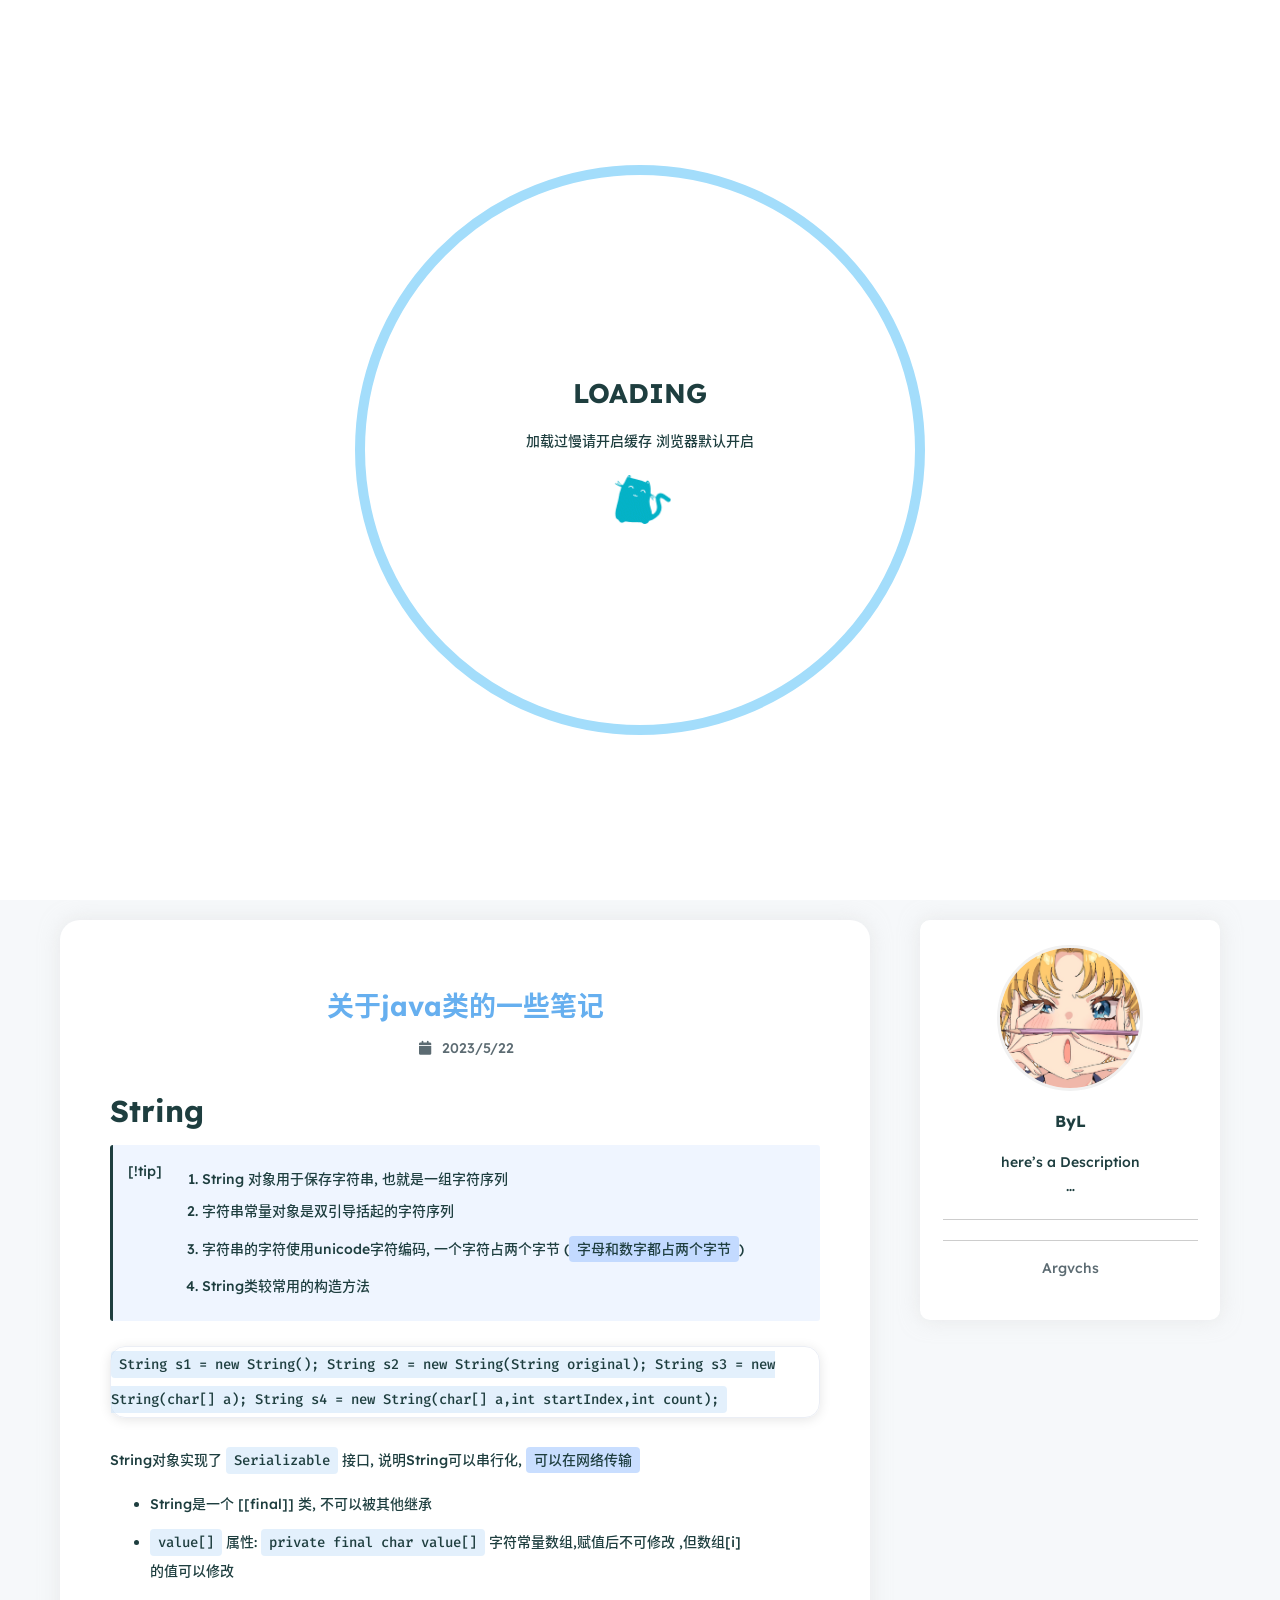
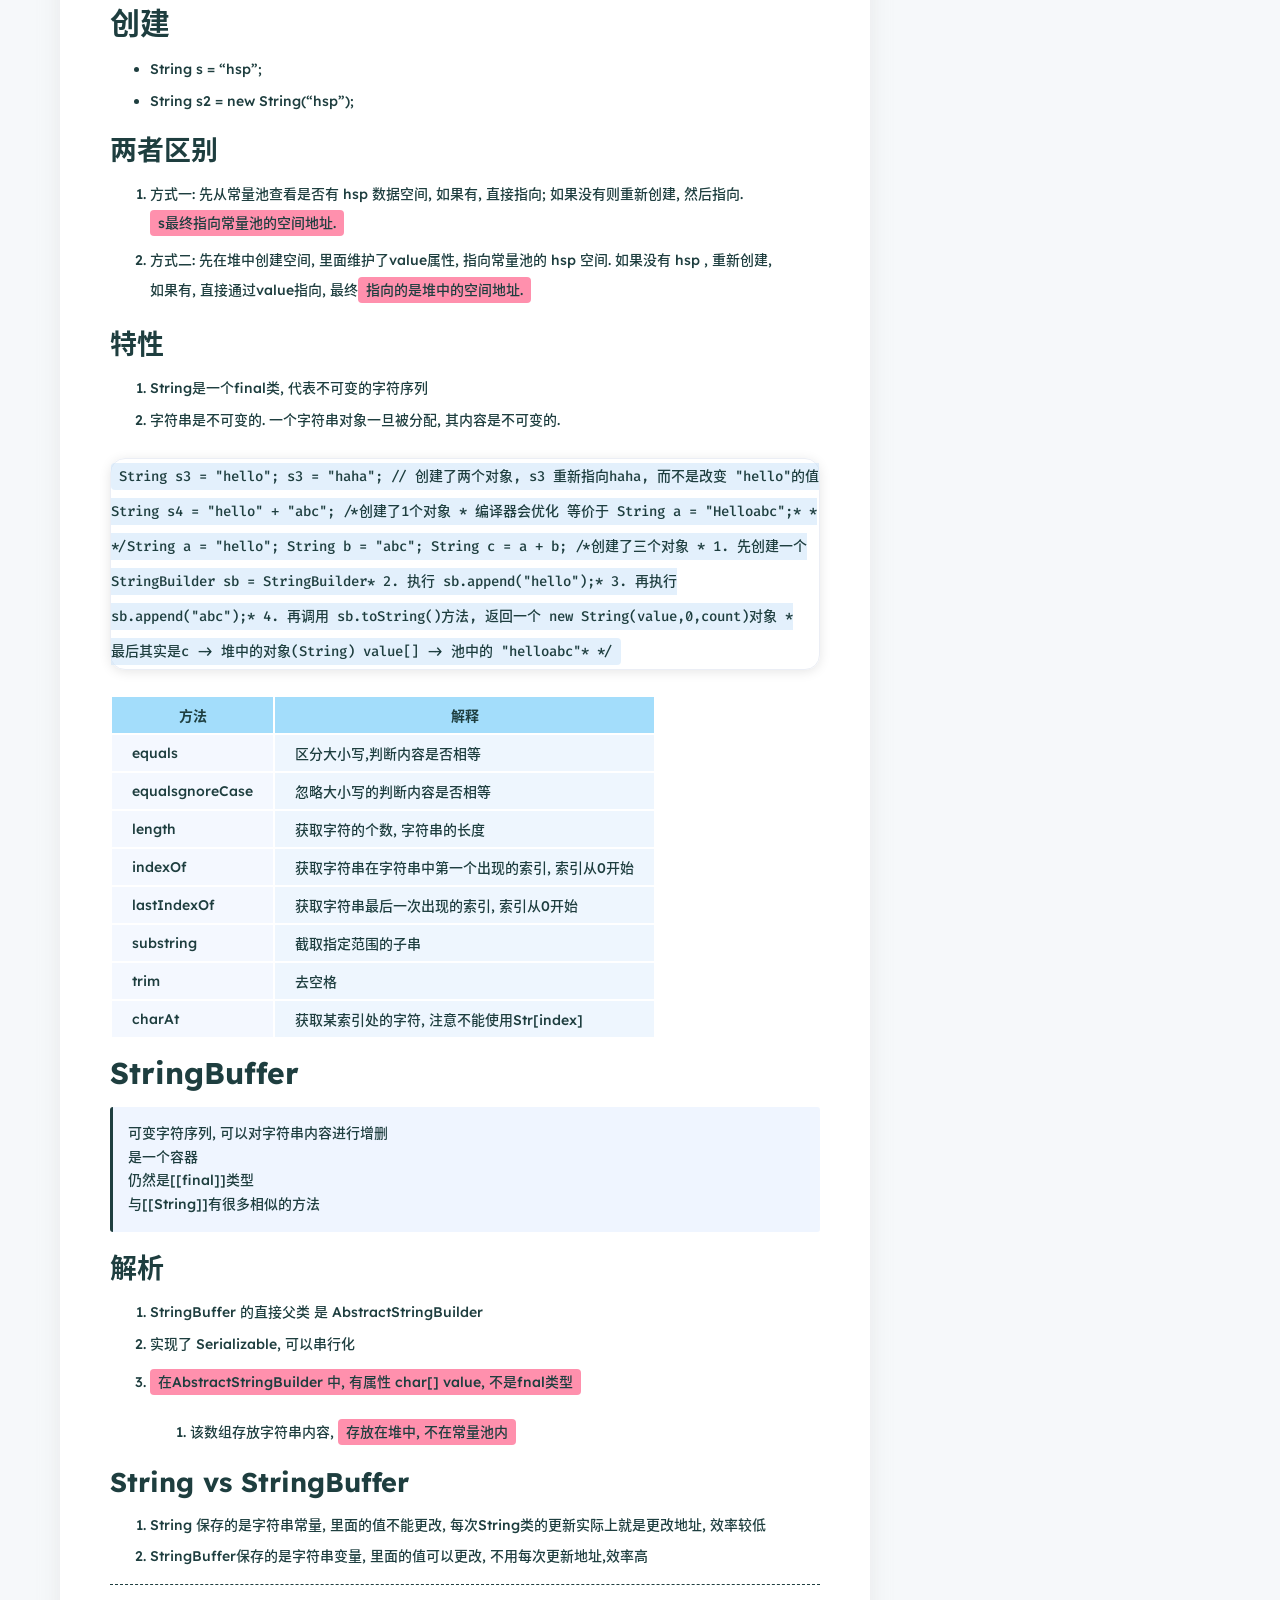
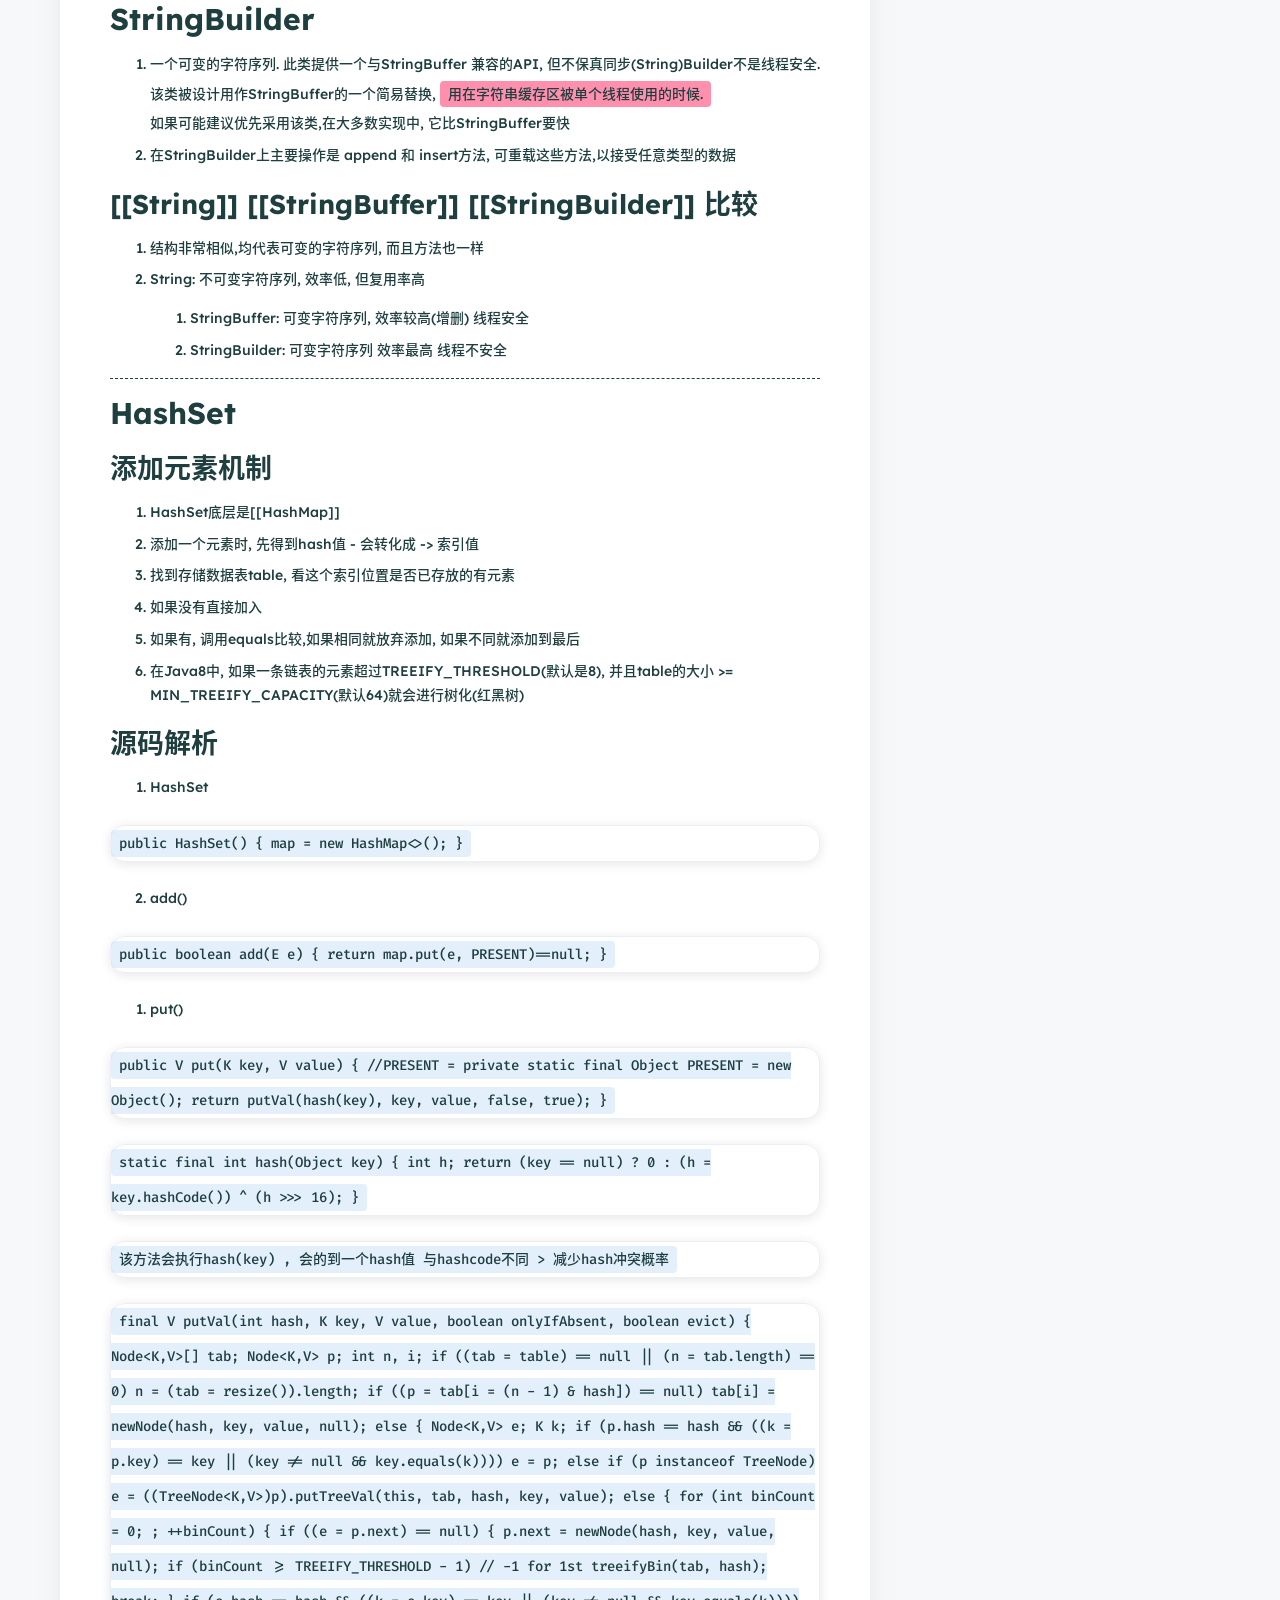
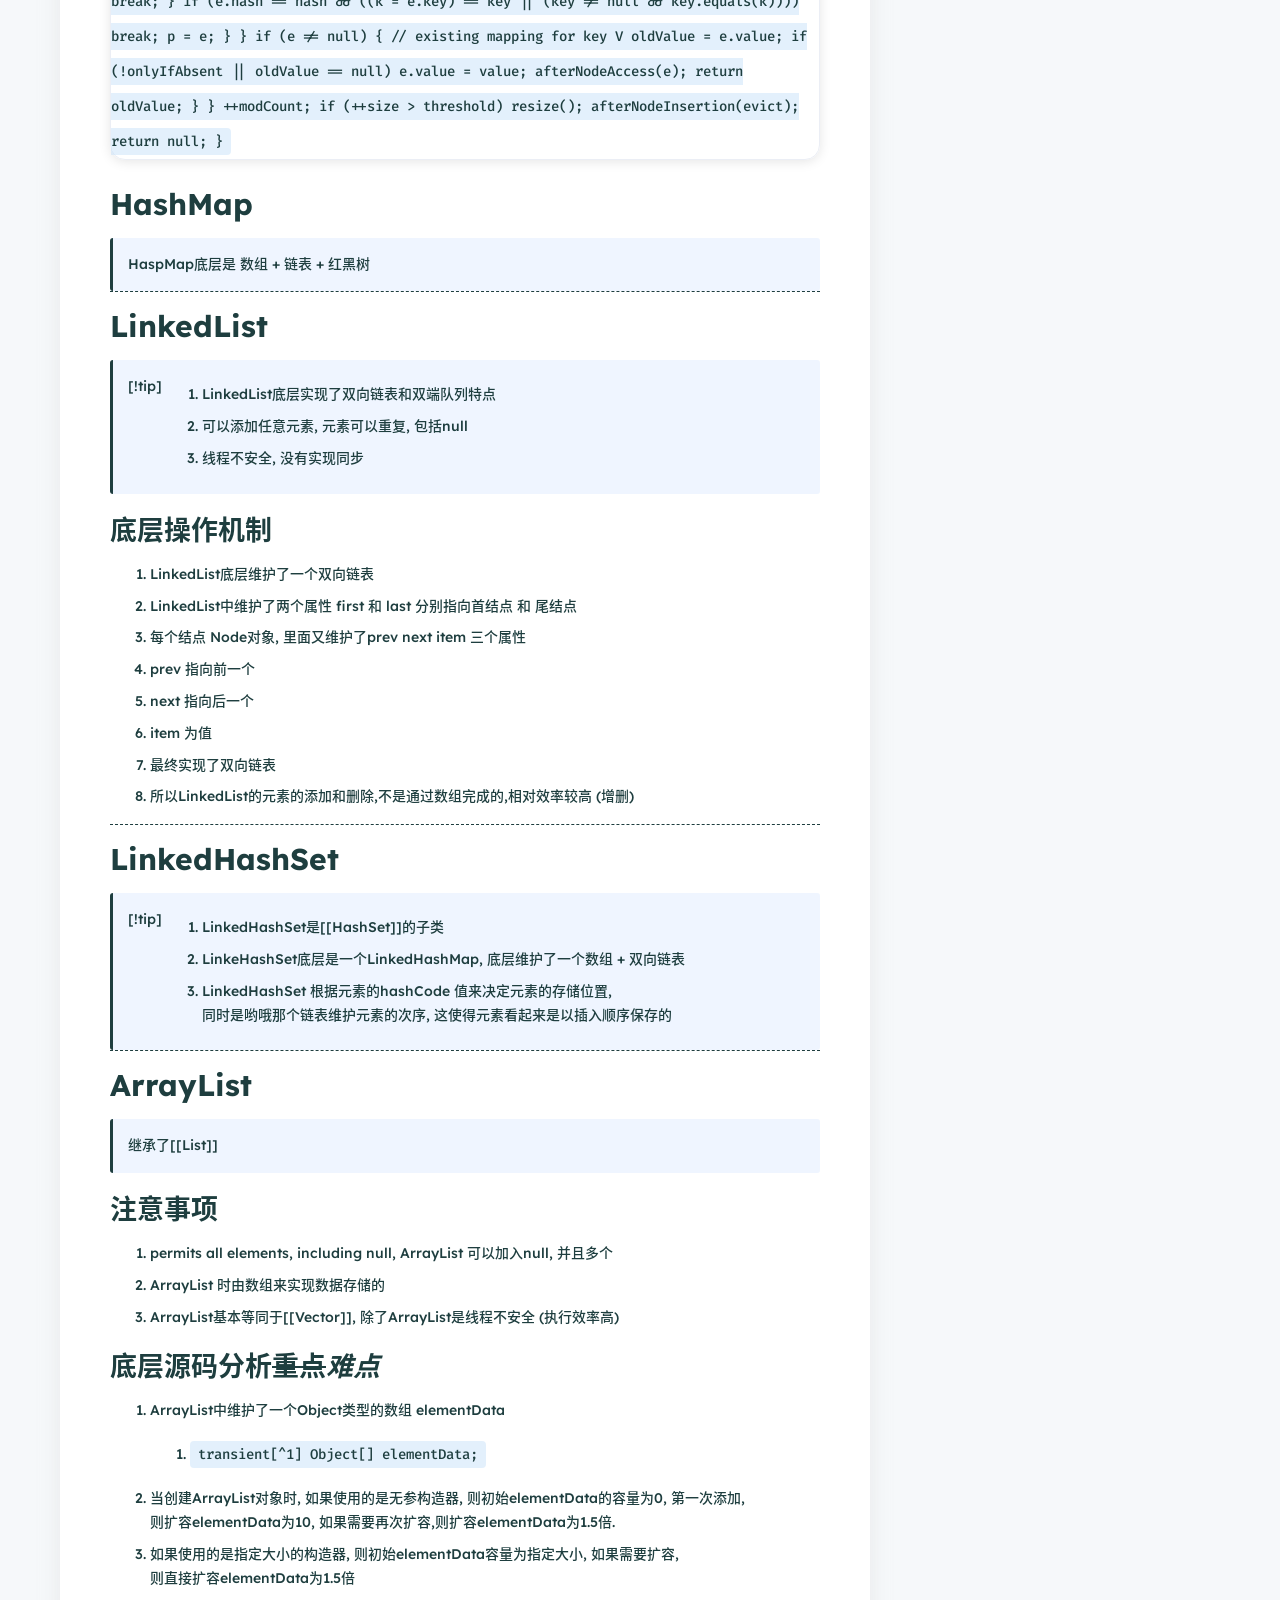
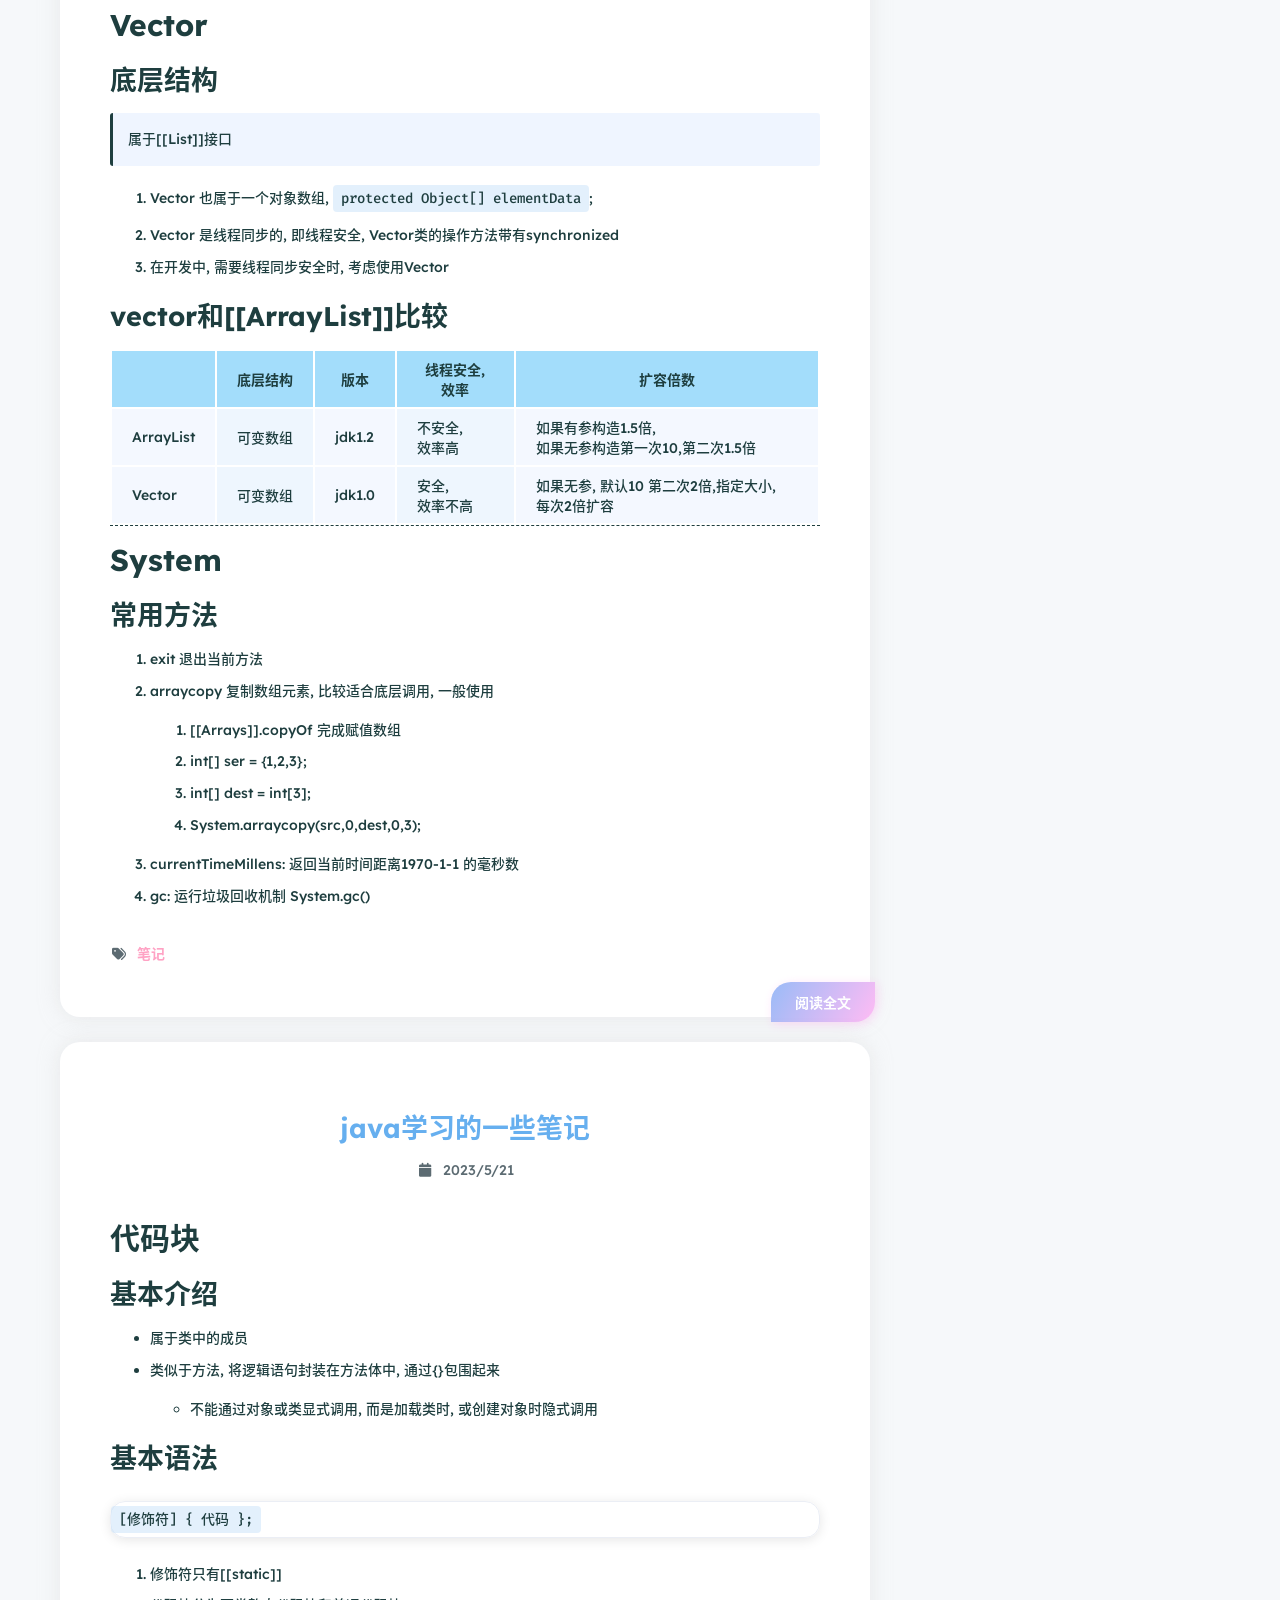
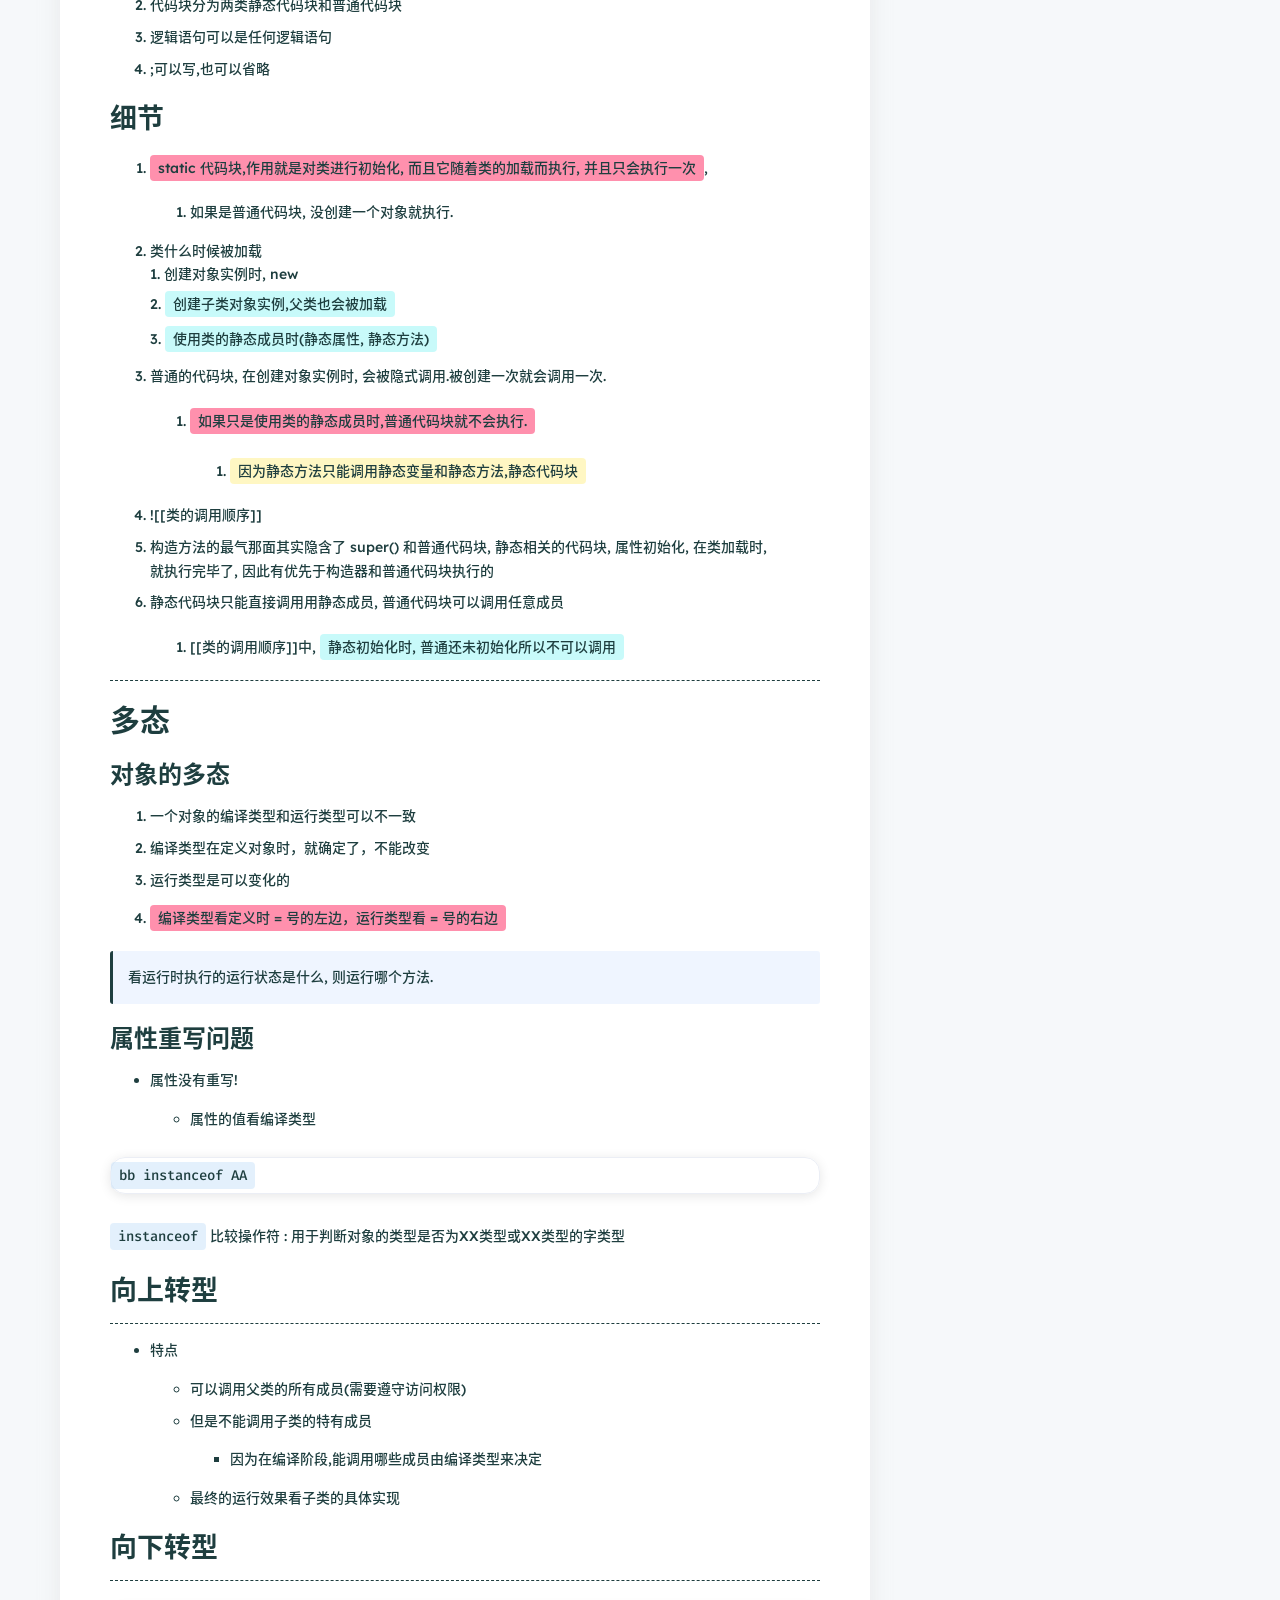
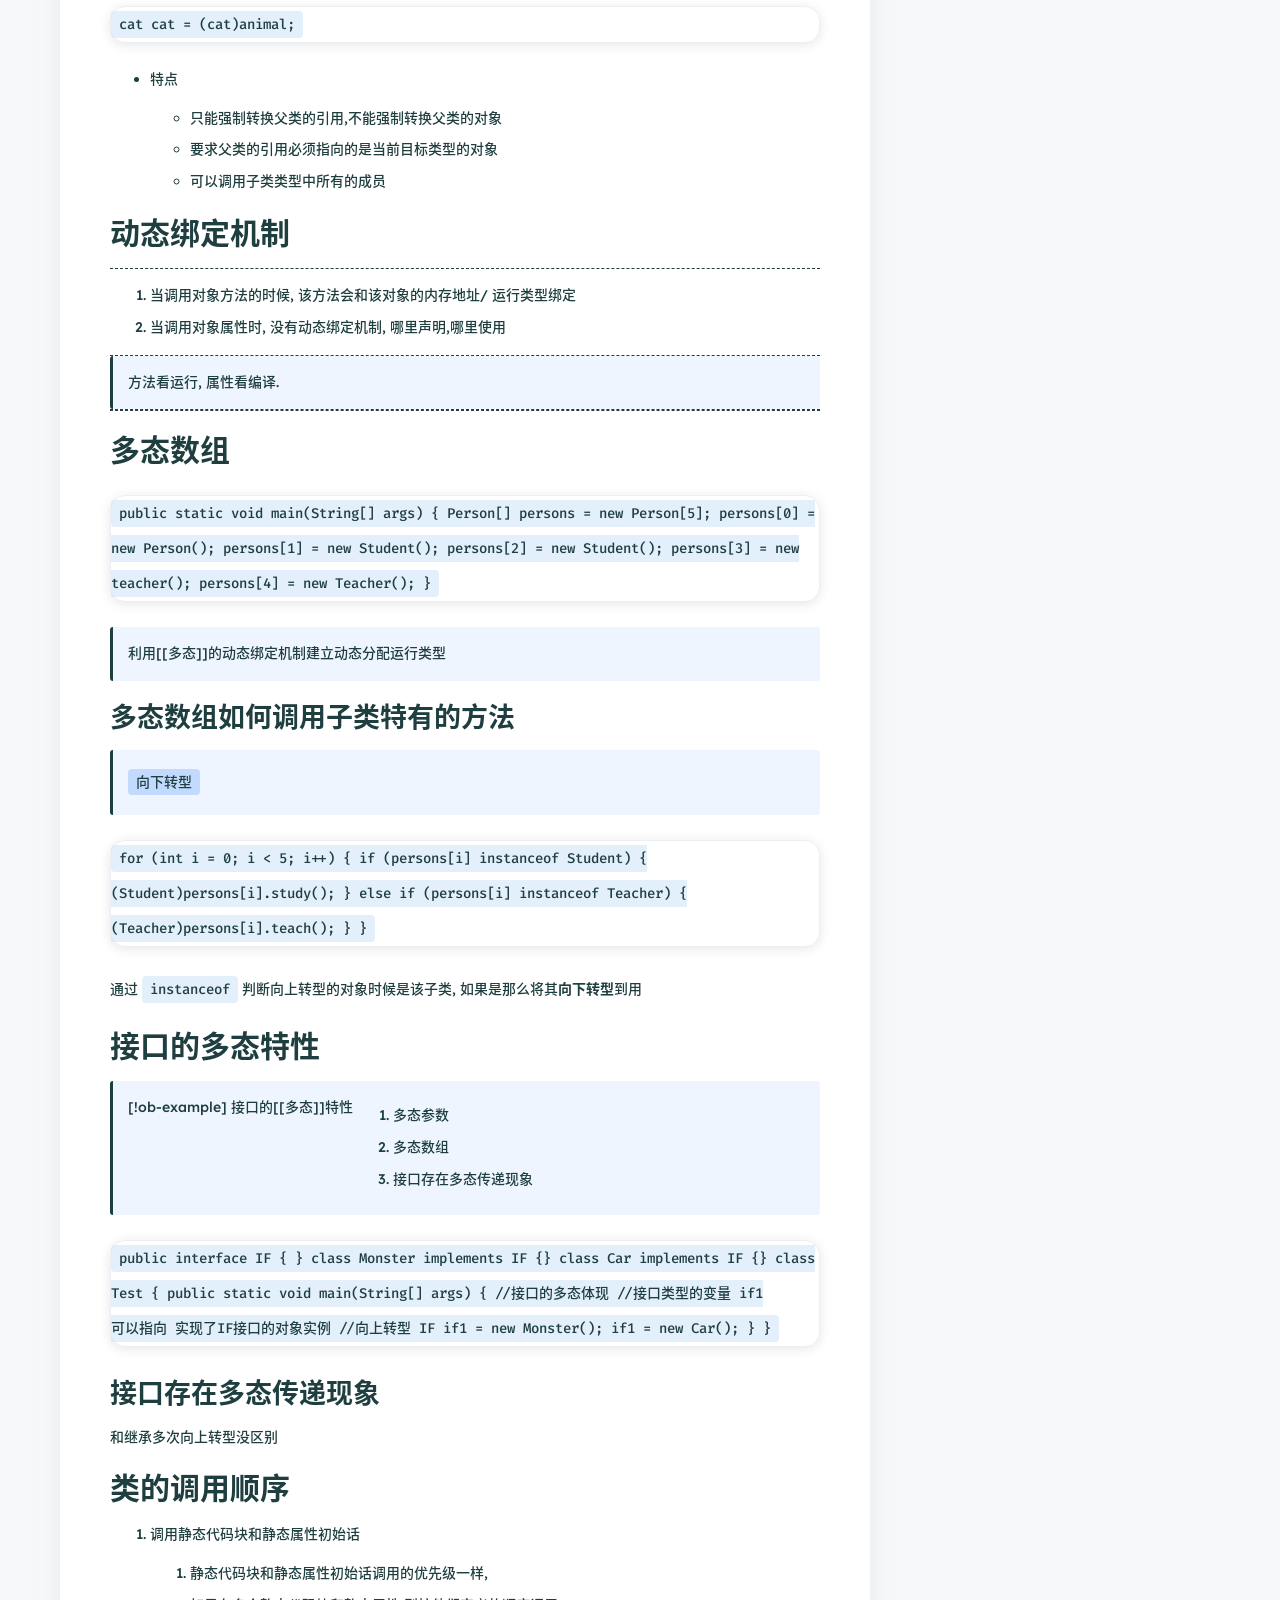
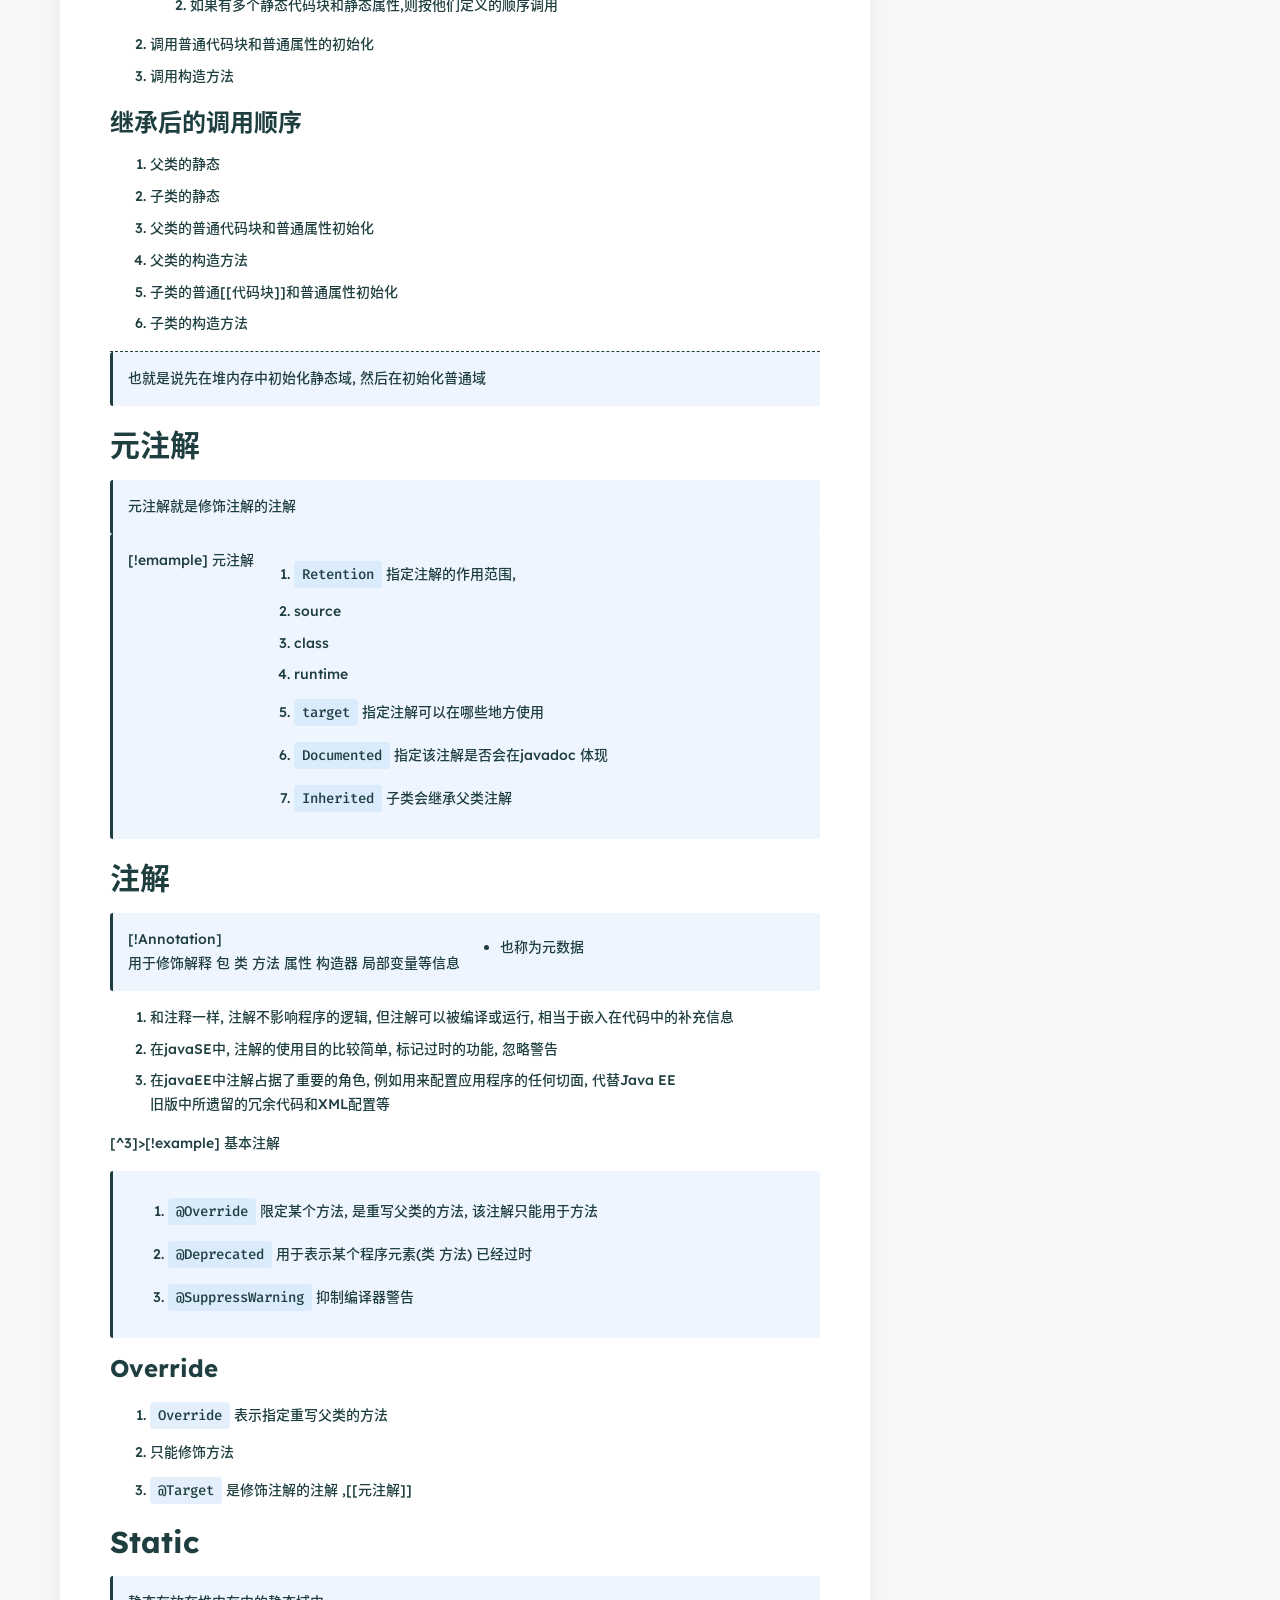
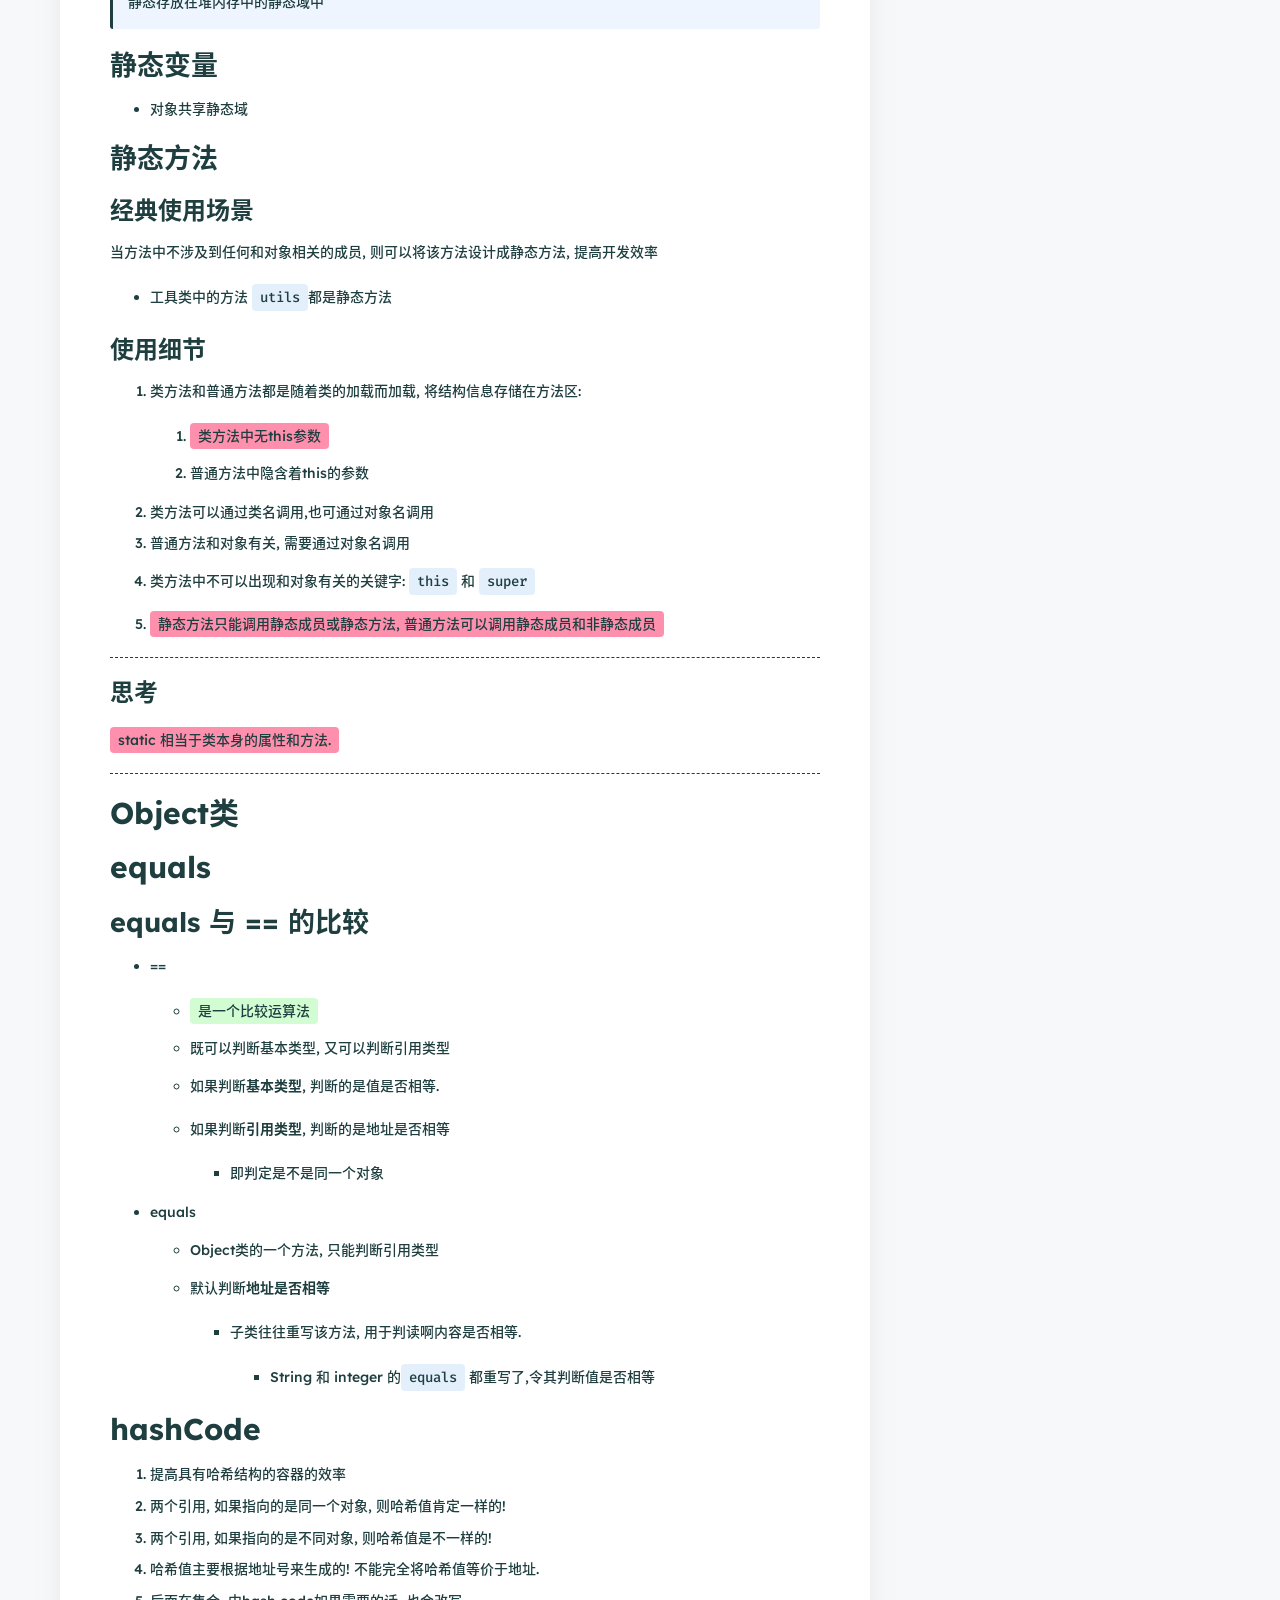
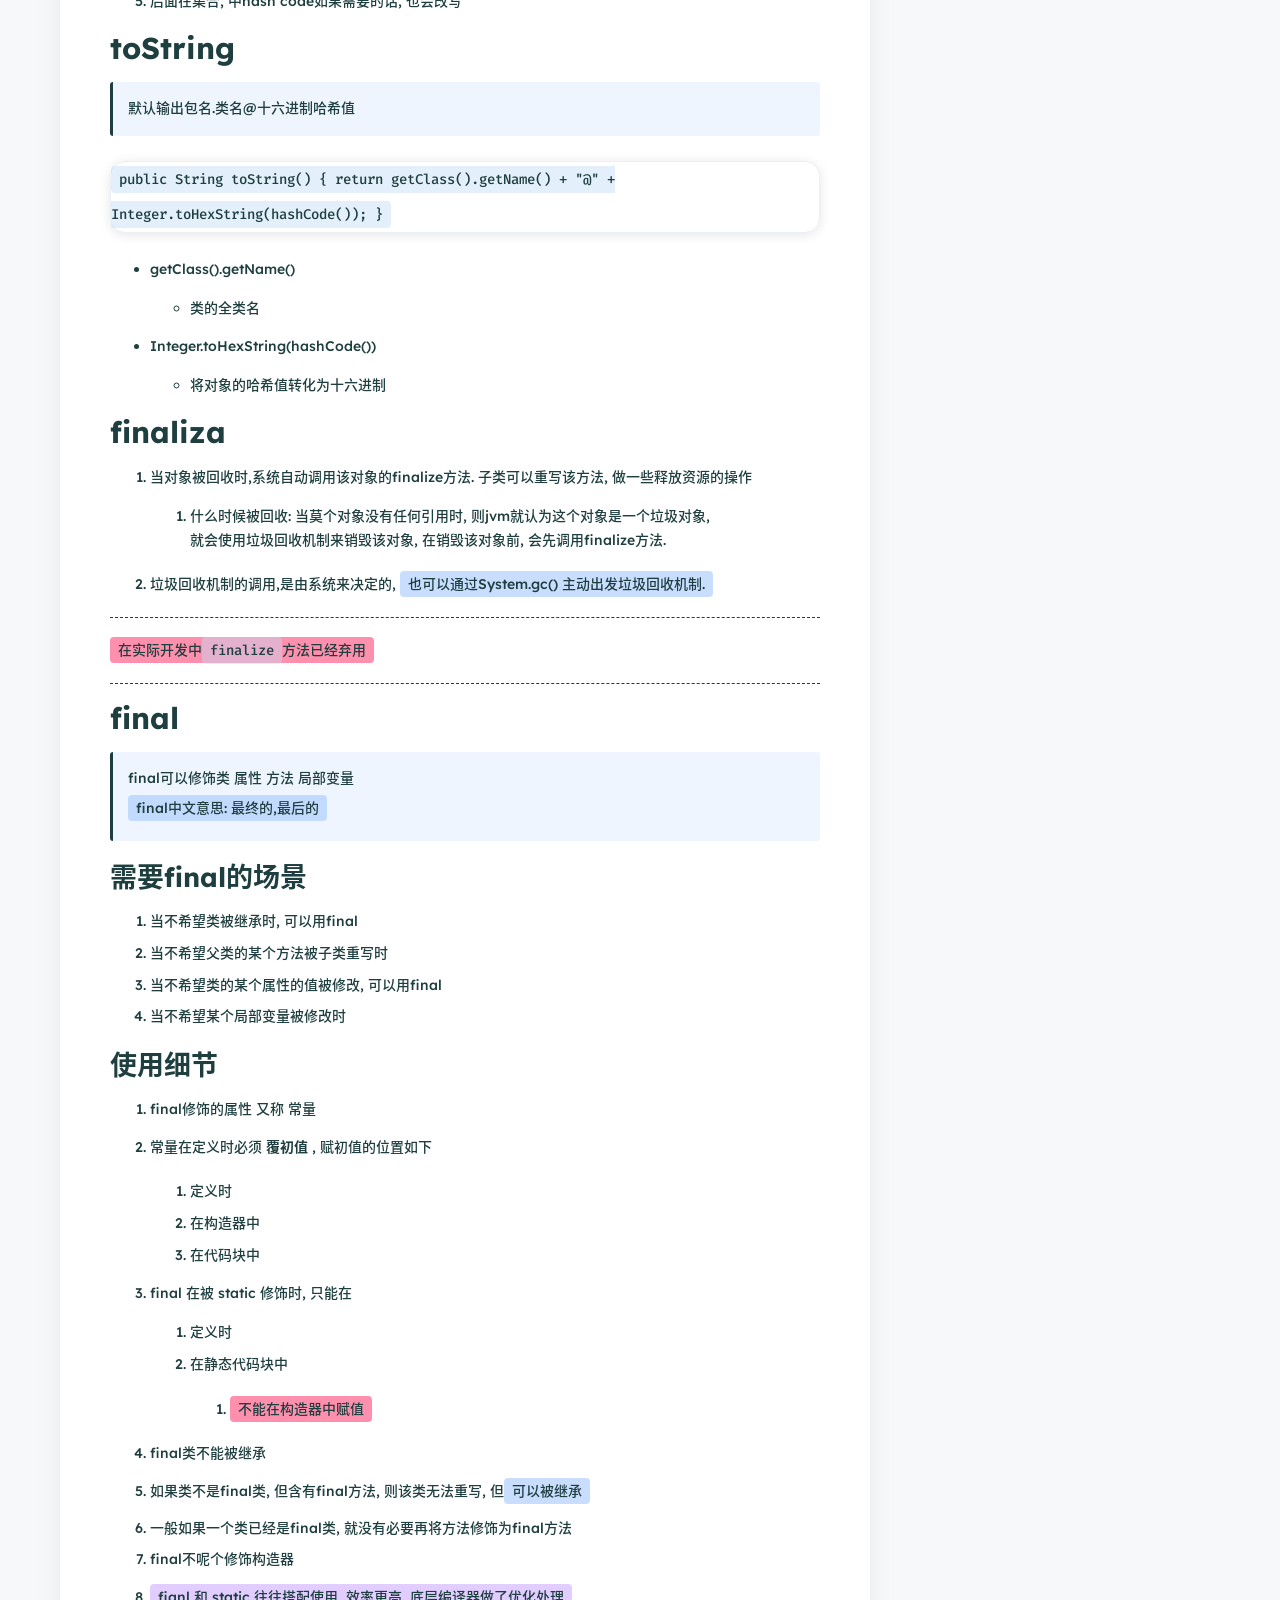
<file: index.html>
<!DOCTYPE html>
<html lang="en">
    <head>
        <meta charset="utf-8" />
        <title>ByL的小窝</title>
        <meta name="author" content="ByL" />
        <meta name="description" content="" />
        <meta name="keywords" content="" />
        <meta name="viewport" content="width=device-width, initial-scale=1.0, maximum-scale=1.0, user-scalable=0" />
        <link rel="icon" href="/" />
        <script src="https://cdn.staticfile.org/vue/3.2.47/vue.global.prod.min.js"></script>
<link rel="stylesheet" href="https://cdn.staticfile.org/font-awesome/6.3.0/css/all.min.css" />
<link rel="stylesheet" href="/css/fonts.min.css" />
<script> const mixins = {}; </script>

<script src="https://polyfill.io/v3/polyfill.min.js?features=default"></script>


<script src="https://cdn.staticfile.org/highlight.js/11.7.0/highlight.min.js"></script>
<link
    rel="stylesheet"
    href="https://cdn.staticfile.org/highlight.js/11.7.0/styles/github.min.css"
/>
<script src="/js/lib/highlight.js"></script>


<script src="https://cdn.staticfile.org/KaTeX/0.16.4/katex.min.js"></script>
<script src="https://cdn.staticfile.org/KaTeX/0.16.4/contrib/auto-render.min.js"></script>
<link rel="stylesheet" href="https://cdn.staticfile.org/KaTeX/0.16.4/katex.min.css" />
<script src="/js/lib/math.js"></script>


<script src="/js/lib/preview.js"></script>





<script src="/js/lib/home.js"></script>

<link rel="stylesheet" href="/css/main.css" />

    <meta name="generator" content="Hexo 6.3.0"></head>
    <body>
        <div id="layout">
            <transition name="fade">
                <div id="loading" v-show="loading">
                    <div id="loading-circle">
                        <h2>LOADING</h2>
                        <p>加载过慢请开启缓存 浏览器默认开启</p>
                        <img src="/images/loading.gif" />
                    </div>
                </div>
            </transition>
            <nav id="menu" :class="{ hidden: hiddenMenu, 'menu-color': menuColor}">
    <div id="desktop-menu">
        <a class="title" href="/">
            <span>BYL的小窝</span>
        </a>
        
        <a href="/">
            <i class="fa-solid fa-house fa-fw"></i>
            <span>&ensp;Home</span>
        </a>
        
        <a href="/about">
            <i class="fa-solid fa-id-card fa-fw"></i>
            <span>&ensp;About</span>
        </a>
        
        <a href="/archives">
            <i class="fa-solid fa-box-archive fa-fw"></i>
            <span>&ensp;Archives</span>
        </a>
        
        <a href="/categories">
            <i class="fa-solid fa-bookmark fa-fw"></i>
            <span>&ensp;Categories</span>
        </a>
        
        <a href="/tags">
            <i class="fa-solid fa-tags fa-fw"></i>
            <span>&ensp;Tags</span>
        </a>
        
    </div>
    <div id="mobile-menu">
        <div class="title" @click="showMenuItems = !showMenuItems">
            <i class="fa-solid fa-bars fa-fw"></i>
            <span>&emsp;BYL的小窝</span>
        </div>
        <transition name="slide">
            <div class="items" v-show="showMenuItems">
                
                <a href="/">
                    <div class="item">
                        <div style="min-width: 20px; max-width: 50px; width: 10%">
                            <i class="fa-solid fa-house fa-fw"></i>
                        </div>
                        <div style="min-width: 100px; max-width: 150%; width: 20%">Home</div>
                    </div>
                </a>
                
                <a href="/about">
                    <div class="item">
                        <div style="min-width: 20px; max-width: 50px; width: 10%">
                            <i class="fa-solid fa-id-card fa-fw"></i>
                        </div>
                        <div style="min-width: 100px; max-width: 150%; width: 20%">About</div>
                    </div>
                </a>
                
                <a href="/archives">
                    <div class="item">
                        <div style="min-width: 20px; max-width: 50px; width: 10%">
                            <i class="fa-solid fa-box-archive fa-fw"></i>
                        </div>
                        <div style="min-width: 100px; max-width: 150%; width: 20%">Archives</div>
                    </div>
                </a>
                
                <a href="/categories">
                    <div class="item">
                        <div style="min-width: 20px; max-width: 50px; width: 10%">
                            <i class="fa-solid fa-bookmark fa-fw"></i>
                        </div>
                        <div style="min-width: 100px; max-width: 150%; width: 20%">Categories</div>
                    </div>
                </a>
                
                <a href="/tags">
                    <div class="item">
                        <div style="min-width: 20px; max-width: 50px; width: 10%">
                            <i class="fa-solid fa-tags fa-fw"></i>
                        </div>
                        <div style="min-width: 100px; max-width: 150%; width: 20%">Tags</div>
                    </div>
                </a>
                
            </div>
        </transition>
    </div>
</nav>
<transition name="fade">
    <div id="menu-curtain" @click="showMenuItems = !showMenuItems" v-show="showMenuItems"></div>
</transition>

            <transition name="into">
                <div id="main" v-show="!loading">
                    <div id="home-head">
    <div id="home-background" ref="homeBackground" data-images="/images/background.jpg"></div>
    <div id="home-info" @click="homeClick">
        <span class="loop"></span>
        <span class="loop"></span>
        <span class="loop"></span>
        <span class="loop"></span>
        <span class="info">
            <div class="wrap">
                <h1>ByL的小窝</h1>
                <h3></h3>
                <h5></h5>
            </div>
        </span>
    </div>
</div>
<div id="home-posts-wrap"  ref="homePostsWrap">
    <div id="home-posts">
        

<div class="post">
    <a href="/p/7e955098.html">
        <h2 class="post-title">关于java类的一些笔记</h2>
    </a>
    <div class="category-and-date">
        
        <span class="date">
            <span class="icon">
                <i class="fa-solid fa-calendar fa-fw"></i>
            </span>
            2023/5/22
        </span>
        
        
    </div>
    <div class="description">
        <div class="content" v-pre>
            
            <span id="more"></span>
<h1>String</h1>
<blockquote>
<p>[!tip]</p>
<ol>
<li>String 对象用于保存字符串, 也就是一组字符序列</li>
<li>字符串常量对象是双引导括起的字符序列</li>
<li>字符串的字符使用unicode字符编码, 一个字符占两个字节 (<mark style="background: #ADCCFFA6;">字母和数字都占两个字节</mark>)</li>
<li>String类较常用的构造方法</li>
</ol>
</blockquote>
<pre><code class="language-java">String s1 = new String();
String s2 = new String(String original);
String s3 = new String(char[] a);
String s4 = new String(char[] a,int startIndex,int count);
</code></pre>
<p>String对象实现了 <code>Serializable</code> 接口, 说明String可以串行化, <mark style="background: #ADCCFFA6;">可以在网络传输</mark></p>
<ul>
<li>String是一个 [[final]] 类, 不可以被其他继承</li>
<li><code>value[]</code> 属性: <code>private final char value[]</code> 字符常量数组,赋值后不可修改 ,但数组[i] 的值可以修改</li>
</ul>
<h1>创建</h1>
<ul>
<li>String s = “hsp”;</li>
<li>String s2 = new String(“hsp”);</li>
</ul>
<h2 id="两者区别">两者区别</h2>
<ol>
<li>方式一: 先从常量池查看是否有 hsp 数据空间, 如果有, 直接指向; 如果没有则重新创建, 然后指向. <mark style="background: #FF5582A6;">s最终指向常量池的空间地址.</mark></li>
<li>方式二: 先在堆中创建空间, 里面维护了value属性, 指向常量池的 hsp 空间. 如果没有 hsp , 重新创建, 如果有, 直接通过value指向, 最终<mark style="background: #FF5582A6;">指向的是堆中的空间地址. </mark></li>
</ol>
<h2 id="特性">特性</h2>
<ol>
<li>String是一个final类, 代表不可变的字符序列</li>
<li>字符串是不可变的. 一个字符串对象一旦被分配, 其内容是不可变的.</li>
</ol>
<pre><code class="language-java">String s3 = &quot;hello&quot;;  
s3 = &quot;haha&quot;;  
// 创建了两个对象, s3 重新指向haha, 而不是改变 &quot;hello&quot;的值  
String s4 = &quot;hello&quot; + &quot;abc&quot;;  
/*创建了1个对象  
* 编译器会优化 等价于 String a = &quot;Helloabc&quot;;* 
* */String a = &quot;hello&quot;;  
String b = &quot;abc&quot;;  
String c = a + b;  
/*创建了三个对象  
* 1. 先创建一个 StringBuilder sb = StringBuilder* 2. 执行 sb.append(&quot;hello&quot;);* 3. 再执行 sb.append(&quot;abc&quot;);* 4. 再调用 sb.toString()方法, 返回一个 new String(value,0,count)对象  
* 最后其实是c -&gt; 堆中的对象(String) value[] -&gt; 池中的 &quot;helloabc&quot;* */
</code></pre>
<table>
<thead>
<tr>
<th>方法</th>
<th>解释</th>
</tr>
</thead>
<tbody>
<tr>
<td>equals</td>
<td>区分大小写,判断内容是否相等</td>
</tr>
<tr>
<td>equalsgnoreCase</td>
<td>忽略大小写的判断内容是否相等</td>
</tr>
<tr>
<td>length</td>
<td>获取字符的个数, 字符串的长度</td>
</tr>
<tr>
<td>indexOf</td>
<td>获取字符串在字符串中第一个出现的索引, 索引从0开始</td>
</tr>
<tr>
<td>lastIndexOf</td>
<td>获取字符串最后一次出现的索引, 索引从0开始</td>
</tr>
<tr>
<td>substring</td>
<td>截取指定范围的子串</td>
</tr>
<tr>
<td>trim</td>
<td>去空格</td>
</tr>
<tr>
<td>charAt</td>
<td>获取某索引处的字符, 注意不能使用Str[index]</td>
</tr>
</tbody>
</table>
<h1>StringBuffer</h1>
<blockquote>
<p>可变字符序列, 可以对字符串内容进行增删<br>
是一个容器<br>
仍然是[[final]]类型<br>
与[[String]]有很多相似的方法</p>
</blockquote>
<h2 id="解析">解析</h2>
<ol>
<li>StringBuffer 的直接父类 是 AbstractStringBuilder</li>
<li>实现了 Serializable, 可以串行化</li>
<li><mark style="background: #FF5582A6;">在AbstractStringBuilder 中, 有属性 char[] value, 不是fnal类型</mark>
<ol>
<li>该数组存放字符串内容, <mark style="background: #FF5582A6;">存放在堆中, 不在常量池内</mark></li>
</ol>
</li>
</ol>
<h2 id="String-vs-StringBuffer">String vs StringBuffer</h2>
<ol>
<li>String 保存的是字符串常量, 里面的值不能更改, 每次String类的更新实际上就是更改地址, 效率较低</li>
<li>StringBuffer保存的是字符串变量, 里面的值可以更改, 不用每次更新地址,效率高</li>
</ol>
<hr>
<h1>StringBuilder</h1>
<ol>
<li>一个可变的字符序列. 此类提供一个与StringBuffer 兼容的API, 但不保真同步(String)Builder不是线程安全. 该类被设计用作StringBuffer的一个简易替换, <mark style="background: #FF5582A6;">用在字符串缓存区被单个线程使用的时候.</mark> 如果可能建议优先采用该类,在大多数实现中, 它比StringBuffer要快</li>
<li>在StringBuilder上主要操作是 append 和 insert方法, 可重载这些方法,以接受任意类型的数据</li>
</ol>
<h2 id="String-StringBuffer-StringBuilder-比较">[[String]] [[StringBuffer]] [[StringBuilder]] 比较</h2>
<ol>
<li>结构非常相似,均代表可变的字符序列, 而且方法也一样</li>
<li>String: 不可变字符序列, 效率低, 但复用率高
<ol>
<li>StringBuffer: 可变字符序列, 效率较高(增删) 线程安全</li>
<li>StringBuilder: 可变字符序列 效率最高 线程不安全</li>
</ol>
</li>
</ol>
<hr>
<h1>HashSet</h1>
<h2 id="添加元素机制">添加元素机制</h2>
<ol>
<li>HashSet底层是[[HashMap]]</li>
<li>添加一个元素时, 先得到hash值 - 会转化成 -&gt; 索引值</li>
<li>找到存储数据表table, 看这个索引位置是否已存放的有元素</li>
<li>如果没有直接加入</li>
<li>如果有, 调用equals比较,如果相同就放弃添加, 如果不同就添加到最后</li>
<li>在Java8中, 如果一条链表的元素超过TREEIFY_THRESHOLD(默认是8), 并且table的大小 &gt;= MIN_TREEIFY_CAPACITY(默认64)就会进行树化(红黑树)</li>
</ol>
<h2 id="源码解析">源码解析</h2>
<ol>
<li>HashSet</li>
</ol>
<pre><code class="language-java">public HashSet() &#123;  
    map = new HashMap&lt;&gt;();  
&#125;
</code></pre>
<ol start="2">
<li>add()</li>
</ol>
<pre><code class="language-java">public boolean add(E e) &#123;  
    return map.put(e, PRESENT)==null;  
&#125;
</code></pre>
<ol>
<li>put()</li>
</ol>
<pre><code class="language-java">public V put(K key, V value) &#123;  //PRESENT = private static final Object PRESENT = new Object();
    return putVal(hash(key), key, value, false, true);  
&#125;
</code></pre>
<pre><code class="language-java">static final int hash(Object key) &#123;  
    int h;  
    return (key == null) ? 0 : (h = key.hashCode()) ^ (h &gt;&gt;&gt; 16);  
&#125;
</code></pre>
<pre><code>该方法会执行hash(key) , 会的到一个hash值
	与hashcode不同
	&gt; 减少hash冲突概率
</code></pre>
<pre><code class="language-java">final V putVal(int hash, K key, V value, boolean onlyIfAbsent,  
               boolean evict) &#123;  
    Node&lt;K,V&gt;[] tab; Node&lt;K,V&gt; p; int n, i;  
    if ((tab = table) == null || (n = tab.length) == 0)  
        n = (tab = resize()).length;  
    if ((p = tab[i = (n - 1) &amp; hash]) == null)  
        tab[i] = newNode(hash, key, value, null);  
    else &#123;  
        Node&lt;K,V&gt; e; K k;  
        if (p.hash == hash &amp;&amp;  
            ((k = p.key) == key || (key != null &amp;&amp; key.equals(k))))  
            e = p;  
        else if (p instanceof TreeNode)  
            e = ((TreeNode&lt;K,V&gt;)p).putTreeVal(this, tab, hash, key, value);  
        else &#123;  
            for (int binCount = 0; ; ++binCount) &#123;  
                if ((e = p.next) == null) &#123;  
                    p.next = newNode(hash, key, value, null);  
                    if (binCount &gt;= TREEIFY_THRESHOLD - 1) // -1 for 1st  
                        treeifyBin(tab, hash);  
                    break;  
                &#125;  
                if (e.hash == hash &amp;&amp;  
                    ((k = e.key) == key || (key != null &amp;&amp; key.equals(k))))  
                    break;  
                p = e;  
            &#125;  
        &#125;  
        if (e != null) &#123; // existing mapping for key  
            V oldValue = e.value;  
            if (!onlyIfAbsent || oldValue == null)  
                e.value = value;  
            afterNodeAccess(e);  
            return oldValue;  
        &#125;  
    &#125;  
    ++modCount;  
    if (++size &gt; threshold)  
        resize();  
    afterNodeInsertion(evict);  
    return null;  
&#125;
</code></pre>
<h1>HashMap</h1>
<blockquote>
<p>HaspMap底层是 数组 + 链表 + 红黑树</p>
</blockquote>
<hr>
<h1>LinkedList</h1>
<blockquote>
<p>[!tip]</p>
<ol>
<li>LinkedList底层实现了双向链表和双端队列特点</li>
<li>可以添加任意元素, 元素可以重复, 包括null</li>
<li>线程不安全, 没有实现同步</li>
</ol>
</blockquote>
<h2 id="底层操作机制">底层操作机制</h2>
<ol>
<li>LinkedList底层维护了一个双向链表</li>
<li>LinkedList中维护了两个属性 first 和 last 分别指向首结点 和 尾结点</li>
<li>每个结点 Node对象, 里面又维护了prev next item 三个属性</li>
<li>prev 指向前一个</li>
<li>next 指向后一个</li>
<li>item 为值</li>
<li>最终实现了双向链表</li>
<li>所以LinkedList的元素的添加和删除,不是通过数组完成的,相对效率较高 (增删)</li>
</ol>
<hr>
<h1>LinkedHashSet</h1>
<blockquote>
<p>[!tip]</p>
<ol>
<li>LinkedHashSet是[[HashSet]]的子类</li>
<li>LinkeHashSet底层是一个LinkedHashMap, 底层维护了一个数组 + 双向链表</li>
<li>LinkedHashSet 根据元素的hashCode 值来决定元素的存储位置, 同时是哟哦那个链表维护元素的次序, 这使得元素看起来是以插入顺序保存的</li>
</ol>
</blockquote>
<hr>
<h1>ArrayList</h1>
<blockquote>
<p>继承了[[List]]</p>
</blockquote>
<h2 id="注意事项">注意事项</h2>
<ol>
<li>permits all elements, including null, ArrayList 可以加入null, 并且多个</li>
<li>ArrayList 时由数组来实现数据存储的</li>
<li>ArrayList基本等同于[[Vector]], 除了ArrayList是线程不安全 (执行效率高)</li>
</ol>
<h2 id="底层源码分析重点难点">底层源码分析<s>重点</s><em>难点</em></h2>
<ol>
<li>ArrayList中维护了一个Object类型的数组 elementData
<ol>
<li><code>transient[^1] Object[] elementData;</code></li>
</ol>
</li>
<li>当创建ArrayList对象时, 如果使用的是无参构造器, 则初始elementData的容量为0, 第一次添加, 则扩容elementData为10, 如果需要再次扩容,则扩容elementData为1.5倍.</li>
<li>如果使用的是指定大小的构造器, 则初始elementData容量为指定大小, 如果需要扩容,则直接扩容elementData为1.5倍</li>
</ol>
<h1>Vector</h1>
<h2 id="底层结构">底层结构</h2>
<blockquote>
<p>属于[[List]]接口</p>
</blockquote>
<ol>
<li>Vector 也属于一个对象数组, <code>protected Object[] elementData</code>;</li>
<li>Vector 是线程同步的, 即线程安全, Vector类的操作方法带有synchronized</li>
<li>在开发中, 需要线程同步安全时, 考虑使用Vector</li>
</ol>
<h2 id="vector和-ArrayList-比较">vector和[[ArrayList]]比较</h2>
<table>
<thead>
<tr>
<th></th>
<th>底层结构</th>
<th>版本</th>
<th>线程安全,效率</th>
<th>扩容倍数</th>
</tr>
</thead>
<tbody>
<tr>
<td>ArrayList</td>
<td>可变数组</td>
<td>jdk1.2</td>
<td>不安全,效率高</td>
<td>如果有参构造1.5倍,如果无参构造第一次10,第二次1.5倍</td>
</tr>
<tr>
<td>Vector</td>
<td>可变数组</td>
<td>jdk1.0</td>
<td>安全,效率不高</td>
<td>如果无参, 默认10 第二次2倍,指定大小,每次2倍扩容</td>
</tr>
</tbody>
</table>
<hr>
<h1>System</h1>
<h2 id="常用方法">常用方法</h2>
<ol>
<li>exit 退出当前方法</li>
<li>arraycopy 复制数组元素, 比较适合底层调用, 一般使用
<ol>
<li>[[Arrays]].copyOf 完成赋值数组</li>
<li>int[] ser = {1,2,3};</li>
<li>int[] dest = int[3];</li>
<li>System.arraycopy(src,0,dest,0,3);</li>
</ol>
</li>
<li>currentTimeMillens: 返回当前时间距离1970-1-1 的毫秒数</li>
<li>gc: 运行垃圾回收机制 System.gc()</li>
</ol>

            
        </div>
    </div>
    <div class="post-tags">
        
        <span class="icon">
            <i class="fa-solid fa-tags fa-fw"></i>
        </span>
        
        
        <span class="tag">
            
            <a href="/tags/%E7%AC%94%E8%AE%B0/" style="color: #ffa2c4">笔记</a>
        </span>
        
    </div>
    <a href="/p/7e955098.html" class="go-post">阅读全文</a>
</div>

<div class="post">
    <a href="/p/fd8e9709.html">
        <h2 class="post-title">java学习的一些笔记</h2>
    </a>
    <div class="category-and-date">
        
        <span class="date">
            <span class="icon">
                <i class="fa-solid fa-calendar fa-fw"></i>
            </span>
            2023/5/21
        </span>
        
        
    </div>
    <div class="description">
        <div class="content" v-pre>
            
            <span id="more"></span>
<h1>代码块</h1>
<h2 id="基本介绍">基本介绍</h2>
<ul>
<li>属于类中的成员</li>
<li>类似于方法, 将逻辑语句封装在方法体中, 通过{}包围起来
<ul>
<li>不能通过对象或类显式调用, 而是加载类时, 或创建对象时隐式调用</li>
</ul>
</li>
</ul>
<h2 id="基本语法">基本语法</h2>
<pre><code>[修饰符] &#123;
	代码
&#125;;
</code></pre>
<ol>
<li>修饰符只有[[static]]</li>
<li>代码块分为两类静态代码块和普通代码块</li>
<li>逻辑语句可以是任何逻辑语句</li>
<li>;可以写,也可以省略</li>
</ol>
<h2 id="细节">细节</h2>
<ol>
<li><mark style="background: #FF5582A6;">static 代码块,作用就是对类进行初始化, 而且它随着类的加载而执行, 并且只会执行一次</mark>,
<ol>
<li>如果是普通代码块, 没创建一个对象就执行.</li>
</ol>
</li>
<li>类什么时候被加载<br>
1. 创建对象实例时, new<br>
2. <mark style="background: #ABF7F7A6;">创建子类对象实例,父类也会被加载</mark><br>
3. <mark style="background: #ABF7F7A6;">使用类的静态成员时(静态属性, 静态方法)</mark></li>
<li>普通的代码块, 在创建对象实例时, 会被隐式调用.被创建一次就会调用一次.
<ol>
<li><mark style="background: #FF5582A6;">如果只是使用类的静态成员时,普通代码块就不会执行.</mark>
<ol>
<li><mark style="background: #FFF3A3A6;">因为静态方法只能调用静态变量和静态方法,静态代码块</mark></li>
</ol>
</li>
</ol>
</li>
<li>![[类的调用顺序]]</li>
<li>构造方法的最气那面其实隐含了 super() 和普通代码块, 静态相关的代码块, 属性初始化, 在类加载时, 就执行完毕了, 因此有优先于构造器和普通代码块执行的</li>
<li>静态代码块只能直接调用用静态成员, 普通代码块可以调用任意成员
<ol>
<li>[[类的调用顺序]]中, <mark style="background: #ABF7F7A6;">静态初始化时, 普通还未初始化所以不可以调用</mark></li>
</ol>
</li>
</ol>
<hr>
<h1>多态</h1>
<h3 id="对象的多态">对象的多态</h3>
<ol>
<li>一个对象的编译类型和运行类型可以不一致</li>
<li>编译类型在定义对象时，就确定了，不能改变</li>
<li>运行类型是可以变化的</li>
<li><mark style="background: #FF5582A6;">编译类型看定义时 = 号的左边，运行类型看 = 号的右边</mark></li>
</ol>
<blockquote>
<p>看运行时执行的运行状态是什么, 则运行哪个方法.</p>
</blockquote>
<h3 id="属性重写问题">属性重写问题</h3>
<ul>
<li>属性没有重写!
<ul>
<li>属性的值看编译类型</li>
</ul>
</li>
</ul>
<pre><code class="language-java">bb instanceof AA
</code></pre>
<p><code>instanceof</code> 比较操作符 : 用于判断对象的类型是否为XX类型或XX类型的字类型</p>
<h2 id="向上转型">向上转型</h2>
<hr>
<ul>
<li>特点
<ul>
<li>可以调用父类的所有成员(需要遵守访问权限)</li>
<li>但是不能调用子类的特有成员
<ul>
<li>因为在编译阶段,能调用哪些成员由编译类型来决定</li>
</ul>
</li>
<li>最终的运行效果看子类的具体实现</li>
</ul>
</li>
</ul>
<h2 id="向下转型">向下转型</h2>
<hr>
<pre><code class="language-java">cat cat = (cat)animal;
</code></pre>
<ul>
<li>特点
<ul>
<li>只能强制转换父类的引用,不能强制转换父类的对象</li>
<li>要求父类的引用必须指向的是当前目标类型的对象</li>
<li>可以调用子类类型中所有的成员</li>
</ul>
</li>
</ul>
<h1>动态绑定机制</h1>
<hr>
<ol>
<li>当调用对象方法的时候, 该方法会和该对象的内存地址/ 运行类型绑定</li>
<li>当调用对象属性时, 没有动态绑定机制, 哪里声明,哪里使用</li>
</ol>
<hr>
<blockquote>
<p>方法看运行, 属性看编译.</p>
</blockquote>
<hr>
<hr>
<h1>多态数组</h1>
<pre><code class="language-java">public static void main(String[] args) &#123;  
    Person[] persons = new Person[5];  
    persons[0] = new Person();  
    persons[1] = new Student();  
    persons[2] = new Student();  
    persons[3] = new teacher();  
    persons[4] = new Teacher();  
&#125;
</code></pre>
<blockquote>
<p>利用[[多态]]的动态绑定机制建立动态分配运行类型</p>
</blockquote>
<h2 id="多态数组如何调用子类特有的方法">多态数组如何调用子类特有的方法</h2>
<blockquote>
<p><mark style="background: #ADCCFFA6;">向下转型</mark></p>
</blockquote>
<pre><code class="language-java">for (int i = 0; i &lt; 5; i++) &#123;  
    if (persons[i] instanceof Student) &#123;  
        (Student)persons[i].study();  
    &#125; else if (persons[i] instanceof Teacher) &#123;  
        (Teacher)persons[i].teach();  
    &#125;  
&#125;
</code></pre>
<p>通过 <code>instanceof</code> 判断向上转型的对象时候是该子类, 如果是那么将其<strong>向下转型</strong>到用</p>
<h1>接口的多态特性</h1>
<blockquote>
<p>[!ob-example] 接口的[[多态]]特性</p>
<ol>
<li>多态参数</li>
<li>多态数组</li>
<li>接口存在多态传递现象</li>
</ol>
</blockquote>
<pre><code class="language-java">public interface IF &#123;  
&#125;  
  
class Monster implements IF &#123;&#125;  
class Car implements IF &#123;&#125;  
  
class Test &#123;  
    public static void main(String[] args) &#123; 
	    //接口的多态体现
	    //接口类型的变量 if1 可以指向 实现了IF接口的对象实例
	    //向上转型 
        IF if1 = new Monster();  
        if1 = new Car();  
    &#125;  
&#125;
</code></pre>
<h2 id="接口存在多态传递现象">接口存在多态传递现象</h2>
<p>和继承多次向上转型没区别</p>
<h1>类的调用顺序</h1>
<ol>
<li>调用静态代码块和静态属性初始话
<ol>
<li>静态代码块和静态属性初始话调用的优先级一样,</li>
<li>如果有多个静态代码块和静态属性,则按他们定义的顺序调用</li>
</ol>
</li>
<li>调用普通代码块和普通属性的初始化</li>
<li>调用构造方法</li>
</ol>
<h3 id="继承后的调用顺序">继承后的调用顺序</h3>
<ol>
<li>父类的静态</li>
<li>子类的静态</li>
<li>父类的普通代码块和普通属性初始化</li>
<li>父类的构造方法</li>
<li>子类的普通[[代码块]]和普通属性初始化</li>
<li>子类的构造方法</li>
</ol>
<hr>
<blockquote>
<p>也就是说先在堆内存中初始化静态域, 然后在初始化普通域</p>
</blockquote>
<h1>元注解</h1>
<blockquote>
<p>元注解就是修饰注解的注解</p>
</blockquote>
<blockquote>
<p>[!emample] 元注解</p>
<ol>
<li><code>Retention</code> 指定注解的作用范围,</li>
<li>source</li>
<li>class</li>
<li>runtime</li>
<li><code>target</code> 指定注解可以在哪些地方使用</li>
<li><code>Documented</code> 指定该注解是否会在javadoc 体现</li>
<li><code>Inherited</code> 子类会继承父类注解</li>
</ol>
</blockquote>
<h1>注解</h1>
<blockquote>
<p>[!Annotation]<br>
用于修饰解释 包 类 方法 属性 构造器 局部变量等信息</p>
<ul>
<li>也称为元数据</li>
</ul>
</blockquote>
<ol>
<li>和注释一样, 注解不影响程序的逻辑, 但注解可以被编译或运行, 相当于嵌入在代码中的补充信息</li>
<li>在javaSE中, 注解的使用目的比较简单, 标记过时的功能, 忽略警告</li>
<li>在javaEE中注解占据了重要的角色, 例如用来配置应用程序的任何切面, 代替Java EE 旧版中所遗留的冗余代码和XML配置等</li>
</ol>
<p>[^3]&gt;[!example] 基本注解</p>
<blockquote>
<ol>
<li><code>@Override</code> 限定某个方法, 是重写父类的方法, 该注解只能用于方法</li>
<li><code>@Deprecated</code> 用于表示某个程序元素(类 方法) 已经过时</li>
<li><code>@SuppressWarning</code> 抑制编译器警告</li>
</ol>
</blockquote>
<h3 id="Override">Override</h3>
<ol>
<li><code>Override</code> 表示指定重写父类的方法</li>
<li>只能修饰方法</li>
<li><code>@Target</code> 是修饰注解的注解 ,[[元注解]]</li>
</ol>
<h1>Static</h1>
<blockquote>
<p>静态存放在堆内存中的静态域中</p>
</blockquote>
<h2 id="静态变量">静态变量</h2>
<ul>
<li>对象共享静态域</li>
</ul>
<h2 id="静态方法">静态方法</h2>
<h3 id="经典使用场景">经典使用场景</h3>
<p>当方法中不涉及到任何和对象相关的成员, 则可以将该方法设计成静态方法, 提高开发效率</p>
<ul>
<li>工具类中的方法 <code>utils</code>都是静态方法</li>
</ul>
<h3 id="使用细节">使用细节</h3>
<ol>
<li>类方法和普通方法都是随着类的加载而加载, 将结构信息存储在方法区:
<ol>
<li><mark style="background: #FF5582A6;">类方法中无this参数</mark></li>
<li>普通方法中隐含着this的参数</li>
</ol>
</li>
<li>类方法可以通过类名调用,也可通过对象名调用</li>
<li>普通方法和对象有关, 需要通过对象名调用</li>
<li>类方法中不可以出现和对象有关的关键字: <code>this</code> 和 <code>super</code></li>
<li><mark style="background: #FF5582A6;">静态方法只能调用静态成员或静态方法, 普通方法可以调用静态成员和非静态成员</mark></li>
</ol>
<hr>
<h3 id="思考">思考</h3>
<p><mark style="background: #FF5582A6;">static 相当于类本身的属性和方法.</mark></p>
<hr>
<h1>Object类</h1>
<h1>equals</h1>
<h2 id="equals-与-的比较">equals 与 == 的比较</h2>
<ul>
<li>==
<ul>
<li><mark style="background: #BBFABBA6;">是一个比较运算法</mark></li>
<li>既可以判断基本类型, 又可以判断引用类型</li>
<li>如果判断<strong>基本类型</strong>, 判断的是值是否相等.</li>
<li>如果判断<strong>引用类型</strong>, 判断的是地址是否相等
<ul>
<li>即判定是不是同一个对象</li>
</ul>
</li>
</ul>
</li>
<li>equals
<ul>
<li>Object类的一个方法, 只能判断引用类型</li>
<li>默认判断<strong>地址是否相等</strong>
<ul>
<li>子类往往重写该方法, 用于判读啊内容是否相等.
<ul>
<li>String 和 integer 的<code>equals</code> 都重写了,令其判断值是否相等</li>
</ul>
</li>
</ul>
</li>
</ul>
</li>
</ul>
<h1>hashCode</h1>
<ol>
<li>提高具有哈希结构的容器的效率</li>
<li>两个引用, 如果指向的是同一个对象, 则哈希值肯定一样的!</li>
<li>两个引用, 如果指向的是不同对象, 则哈希值是不一样的!</li>
<li>哈希值主要根据地址号来生成的!  不能完全将哈希值等价于地址.</li>
<li>后面在集合, 中hash code如果需要的话, 也会改写</li>
</ol>
<h1>toString</h1>
<blockquote>
<p>默认输出包名.类名@十六进制哈希值</p>
</blockquote>
<pre><code class="language-java">public String toString() &#123;  
    return getClass().getName() + &quot;@&quot; + Integer.toHexString(hashCode());  
&#125;
</code></pre>
<ul>
<li>getClass().getName()
<ul>
<li>类的全类名</li>
</ul>
</li>
<li>Integer.toHexString(hashCode())
<ul>
<li>将对象的哈希值转化为十六进制</li>
</ul>
</li>
</ul>
<h1>finaliza</h1>
<ol>
<li>当对象被回收时,系统自动调用该对象的finalize方法. 子类可以重写该方法, 做一些释放资源的操作
<ol>
<li>什么时候被回收: 当莫个对象没有任何引用时, 则jvm就认为这个对象是一个垃圾对象, 就会使用垃圾回收机制来销毁该对象, 在销毁该对象前, 会先调用finalize方法.</li>
</ol>
</li>
<li>垃圾回收机制的调用,是由系统来决定的, <mark style="background: #ADCCFFA6;">也可以通过System.gc() 主动出发垃圾回收机制.</mark></li>
</ol>
<hr>
<p><mark style="background: #FF5582A6;">在实际开发中<code>finalize</code>方法已经弃用</mark></p>
<hr>
<h1>final</h1>
<blockquote>
<p>final可以修饰类 属性 方法 局部变量<br>
<mark style="background: #ADCCFFA6;">final中文意思: 最终的,最后的</mark></p>
</blockquote>
<h2 id="需要final的场景">需要final的场景</h2>
<ol>
<li>当不希望类被继承时, 可以用final</li>
<li>当不希望父类的某个方法被子类重写时</li>
<li>当不希望类的某个属性的值被修改, 可以用final</li>
<li>当不希望某个局部变量被修改时</li>
</ol>
<h2 id="使用细节-2">使用细节</h2>
<ol>
<li>final修饰的属性 又称 常量</li>
<li>常量在定义时必须 <strong>覆初值</strong> , 赋初值的位置如下
<ol>
<li>定义时</li>
<li>在构造器中</li>
<li>在代码块中</li>
</ol>
</li>
<li>final 在被 static 修饰时, 只能在
<ol>
<li>定义时</li>
<li>在静态代码块中
<ol>
<li><mark style="background: #FF5582A6;">不能在构造器中赋值</mark></li>
</ol>
</li>
</ol>
</li>
<li>final类不能被继承</li>
<li>如果类不是final类, 但含有final方法, 则该类无法重写, 但<mark style="background: #ADCCFFA6;">可以被继承</mark></li>
<li>一般如果一个类已经是final类, 就没有必要再将方法修饰为final方法</li>
<li>final不呢个修饰构造器</li>
<li><mark style="background: #D2B3FFA6;">fianl 和 static 往往搭配使用, 效率更高, 底层编译器做了优化处理</mark></li>
<li><mark style="background: #BBFABBA6;">包装类(integer Double Float Boolean 都是final), String也是final类</mark></li>
<li><mark style="background: #FF5582A6;">基本类型看值, 引用类型看地址, 数组是引用类型, 地址中的值可以被改变;</mark></li>
</ol>
<pre><code class="language-java">public class final01 &#123;  
    public final int TAX_RATE = 1;  
    public final int TAX_RATE2;  
    public final int TAX_RATE3;  
  
    public final01() &#123;  
        this.TAX_RATE2 = 2;  
    &#125;  
  
    &#123;        TAX_RATE3 = 3;  
    &#125;  
&#125;
</code></pre>

            
        </div>
    </div>
    <div class="post-tags">
        
        <span class="icon">
            <i class="fa-solid fa-tags fa-fw"></i>
        </span>
        
        
        <span class="tag">
            
            <a href="/tags/%E7%AC%94%E8%AE%B0/" style="color: #03a9f4">笔记</a>
        </span>
        
    </div>
    <a href="/p/fd8e9709.html" class="go-post">阅读全文</a>
</div>

<div class="post">
    <a href="/p/6743bcc2.html">
        <h2 class="post-title">关于前端布局的一些知识</h2>
    </a>
    <div class="category-and-date">
        
        <span class="date">
            <span class="icon">
                <i class="fa-solid fa-calendar fa-fw"></i>
            </span>
            2023/4/22
        </span>
        
        
    </div>
    <div class="description">
        <div class="content" v-pre>
            
            <p>这篇笔记将简单介绍一下前端布局，包括其优缺点，以及其大致的应用场景。布局的选择在页面主体结构开发中至关重要，选择合适的布局模式，在开发过程中，会和德芙一样，纵享丝滑～</p>
            
        </div>
    </div>
    <div class="post-tags">
        
        <span class="icon">
            <i class="fa-solid fa-tags fa-fw"></i>
        </span>
        
        
        <span class="tag">
            
            <a href="/tags/%E7%AC%94%E8%AE%B0/" style="color: #03a9f4">笔记</a>
        </span>
        
        <span class="tag">
            
            <a href="/tags/%E5%89%8D%E7%AB%AF/" style="color: #00a596">前端</a>
        </span>
        
    </div>
    <a href="/p/6743bcc2.html" class="go-post">阅读全文</a>
</div>

<div class="post">
    <a href="/p/2f57a694.html">
        <h2 class="post-title">正则表达式</h2>
    </a>
    <div class="category-and-date">
        
        <span class="date">
            <span class="icon">
                <i class="fa-solid fa-calendar fa-fw"></i>
            </span>
            2023/4/8
        </span>
        
        
    </div>
    <div class="description">
        <div class="content" v-pre>
            
            <h2 id="什么是正则表达式">什么是正则表达式 <sup class="footnote-ref"><a href="#fn1" id="fnref1">[1]</a></sup></h2>
<p>正则表达式是一种用于匹配和处理文本的强大工具。它们可以用来验证输入，提取信息，替换文本，或者执行复杂的操作。在本文中，我们将介绍正则表达式的基本概念和语法，以及如何在不同的编程语言和工具中使用它们。</p>
            
        </div>
    </div>
    <div class="post-tags">
        
        <span class="icon">
            <i class="fa-solid fa-tags fa-fw"></i>
        </span>
        
        
        <span class="tag">
            
            <a href="/tags/%E7%AC%94%E8%AE%B0/" style="color: #00bcd4">笔记</a>
        </span>
        
    </div>
    <a href="/p/2f57a694.html" class="go-post">阅读全文</a>
</div>

<div class="post">
    <a href="/p/63534.html">
        <h2 class="post-title">test</h2>
    </a>
    <div class="category-and-date">
        
        <span class="date">
            <span class="icon">
                <i class="fa-solid fa-calendar fa-fw"></i>
            </span>
            2023/4/4
        </span>
        
        
    </div>
    <div class="description">
        <div class="content" v-pre>
            
            <h1>以下是测试部分</h1>
            
        </div>
    </div>
    <div class="post-tags">
        
        <span class="icon">
            <i class="fa-solid fa-tags fa-fw"></i>
        </span>
        
        
        <span class="tag">
            
            <a href="/tags/%E7%AC%94%E8%AE%B0/" style="color: #00bcd4">笔记</a>
        </span>
        
    </div>
    <a href="/p/63534.html" class="go-post">阅读全文</a>
</div>


        <div class="page-current">
    <div class="prev">
        
    </div>
    <div class="page-index">
        
        <span class="current">1</span>
        
    </div>
    <div class="next">
        
    </div>
</div>

    </div>
    
    <div id="home-card">
        <div id="card-div">
    <div class="card-style">
        <div class="avatar">
            <img src="/images/shuibingyue.jpg" alt="avatar" />
        </div>
        <div class="name">ByL</div>
        <div class="description">
            <p>here’s a Description<br>
…</p>

        </div>
        
        <div class="icon-links">
            
        </div>
        
        
        <div class="friend-links">
            
            <div class="friend-link">
                <a target="_blank" rel="noopener" href="https://argvchs.netlify.app">Argvchs</a>
            </div>
            
        </div>
        
    </div>
</div>

    </div>
    
</div>

                    <footer id="footer">
    <div id="footer-wrap">
        <div>
            &copy;
            2022 - 2023 ByL的小窝
            <span id="footer-icon">
                <i class="fa-solid fa-font-awesome fa-fw"></i>
            </span>
            &commat;ByL
        </div>
        <div>
            Based on the <a target="_blank" rel="noopener" href="https://hexo.io">Hexo Engine</a> &amp;
            <a target="_blank" rel="noopener" href="https://github.com/theme-particlex/hexo-theme-particlex">ParticleX Theme</a>
        </div>
        
    </div>
</footer>

                </div>
            </transition>
            
            <transition name="fade">
                <div id="preview" ref="preview" v-show="previewShow">
                    <img id="preview-content" ref="previewContent" />
                </div>
            </transition>
            
        </div>
        <script src="/js/main.js"></script>
        
    </body>
</html>
</file>
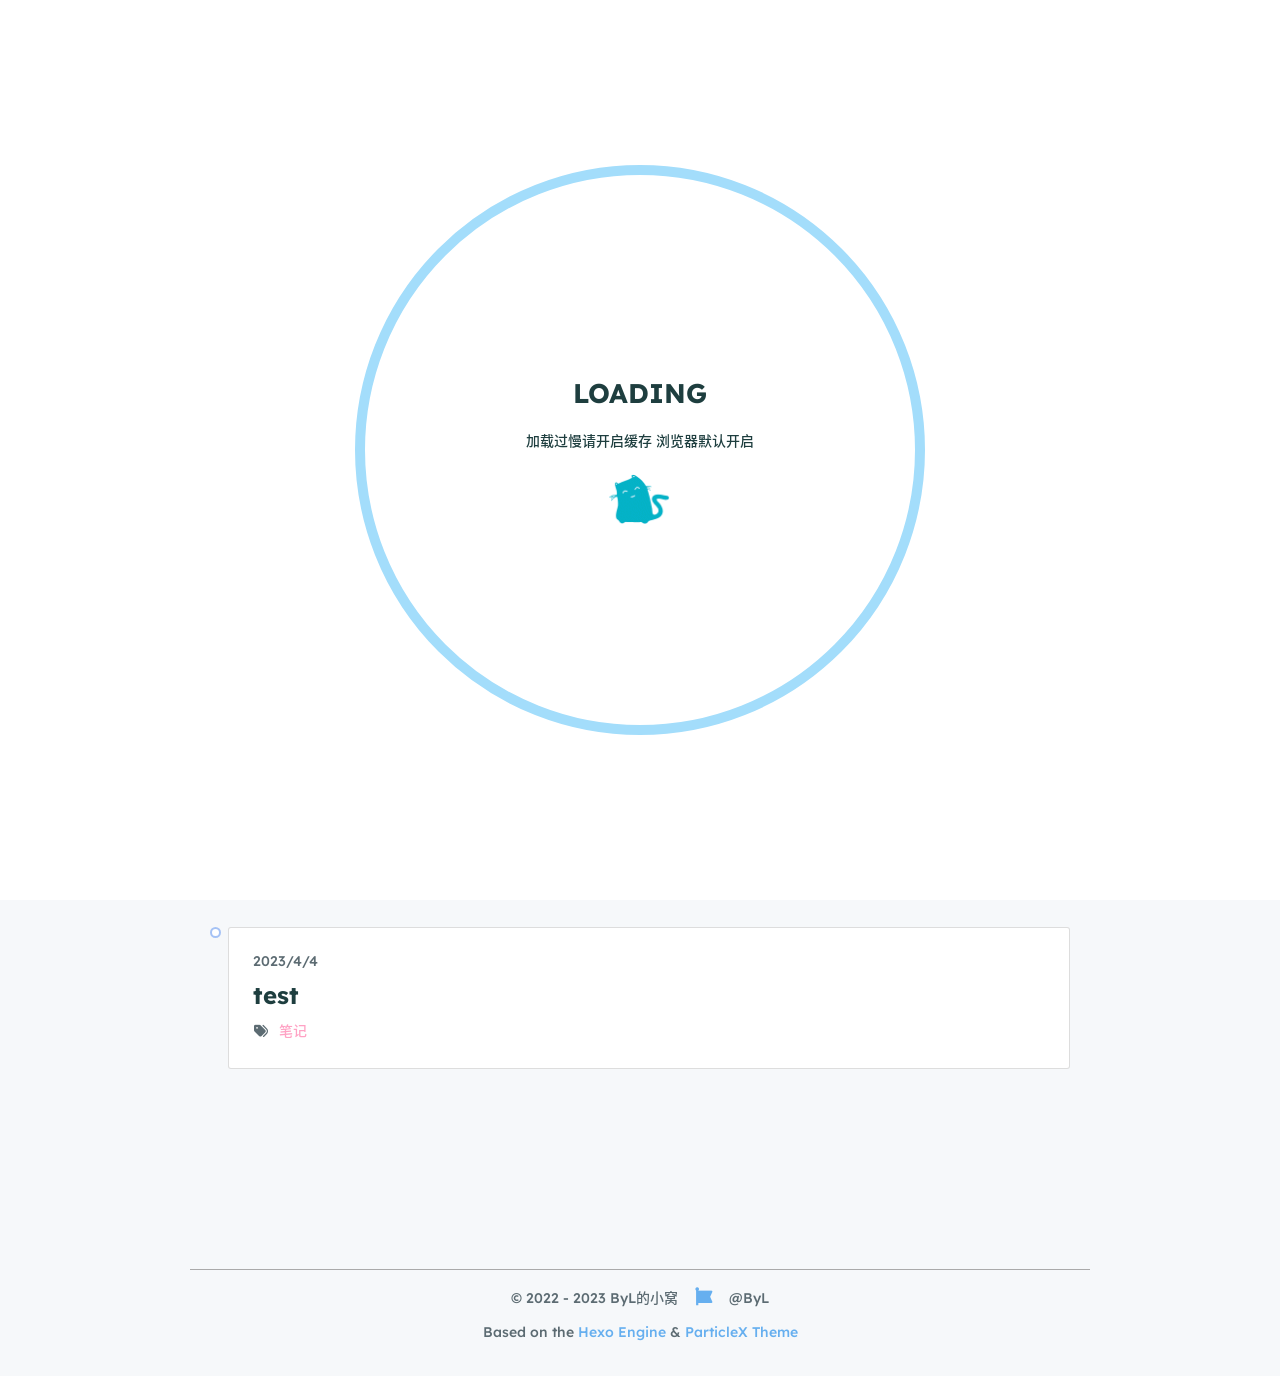
<file: archives/index.html>
<!DOCTYPE html>
<html lang="en">
    <head>
        <meta charset="utf-8" />
        <title>Archives | ByL的小窝</title>
        <meta name="author" content="ByL" />
        <meta name="description" content="" />
        <meta name="keywords" content="" />
        <meta name="viewport" content="width=device-width, initial-scale=1.0, maximum-scale=1.0, user-scalable=0" />
        <link rel="icon" href="/" />
        <script src="https://cdn.staticfile.org/vue/3.2.47/vue.global.prod.min.js"></script>
<link rel="stylesheet" href="https://cdn.staticfile.org/font-awesome/6.3.0/css/all.min.css" />
<link rel="stylesheet" href="/css/fonts.min.css" />
<script> const mixins = {}; </script>

<script src="https://polyfill.io/v3/polyfill.min.js?features=default"></script>


<script src="https://cdn.staticfile.org/highlight.js/11.7.0/highlight.min.js"></script>
<link
    rel="stylesheet"
    href="https://cdn.staticfile.org/highlight.js/11.7.0/styles/github.min.css"
/>
<script src="/js/lib/highlight.js"></script>


<script src="https://cdn.staticfile.org/KaTeX/0.16.4/katex.min.js"></script>
<script src="https://cdn.staticfile.org/KaTeX/0.16.4/contrib/auto-render.min.js"></script>
<link rel="stylesheet" href="https://cdn.staticfile.org/KaTeX/0.16.4/katex.min.css" />
<script src="/js/lib/math.js"></script>


<script src="/js/lib/preview.js"></script>



<script src="/js/lib/search.js"></script>



<link rel="stylesheet" href="/css/main.css" />

    <meta name="generator" content="Hexo 6.3.0"></head>
    <body>
        <div id="layout">
            <transition name="fade">
                <div id="loading" v-show="loading">
                    <div id="loading-circle">
                        <h2>LOADING</h2>
                        <p>加载过慢请开启缓存 浏览器默认开启</p>
                        <img src="/images/loading.gif" />
                    </div>
                </div>
            </transition>
            <nav id="menu" :class="{ hidden: hiddenMenu, 'menu-color': menuColor}">
    <div id="desktop-menu">
        <a class="title" href="/">
            <span>BYL的小窝</span>
        </a>
        
        <a href="/">
            <i class="fa-solid fa-house fa-fw"></i>
            <span>&ensp;Home</span>
        </a>
        
        <a href="/about">
            <i class="fa-solid fa-id-card fa-fw"></i>
            <span>&ensp;About</span>
        </a>
        
        <a href="/archives">
            <i class="fa-solid fa-box-archive fa-fw"></i>
            <span>&ensp;Archives</span>
        </a>
        
        <a href="/categories">
            <i class="fa-solid fa-bookmark fa-fw"></i>
            <span>&ensp;Categories</span>
        </a>
        
        <a href="/tags">
            <i class="fa-solid fa-tags fa-fw"></i>
            <span>&ensp;Tags</span>
        </a>
        
    </div>
    <div id="mobile-menu">
        <div class="title" @click="showMenuItems = !showMenuItems">
            <i class="fa-solid fa-bars fa-fw"></i>
            <span>&emsp;BYL的小窝</span>
        </div>
        <transition name="slide">
            <div class="items" v-show="showMenuItems">
                
                <a href="/">
                    <div class="item">
                        <div style="min-width: 20px; max-width: 50px; width: 10%">
                            <i class="fa-solid fa-house fa-fw"></i>
                        </div>
                        <div style="min-width: 100px; max-width: 150%; width: 20%">Home</div>
                    </div>
                </a>
                
                <a href="/about">
                    <div class="item">
                        <div style="min-width: 20px; max-width: 50px; width: 10%">
                            <i class="fa-solid fa-id-card fa-fw"></i>
                        </div>
                        <div style="min-width: 100px; max-width: 150%; width: 20%">About</div>
                    </div>
                </a>
                
                <a href="/archives">
                    <div class="item">
                        <div style="min-width: 20px; max-width: 50px; width: 10%">
                            <i class="fa-solid fa-box-archive fa-fw"></i>
                        </div>
                        <div style="min-width: 100px; max-width: 150%; width: 20%">Archives</div>
                    </div>
                </a>
                
                <a href="/categories">
                    <div class="item">
                        <div style="min-width: 20px; max-width: 50px; width: 10%">
                            <i class="fa-solid fa-bookmark fa-fw"></i>
                        </div>
                        <div style="min-width: 100px; max-width: 150%; width: 20%">Categories</div>
                    </div>
                </a>
                
                <a href="/tags">
                    <div class="item">
                        <div style="min-width: 20px; max-width: 50px; width: 10%">
                            <i class="fa-solid fa-tags fa-fw"></i>
                        </div>
                        <div style="min-width: 100px; max-width: 150%; width: 20%">Tags</div>
                    </div>
                </a>
                
            </div>
        </transition>
    </div>
</nav>
<transition name="fade">
    <div id="menu-curtain" @click="showMenuItems = !showMenuItems" v-show="showMenuItems"></div>
</transition>

            <transition name="into">
                <div id="main" v-show="!loading">
                    
<div id="archives">
    
    <input id="search-bar" class="input" placeholder="搜索" v-model="rawSearch" />
    
    <div id="timeline-wrap" ref="timeline">
        
        <div class="timeline" data-title="test">
            <div class="timeline-tail"></div>
            <div class="timeline-content">
                <div class="item-time">2023/4/4</div>
                <a href="/p/63534.html">
                    <h3>test</h3>
                </a>
                <div class="info">
                    
                    
                    <span class="tags">
                        <span class="icon">
                            <i class="fa-solid fa-tags fa-fw"></i>
                        </span>
                        
                        <span class="tag">
                            
                            <a href="/tags/%E7%AC%94%E8%AE%B0/" style="color: #ffa2c4">笔记</a>
                        </span>
                        
                    </span>
                    
                </div>
            </div>
        </div>
        
        <div class="timeline" data-title="正则表达式">
            <div class="timeline-tail"></div>
            <div class="timeline-content">
                <div class="item-time">2023/4/8</div>
                <a href="/p/2f57a694.html">
                    <h3>正则表达式</h3>
                </a>
                <div class="info">
                    
                    
                    <span class="tags">
                        <span class="icon">
                            <i class="fa-solid fa-tags fa-fw"></i>
                        </span>
                        
                        <span class="tag">
                            
                            <a href="/tags/%E7%AC%94%E8%AE%B0/" style="color: #ffa2c4">笔记</a>
                        </span>
                        
                    </span>
                    
                </div>
            </div>
        </div>
        
        <div class="timeline" data-title="关于前端布局的一些知识">
            <div class="timeline-tail"></div>
            <div class="timeline-content">
                <div class="item-time">2023/4/22</div>
                <a href="/p/6743bcc2.html">
                    <h3>关于前端布局的一些知识</h3>
                </a>
                <div class="info">
                    
                    
                    <span class="tags">
                        <span class="icon">
                            <i class="fa-solid fa-tags fa-fw"></i>
                        </span>
                        
                        <span class="tag">
                            
                            <a href="/tags/%E7%AC%94%E8%AE%B0/" style="color: #ffa2c4">笔记</a>
                        </span>
                        
                        <span class="tag">
                            
                            <a href="/tags/%E5%89%8D%E7%AB%AF/" style="color: #00a596">前端</a>
                        </span>
                        
                    </span>
                    
                </div>
            </div>
        </div>
        
        <div class="timeline" data-title="java学习的一些笔记">
            <div class="timeline-tail"></div>
            <div class="timeline-content">
                <div class="item-time">2023/5/21</div>
                <a href="/p/fd8e9709.html">
                    <h3>java学习的一些笔记</h3>
                </a>
                <div class="info">
                    
                    
                    <span class="tags">
                        <span class="icon">
                            <i class="fa-solid fa-tags fa-fw"></i>
                        </span>
                        
                        <span class="tag">
                            
                            <a href="/tags/%E7%AC%94%E8%AE%B0/" style="color: #00bcd4">笔记</a>
                        </span>
                        
                    </span>
                    
                </div>
            </div>
        </div>
        
        <div class="timeline" data-title="关于java类的一些笔记">
            <div class="timeline-tail"></div>
            <div class="timeline-content">
                <div class="item-time">2023/5/22</div>
                <a href="/p/7e955098.html">
                    <h3>关于java类的一些笔记</h3>
                </a>
                <div class="info">
                    
                    
                    <span class="tags">
                        <span class="icon">
                            <i class="fa-solid fa-tags fa-fw"></i>
                        </span>
                        
                        <span class="tag">
                            
                            <a href="/tags/%E7%AC%94%E8%AE%B0/" style="color: #00bcd4">笔记</a>
                        </span>
                        
                    </span>
                    
                </div>
            </div>
        </div>
        
    </div>
</div>

                    <footer id="footer">
    <div id="footer-wrap">
        <div>
            &copy;
            2022 - 2023 ByL的小窝
            <span id="footer-icon">
                <i class="fa-solid fa-font-awesome fa-fw"></i>
            </span>
            &commat;ByL
        </div>
        <div>
            Based on the <a target="_blank" rel="noopener" href="https://hexo.io">Hexo Engine</a> &amp;
            <a target="_blank" rel="noopener" href="https://github.com/theme-particlex/hexo-theme-particlex">ParticleX Theme</a>
        </div>
        
    </div>
</footer>

                </div>
            </transition>
            
            <transition name="fade">
                <div id="preview" ref="preview" v-show="previewShow">
                    <img id="preview-content" ref="previewContent" />
                </div>
            </transition>
            
        </div>
        <script src="/js/main.js"></script>
        
    </body>
</html>
</file>
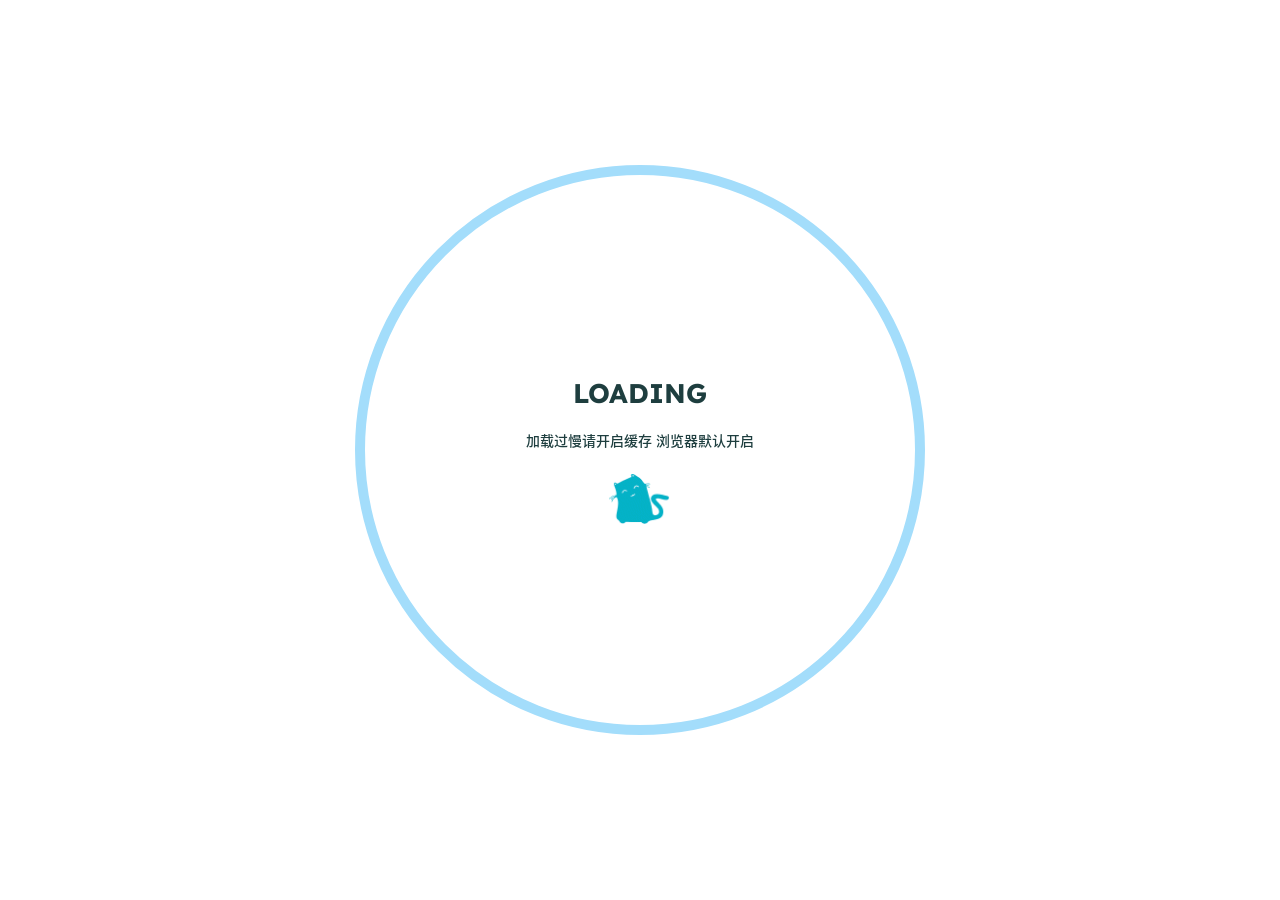
<file: 前端/index.html>
<!DOCTYPE html>
<html lang="en">
    <head>
        <meta charset="utf-8" />
        <title>前端 | ByL的小窝</title>
        <meta name="author" content="ByL" />
        <meta name="description" content="" />
        <meta name="keywords" content="" />
        <meta name="viewport" content="width=device-width, initial-scale=1.0, maximum-scale=1.0, user-scalable=0" />
        <link rel="icon" href="/" />
        <script src="https://cdn.staticfile.org/vue/3.2.47/vue.global.prod.min.js"></script>
<link rel="stylesheet" href="https://cdn.staticfile.org/font-awesome/6.3.0/css/all.min.css" />
<link rel="stylesheet" href="/css/fonts.min.css" />
<script> const mixins = {}; </script>

<script src="https://polyfill.io/v3/polyfill.min.js?features=default"></script>


<script src="https://cdn.staticfile.org/highlight.js/11.7.0/highlight.min.js"></script>
<link
    rel="stylesheet"
    href="https://cdn.staticfile.org/highlight.js/11.7.0/styles/github.min.css"
/>
<script src="/js/lib/highlight.js"></script>


<script src="https://cdn.staticfile.org/KaTeX/0.16.4/katex.min.js"></script>
<script src="https://cdn.staticfile.org/KaTeX/0.16.4/contrib/auto-render.min.js"></script>
<link rel="stylesheet" href="https://cdn.staticfile.org/KaTeX/0.16.4/katex.min.css" />
<script src="/js/lib/math.js"></script>


<script src="/js/lib/preview.js"></script>









<link rel="stylesheet" href="/css/main.css" />

    <meta name="generator" content="Hexo 6.3.0"></head>
    <body>
        <div id="layout">
            <transition name="fade">
                <div id="loading" v-show="loading">
                    <div id="loading-circle">
                        <h2>LOADING</h2>
                        <p>加载过慢请开启缓存 浏览器默认开启</p>
                        <img src="/images/loading.gif" />
                    </div>
                </div>
            </transition>
            <nav id="menu" :class="{ hidden: hiddenMenu, 'menu-color': menuColor}">
    <div id="desktop-menu">
        <a class="title" href="/">
            <span>BYL的小窝</span>
        </a>
        
        <a href="/">
            <i class="fa-solid fa-house fa-fw"></i>
            <span>&ensp;Home</span>
        </a>
        
        <a href="/about">
            <i class="fa-solid fa-id-card fa-fw"></i>
            <span>&ensp;About</span>
        </a>
        
        <a href="/archives">
            <i class="fa-solid fa-box-archive fa-fw"></i>
            <span>&ensp;Archives</span>
        </a>
        
        <a href="/categories">
            <i class="fa-solid fa-bookmark fa-fw"></i>
            <span>&ensp;Categories</span>
        </a>
        
        <a href="/tags">
            <i class="fa-solid fa-tags fa-fw"></i>
            <span>&ensp;Tags</span>
        </a>
        
    </div>
    <div id="mobile-menu">
        <div class="title" @click="showMenuItems = !showMenuItems">
            <i class="fa-solid fa-bars fa-fw"></i>
            <span>&emsp;BYL的小窝</span>
        </div>
        <transition name="slide">
            <div class="items" v-show="showMenuItems">
                
                <a href="/">
                    <div class="item">
                        <div style="min-width: 20px; max-width: 50px; width: 10%">
                            <i class="fa-solid fa-house fa-fw"></i>
                        </div>
                        <div style="min-width: 100px; max-width: 150%; width: 20%">Home</div>
                    </div>
                </a>
                
                <a href="/about">
                    <div class="item">
                        <div style="min-width: 20px; max-width: 50px; width: 10%">
                            <i class="fa-solid fa-id-card fa-fw"></i>
                        </div>
                        <div style="min-width: 100px; max-width: 150%; width: 20%">About</div>
                    </div>
                </a>
                
                <a href="/archives">
                    <div class="item">
                        <div style="min-width: 20px; max-width: 50px; width: 10%">
                            <i class="fa-solid fa-box-archive fa-fw"></i>
                        </div>
                        <div style="min-width: 100px; max-width: 150%; width: 20%">Archives</div>
                    </div>
                </a>
                
                <a href="/categories">
                    <div class="item">
                        <div style="min-width: 20px; max-width: 50px; width: 10%">
                            <i class="fa-solid fa-bookmark fa-fw"></i>
                        </div>
                        <div style="min-width: 100px; max-width: 150%; width: 20%">Categories</div>
                    </div>
                </a>
                
                <a href="/tags">
                    <div class="item">
                        <div style="min-width: 20px; max-width: 50px; width: 10%">
                            <i class="fa-solid fa-tags fa-fw"></i>
                        </div>
                        <div style="min-width: 100px; max-width: 150%; width: 20%">Tags</div>
                    </div>
                </a>
                
            </div>
        </transition>
    </div>
</nav>
<transition name="fade">
    <div id="menu-curtain" @click="showMenuItems = !showMenuItems" v-show="showMenuItems"></div>
</transition>

            <transition name="into">
                <div id="main" v-show="!loading">
                    <div class="article">
    <div>
        <h1>前端</h1>
    </div>
    <div class="info">
        <span class="date">
            <span class="icon">
                <i class="fa-solid fa-calendar fa-fw"></i>
            </span>
            2023/4/22
        </span>
        
        
    </div>
    
    <div class="content" v-pre>
        
    </div>
    
    
    
    
    <div id="comment">
        <div id="giscus-container" class="giscus"></div>
    </div>
    
    
    
    
</div>

                    <footer id="footer">
    <div id="footer-wrap">
        <div>
            &copy;
            2022 - 2023 ByL的小窝
            <span id="footer-icon">
                <i class="fa-solid fa-font-awesome fa-fw"></i>
            </span>
            &commat;ByL
        </div>
        <div>
            Based on the <a target="_blank" rel="noopener" href="https://hexo.io">Hexo Engine</a> &amp;
            <a target="_blank" rel="noopener" href="https://github.com/theme-particlex/hexo-theme-particlex">ParticleX Theme</a>
        </div>
        
    </div>
</footer>

                </div>
            </transition>
            
            <transition name="fade">
                <div id="preview" ref="preview" v-show="previewShow">
                    <img id="preview-content" ref="previewContent" />
                </div>
            </transition>
            
        </div>
        <script src="/js/main.js"></script>
        
        
<script
    src="https://giscus.app/client.js"
    data-repo="weidoo/weidoo.github.io"
    data-repo-id="R_kgDOJSEe1A"
    data-category="Ideas"
    data-category-id="DIC_kwDOJSEe1M4CVmYu"
    data-mapping="pathname"
    data-strict="0"
    data-reactions-enabled="1"
    data-emit-metadata="0"
    data-input-position="bottom"
    data-theme="preferred_color_scheme"
    data-lang="zh-CN"
    crossorigin
    async
></script>





        
    </body>
</html>
</file>
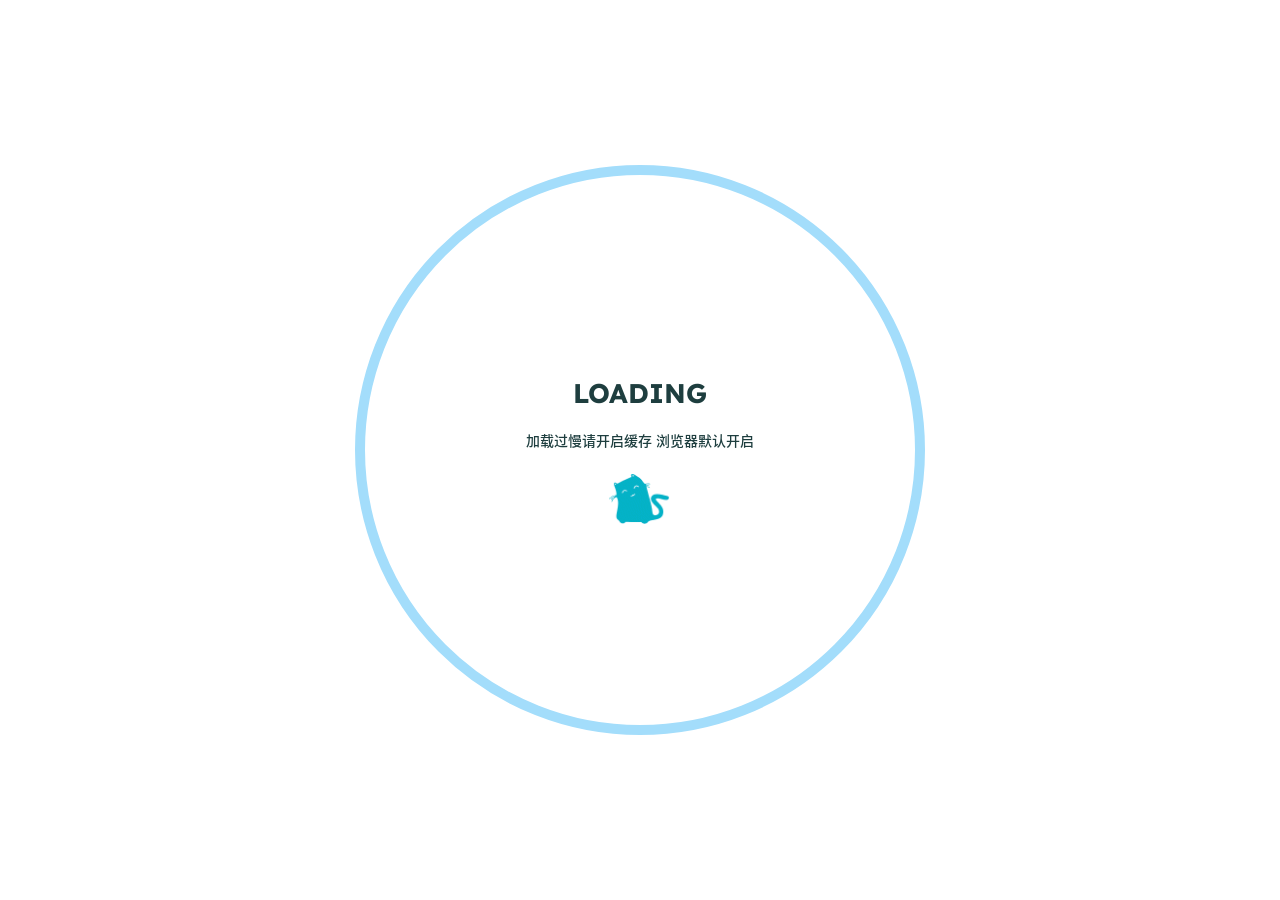
<file: 笔记/index.html>
<!DOCTYPE html>
<html lang="en">
    <head>
        <meta charset="utf-8" />
        <title>笔记 | ByL的小窝</title>
        <meta name="author" content="ByL" />
        <meta name="description" content="" />
        <meta name="keywords" content="" />
        <meta name="viewport" content="width=device-width, initial-scale=1.0, maximum-scale=1.0, user-scalable=0" />
        <link rel="icon" href="/" />
        <script src="https://cdn.staticfile.org/vue/3.2.47/vue.global.prod.min.js"></script>
<link rel="stylesheet" href="https://cdn.staticfile.org/font-awesome/6.3.0/css/all.min.css" />
<link rel="stylesheet" href="/css/fonts.min.css" />
<script> const mixins = {}; </script>

<script src="https://polyfill.io/v3/polyfill.min.js?features=default"></script>


<script src="https://cdn.staticfile.org/highlight.js/11.7.0/highlight.min.js"></script>
<link
    rel="stylesheet"
    href="https://cdn.staticfile.org/highlight.js/11.7.0/styles/github.min.css"
/>
<script src="/js/lib/highlight.js"></script>


<script src="https://cdn.staticfile.org/KaTeX/0.16.4/katex.min.js"></script>
<script src="https://cdn.staticfile.org/KaTeX/0.16.4/contrib/auto-render.min.js"></script>
<link rel="stylesheet" href="https://cdn.staticfile.org/KaTeX/0.16.4/katex.min.css" />
<script src="/js/lib/math.js"></script>


<script src="/js/lib/preview.js"></script>









<link rel="stylesheet" href="/css/main.css" />

    <meta name="generator" content="Hexo 6.3.0"></head>
    <body>
        <div id="layout">
            <transition name="fade">
                <div id="loading" v-show="loading">
                    <div id="loading-circle">
                        <h2>LOADING</h2>
                        <p>加载过慢请开启缓存 浏览器默认开启</p>
                        <img src="/images/loading.gif" />
                    </div>
                </div>
            </transition>
            <nav id="menu" :class="{ hidden: hiddenMenu, 'menu-color': menuColor}">
    <div id="desktop-menu">
        <a class="title" href="/">
            <span>BYL的小窝</span>
        </a>
        
        <a href="/">
            <i class="fa-solid fa-house fa-fw"></i>
            <span>&ensp;Home</span>
        </a>
        
        <a href="/about">
            <i class="fa-solid fa-id-card fa-fw"></i>
            <span>&ensp;About</span>
        </a>
        
        <a href="/archives">
            <i class="fa-solid fa-box-archive fa-fw"></i>
            <span>&ensp;Archives</span>
        </a>
        
        <a href="/categories">
            <i class="fa-solid fa-bookmark fa-fw"></i>
            <span>&ensp;Categories</span>
        </a>
        
        <a href="/tags">
            <i class="fa-solid fa-tags fa-fw"></i>
            <span>&ensp;Tags</span>
        </a>
        
    </div>
    <div id="mobile-menu">
        <div class="title" @click="showMenuItems = !showMenuItems">
            <i class="fa-solid fa-bars fa-fw"></i>
            <span>&emsp;BYL的小窝</span>
        </div>
        <transition name="slide">
            <div class="items" v-show="showMenuItems">
                
                <a href="/">
                    <div class="item">
                        <div style="min-width: 20px; max-width: 50px; width: 10%">
                            <i class="fa-solid fa-house fa-fw"></i>
                        </div>
                        <div style="min-width: 100px; max-width: 150%; width: 20%">Home</div>
                    </div>
                </a>
                
                <a href="/about">
                    <div class="item">
                        <div style="min-width: 20px; max-width: 50px; width: 10%">
                            <i class="fa-solid fa-id-card fa-fw"></i>
                        </div>
                        <div style="min-width: 100px; max-width: 150%; width: 20%">About</div>
                    </div>
                </a>
                
                <a href="/archives">
                    <div class="item">
                        <div style="min-width: 20px; max-width: 50px; width: 10%">
                            <i class="fa-solid fa-box-archive fa-fw"></i>
                        </div>
                        <div style="min-width: 100px; max-width: 150%; width: 20%">Archives</div>
                    </div>
                </a>
                
                <a href="/categories">
                    <div class="item">
                        <div style="min-width: 20px; max-width: 50px; width: 10%">
                            <i class="fa-solid fa-bookmark fa-fw"></i>
                        </div>
                        <div style="min-width: 100px; max-width: 150%; width: 20%">Categories</div>
                    </div>
                </a>
                
                <a href="/tags">
                    <div class="item">
                        <div style="min-width: 20px; max-width: 50px; width: 10%">
                            <i class="fa-solid fa-tags fa-fw"></i>
                        </div>
                        <div style="min-width: 100px; max-width: 150%; width: 20%">Tags</div>
                    </div>
                </a>
                
            </div>
        </transition>
    </div>
</nav>
<transition name="fade">
    <div id="menu-curtain" @click="showMenuItems = !showMenuItems" v-show="showMenuItems"></div>
</transition>

            <transition name="into">
                <div id="main" v-show="!loading">
                    <div class="article">
    <div>
        <h1>笔记</h1>
    </div>
    <div class="info">
        <span class="date">
            <span class="icon">
                <i class="fa-solid fa-calendar fa-fw"></i>
            </span>
            2023/4/8
        </span>
        
        
    </div>
    
    <div class="content" v-pre>
        
    </div>
    
    
    
    
    <div id="comment">
        <div id="giscus-container" class="giscus"></div>
    </div>
    
    
    
    
</div>

                    <footer id="footer">
    <div id="footer-wrap">
        <div>
            &copy;
            2022 - 2023 ByL的小窝
            <span id="footer-icon">
                <i class="fa-solid fa-font-awesome fa-fw"></i>
            </span>
            &commat;ByL
        </div>
        <div>
            Based on the <a target="_blank" rel="noopener" href="https://hexo.io">Hexo Engine</a> &amp;
            <a target="_blank" rel="noopener" href="https://github.com/theme-particlex/hexo-theme-particlex">ParticleX Theme</a>
        </div>
        
    </div>
</footer>

                </div>
            </transition>
            
            <transition name="fade">
                <div id="preview" ref="preview" v-show="previewShow">
                    <img id="preview-content" ref="previewContent" />
                </div>
            </transition>
            
        </div>
        <script src="/js/main.js"></script>
        
        
<script
    src="https://giscus.app/client.js"
    data-repo="weidoo/weidoo.github.io"
    data-repo-id="R_kgDOJSEe1A"
    data-category="Ideas"
    data-category-id="DIC_kwDOJSEe1M4CVmYu"
    data-mapping="pathname"
    data-strict="0"
    data-reactions-enabled="1"
    data-emit-metadata="0"
    data-input-position="bottom"
    data-theme="preferred_color_scheme"
    data-lang="zh-CN"
    crossorigin
    async
></script>





        
    </body>
</html>
</file>
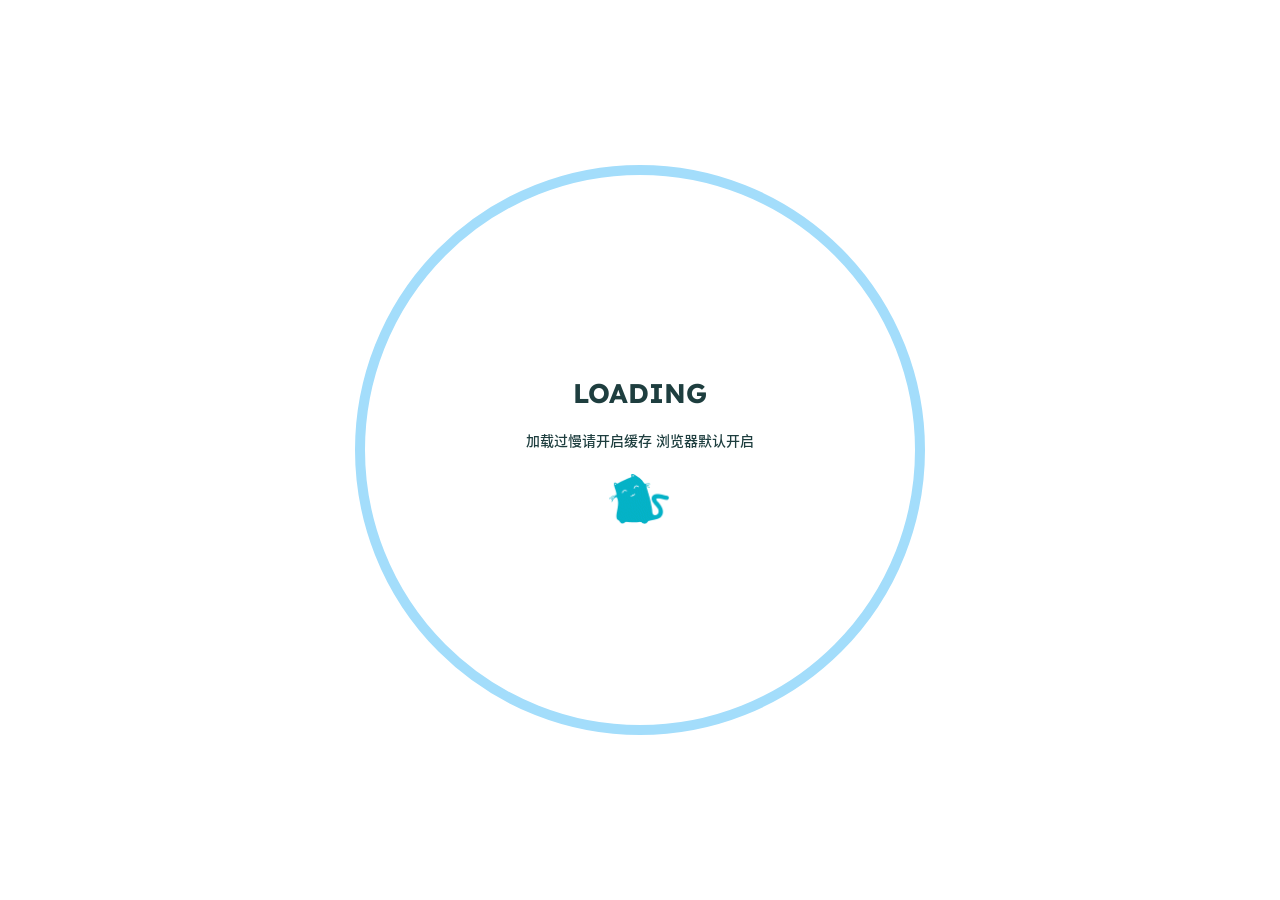
<file: tags/前端/index.html>
<!DOCTYPE html>
<html lang="en">
    <head>
        <meta charset="utf-8" />
        <title>Tags: 前端 | ByL的小窝</title>
        <meta name="author" content="ByL" />
        <meta name="description" content="" />
        <meta name="keywords" content="" />
        <meta name="viewport" content="width=device-width, initial-scale=1.0, maximum-scale=1.0, user-scalable=0" />
        <link rel="icon" href="/" />
        <script src="https://cdn.staticfile.org/vue/3.2.47/vue.global.prod.min.js"></script>
<link rel="stylesheet" href="https://cdn.staticfile.org/font-awesome/6.3.0/css/all.min.css" />
<link rel="stylesheet" href="/css/fonts.min.css" />
<script> const mixins = {}; </script>

<script src="https://polyfill.io/v3/polyfill.min.js?features=default"></script>


<script src="https://cdn.staticfile.org/highlight.js/11.7.0/highlight.min.js"></script>
<link
    rel="stylesheet"
    href="https://cdn.staticfile.org/highlight.js/11.7.0/styles/github.min.css"
/>
<script src="/js/lib/highlight.js"></script>


<script src="https://cdn.staticfile.org/KaTeX/0.16.4/katex.min.js"></script>
<script src="https://cdn.staticfile.org/KaTeX/0.16.4/contrib/auto-render.min.js"></script>
<link rel="stylesheet" href="https://cdn.staticfile.org/KaTeX/0.16.4/katex.min.css" />
<script src="/js/lib/math.js"></script>


<script src="/js/lib/preview.js"></script>





<link rel="stylesheet" href="/css/main.css" />

    <meta name="generator" content="Hexo 6.3.0"></head>
    <body>
        <div id="layout">
            <transition name="fade">
                <div id="loading" v-show="loading">
                    <div id="loading-circle">
                        <h2>LOADING</h2>
                        <p>加载过慢请开启缓存 浏览器默认开启</p>
                        <img src="/images/loading.gif" />
                    </div>
                </div>
            </transition>
            <nav id="menu" :class="{ hidden: hiddenMenu, 'menu-color': menuColor}">
    <div id="desktop-menu">
        <a class="title" href="/">
            <span>BYL的小窝</span>
        </a>
        
        <a href="/">
            <i class="fa-solid fa-house fa-fw"></i>
            <span>&ensp;Home</span>
        </a>
        
        <a href="/about">
            <i class="fa-solid fa-id-card fa-fw"></i>
            <span>&ensp;About</span>
        </a>
        
        <a href="/archives">
            <i class="fa-solid fa-box-archive fa-fw"></i>
            <span>&ensp;Archives</span>
        </a>
        
        <a href="/categories">
            <i class="fa-solid fa-bookmark fa-fw"></i>
            <span>&ensp;Categories</span>
        </a>
        
        <a href="/tags">
            <i class="fa-solid fa-tags fa-fw"></i>
            <span>&ensp;Tags</span>
        </a>
        
    </div>
    <div id="mobile-menu">
        <div class="title" @click="showMenuItems = !showMenuItems">
            <i class="fa-solid fa-bars fa-fw"></i>
            <span>&emsp;BYL的小窝</span>
        </div>
        <transition name="slide">
            <div class="items" v-show="showMenuItems">
                
                <a href="/">
                    <div class="item">
                        <div style="min-width: 20px; max-width: 50px; width: 10%">
                            <i class="fa-solid fa-house fa-fw"></i>
                        </div>
                        <div style="min-width: 100px; max-width: 150%; width: 20%">Home</div>
                    </div>
                </a>
                
                <a href="/about">
                    <div class="item">
                        <div style="min-width: 20px; max-width: 50px; width: 10%">
                            <i class="fa-solid fa-id-card fa-fw"></i>
                        </div>
                        <div style="min-width: 100px; max-width: 150%; width: 20%">About</div>
                    </div>
                </a>
                
                <a href="/archives">
                    <div class="item">
                        <div style="min-width: 20px; max-width: 50px; width: 10%">
                            <i class="fa-solid fa-box-archive fa-fw"></i>
                        </div>
                        <div style="min-width: 100px; max-width: 150%; width: 20%">Archives</div>
                    </div>
                </a>
                
                <a href="/categories">
                    <div class="item">
                        <div style="min-width: 20px; max-width: 50px; width: 10%">
                            <i class="fa-solid fa-bookmark fa-fw"></i>
                        </div>
                        <div style="min-width: 100px; max-width: 150%; width: 20%">Categories</div>
                    </div>
                </a>
                
                <a href="/tags">
                    <div class="item">
                        <div style="min-width: 20px; max-width: 50px; width: 10%">
                            <i class="fa-solid fa-tags fa-fw"></i>
                        </div>
                        <div style="min-width: 100px; max-width: 150%; width: 20%">Tags</div>
                    </div>
                </a>
                
            </div>
        </transition>
    </div>
</nav>
<transition name="fade">
    <div id="menu-curtain" @click="showMenuItems = !showMenuItems" v-show="showMenuItems"></div>
</transition>

            <transition name="into">
                <div id="main" v-show="!loading">
                    <div id="archives">
    
    <div class="categories-tags">
        
        
        <span>
            <a href="/tags/%E7%AC%94%E8%AE%B0/" style="background: #03a9f4">
                <span class="icon">
                    <i class="fa-solid fa-tags fa-fw"></i>
                </span>
                笔记
            </a>
        </span>
        
        
        
        <span>
            <a href="/tags/%E5%89%8D%E7%AB%AF/" style="background: linear-gradient(120deg, #9abbf7 0%, #ffbbf4 100%)">
                <span class="icon">
                    <i class="fa-solid fa-tags fa-fw"></i>
                </span>
                前端
            </a>
        </span>
        
        
        
        
    </div>
    
    <div class="timeline">
        <div class="timeline-tail"></div>
        <div class="timeline-content">
            <div class="item-time">2023/4/22</div>
            <a href="/p/6743bcc2.html">
                <h3>关于前端布局的一些知识</h3>
            </a>
            <div class="info">
                
                
                <span class="tags">
                    <span class="icon">
                        <i class="fa-solid fa-tags fa-fw"></i>
                    </span>
                    
                    <span class="tag">
                        
                        <a href="/tags/%E7%AC%94%E8%AE%B0/" style="color: #ffa2c4">笔记</a>
                    </span>
                    
                    <span class="tag">
                        
                        <a href="/tags/%E5%89%8D%E7%AB%AF/" style="color: #03a9f4">前端</a>
                    </span>
                    
                </span>
                
            </div>
        </div>
    </div>
    
</div>

                    <footer id="footer">
    <div id="footer-wrap">
        <div>
            &copy;
            2022 - 2023 ByL的小窝
            <span id="footer-icon">
                <i class="fa-solid fa-font-awesome fa-fw"></i>
            </span>
            &commat;ByL
        </div>
        <div>
            Based on the <a target="_blank" rel="noopener" href="https://hexo.io">Hexo Engine</a> &amp;
            <a target="_blank" rel="noopener" href="https://github.com/theme-particlex/hexo-theme-particlex">ParticleX Theme</a>
        </div>
        
    </div>
</footer>

                </div>
            </transition>
            
            <transition name="fade">
                <div id="preview" ref="preview" v-show="previewShow">
                    <img id="preview-content" ref="previewContent" />
                </div>
            </transition>
            
        </div>
        <script src="/js/main.js"></script>
        
    </body>
</html>
</file>
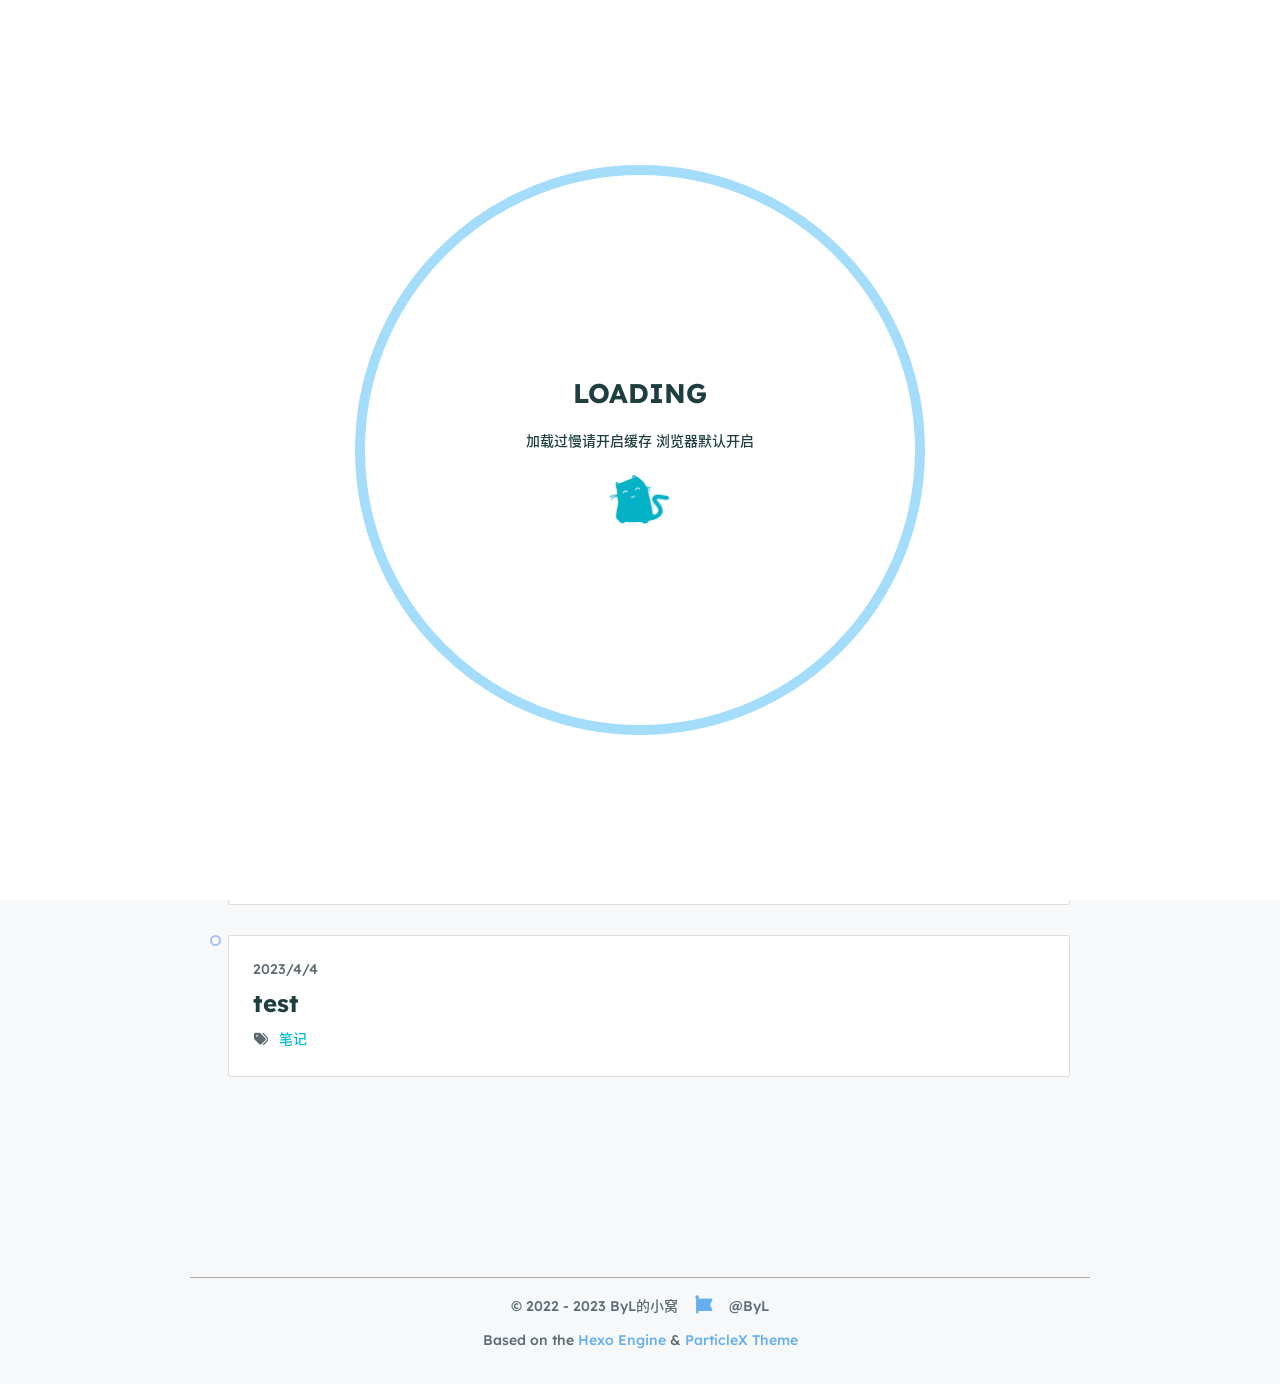
<file: tags/笔记/index.html>
<!DOCTYPE html>
<html lang="en">
    <head>
        <meta charset="utf-8" />
        <title>Tags: 笔记 | ByL的小窝</title>
        <meta name="author" content="ByL" />
        <meta name="description" content="" />
        <meta name="keywords" content="" />
        <meta name="viewport" content="width=device-width, initial-scale=1.0, maximum-scale=1.0, user-scalable=0" />
        <link rel="icon" href="/" />
        <script src="https://cdn.staticfile.org/vue/3.2.47/vue.global.prod.min.js"></script>
<link rel="stylesheet" href="https://cdn.staticfile.org/font-awesome/6.3.0/css/all.min.css" />
<link rel="stylesheet" href="/css/fonts.min.css" />
<script> const mixins = {}; </script>

<script src="https://polyfill.io/v3/polyfill.min.js?features=default"></script>


<script src="https://cdn.staticfile.org/highlight.js/11.7.0/highlight.min.js"></script>
<link
    rel="stylesheet"
    href="https://cdn.staticfile.org/highlight.js/11.7.0/styles/github.min.css"
/>
<script src="/js/lib/highlight.js"></script>


<script src="https://cdn.staticfile.org/KaTeX/0.16.4/katex.min.js"></script>
<script src="https://cdn.staticfile.org/KaTeX/0.16.4/contrib/auto-render.min.js"></script>
<link rel="stylesheet" href="https://cdn.staticfile.org/KaTeX/0.16.4/katex.min.css" />
<script src="/js/lib/math.js"></script>


<script src="/js/lib/preview.js"></script>





<link rel="stylesheet" href="/css/main.css" />

    <meta name="generator" content="Hexo 6.3.0"></head>
    <body>
        <div id="layout">
            <transition name="fade">
                <div id="loading" v-show="loading">
                    <div id="loading-circle">
                        <h2>LOADING</h2>
                        <p>加载过慢请开启缓存 浏览器默认开启</p>
                        <img src="/images/loading.gif" />
                    </div>
                </div>
            </transition>
            <nav id="menu" :class="{ hidden: hiddenMenu, 'menu-color': menuColor}">
    <div id="desktop-menu">
        <a class="title" href="/">
            <span>BYL的小窝</span>
        </a>
        
        <a href="/">
            <i class="fa-solid fa-house fa-fw"></i>
            <span>&ensp;Home</span>
        </a>
        
        <a href="/about">
            <i class="fa-solid fa-id-card fa-fw"></i>
            <span>&ensp;About</span>
        </a>
        
        <a href="/archives">
            <i class="fa-solid fa-box-archive fa-fw"></i>
            <span>&ensp;Archives</span>
        </a>
        
        <a href="/categories">
            <i class="fa-solid fa-bookmark fa-fw"></i>
            <span>&ensp;Categories</span>
        </a>
        
        <a href="/tags">
            <i class="fa-solid fa-tags fa-fw"></i>
            <span>&ensp;Tags</span>
        </a>
        
    </div>
    <div id="mobile-menu">
        <div class="title" @click="showMenuItems = !showMenuItems">
            <i class="fa-solid fa-bars fa-fw"></i>
            <span>&emsp;BYL的小窝</span>
        </div>
        <transition name="slide">
            <div class="items" v-show="showMenuItems">
                
                <a href="/">
                    <div class="item">
                        <div style="min-width: 20px; max-width: 50px; width: 10%">
                            <i class="fa-solid fa-house fa-fw"></i>
                        </div>
                        <div style="min-width: 100px; max-width: 150%; width: 20%">Home</div>
                    </div>
                </a>
                
                <a href="/about">
                    <div class="item">
                        <div style="min-width: 20px; max-width: 50px; width: 10%">
                            <i class="fa-solid fa-id-card fa-fw"></i>
                        </div>
                        <div style="min-width: 100px; max-width: 150%; width: 20%">About</div>
                    </div>
                </a>
                
                <a href="/archives">
                    <div class="item">
                        <div style="min-width: 20px; max-width: 50px; width: 10%">
                            <i class="fa-solid fa-box-archive fa-fw"></i>
                        </div>
                        <div style="min-width: 100px; max-width: 150%; width: 20%">Archives</div>
                    </div>
                </a>
                
                <a href="/categories">
                    <div class="item">
                        <div style="min-width: 20px; max-width: 50px; width: 10%">
                            <i class="fa-solid fa-bookmark fa-fw"></i>
                        </div>
                        <div style="min-width: 100px; max-width: 150%; width: 20%">Categories</div>
                    </div>
                </a>
                
                <a href="/tags">
                    <div class="item">
                        <div style="min-width: 20px; max-width: 50px; width: 10%">
                            <i class="fa-solid fa-tags fa-fw"></i>
                        </div>
                        <div style="min-width: 100px; max-width: 150%; width: 20%">Tags</div>
                    </div>
                </a>
                
            </div>
        </transition>
    </div>
</nav>
<transition name="fade">
    <div id="menu-curtain" @click="showMenuItems = !showMenuItems" v-show="showMenuItems"></div>
</transition>

            <transition name="into">
                <div id="main" v-show="!loading">
                    <div id="archives">
    
    <div class="categories-tags">
        
        
        <span>
            <a href="/tags/%E7%AC%94%E8%AE%B0/" style="background: linear-gradient(120deg, #9abbf7 0%, #ffbbf4 100%)">
                <span class="icon">
                    <i class="fa-solid fa-tags fa-fw"></i>
                </span>
                笔记
            </a>
        </span>
        
        
        
        
        
        <span>
            <a href="/tags/%E5%89%8D%E7%AB%AF/" style="background: #ffa2c4">
                <span class="icon">
                    <i class="fa-solid fa-tags fa-fw"></i>
                </span>
                前端
            </a>
        </span>
        
        
    </div>
    
    <div class="timeline">
        <div class="timeline-tail"></div>
        <div class="timeline-content">
            <div class="item-time">2023/5/22</div>
            <a href="/p/7e955098.html">
                <h3>关于java类的一些笔记</h3>
            </a>
            <div class="info">
                
                
                <span class="tags">
                    <span class="icon">
                        <i class="fa-solid fa-tags fa-fw"></i>
                    </span>
                    
                    <span class="tag">
                        
                        <a href="/tags/%E7%AC%94%E8%AE%B0/" style="color: #00a596">笔记</a>
                    </span>
                    
                </span>
                
            </div>
        </div>
    </div>
    
    <div class="timeline">
        <div class="timeline-tail"></div>
        <div class="timeline-content">
            <div class="item-time">2023/5/21</div>
            <a href="/p/fd8e9709.html">
                <h3>java学习的一些笔记</h3>
            </a>
            <div class="info">
                
                
                <span class="tags">
                    <span class="icon">
                        <i class="fa-solid fa-tags fa-fw"></i>
                    </span>
                    
                    <span class="tag">
                        
                        <a href="/tags/%E7%AC%94%E8%AE%B0/" style="color: #00a596">笔记</a>
                    </span>
                    
                </span>
                
            </div>
        </div>
    </div>
    
    <div class="timeline">
        <div class="timeline-tail"></div>
        <div class="timeline-content">
            <div class="item-time">2023/4/22</div>
            <a href="/p/6743bcc2.html">
                <h3>关于前端布局的一些知识</h3>
            </a>
            <div class="info">
                
                
                <span class="tags">
                    <span class="icon">
                        <i class="fa-solid fa-tags fa-fw"></i>
                    </span>
                    
                    <span class="tag">
                        
                        <a href="/tags/%E7%AC%94%E8%AE%B0/" style="color: #00bcd4">笔记</a>
                    </span>
                    
                    <span class="tag">
                        
                        <a href="/tags/%E5%89%8D%E7%AB%AF/" style="color: #ff7d73">前端</a>
                    </span>
                    
                </span>
                
            </div>
        </div>
    </div>
    
    <div class="timeline">
        <div class="timeline-tail"></div>
        <div class="timeline-content">
            <div class="item-time">2023/4/8</div>
            <a href="/p/2f57a694.html">
                <h3>正则表达式</h3>
            </a>
            <div class="info">
                
                
                <span class="tags">
                    <span class="icon">
                        <i class="fa-solid fa-tags fa-fw"></i>
                    </span>
                    
                    <span class="tag">
                        
                        <a href="/tags/%E7%AC%94%E8%AE%B0/" style="color: #00a596">笔记</a>
                    </span>
                    
                </span>
                
            </div>
        </div>
    </div>
    
    <div class="timeline">
        <div class="timeline-tail"></div>
        <div class="timeline-content">
            <div class="item-time">2023/4/4</div>
            <a href="/p/63534.html">
                <h3>test</h3>
            </a>
            <div class="info">
                
                
                <span class="tags">
                    <span class="icon">
                        <i class="fa-solid fa-tags fa-fw"></i>
                    </span>
                    
                    <span class="tag">
                        
                        <a href="/tags/%E7%AC%94%E8%AE%B0/" style="color: #00bcd4">笔记</a>
                    </span>
                    
                </span>
                
            </div>
        </div>
    </div>
    
</div>

                    <footer id="footer">
    <div id="footer-wrap">
        <div>
            &copy;
            2022 - 2023 ByL的小窝
            <span id="footer-icon">
                <i class="fa-solid fa-font-awesome fa-fw"></i>
            </span>
            &commat;ByL
        </div>
        <div>
            Based on the <a target="_blank" rel="noopener" href="https://hexo.io">Hexo Engine</a> &amp;
            <a target="_blank" rel="noopener" href="https://github.com/theme-particlex/hexo-theme-particlex">ParticleX Theme</a>
        </div>
        
    </div>
</footer>

                </div>
            </transition>
            
            <transition name="fade">
                <div id="preview" ref="preview" v-show="previewShow">
                    <img id="preview-content" ref="previewContent" />
                </div>
            </transition>
            
        </div>
        <script src="/js/main.js"></script>
        
    </body>
</html>
</file>
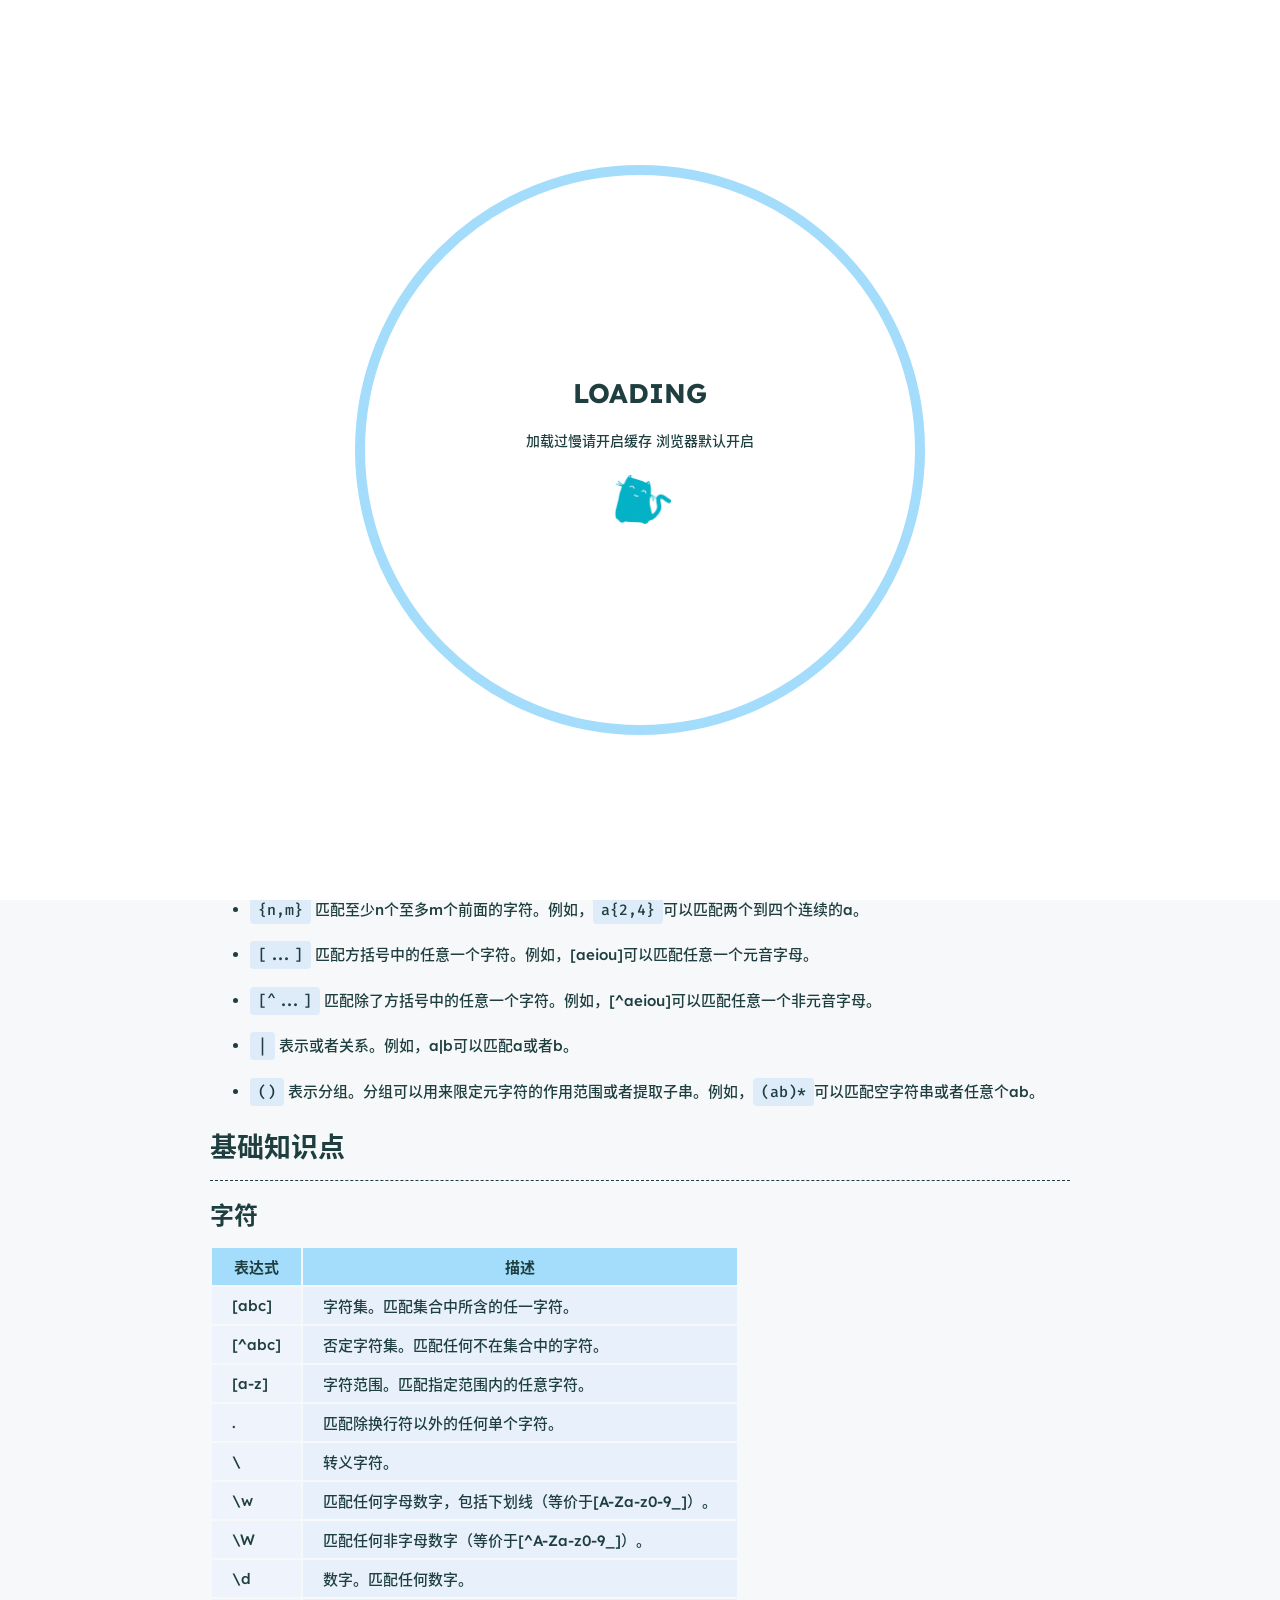
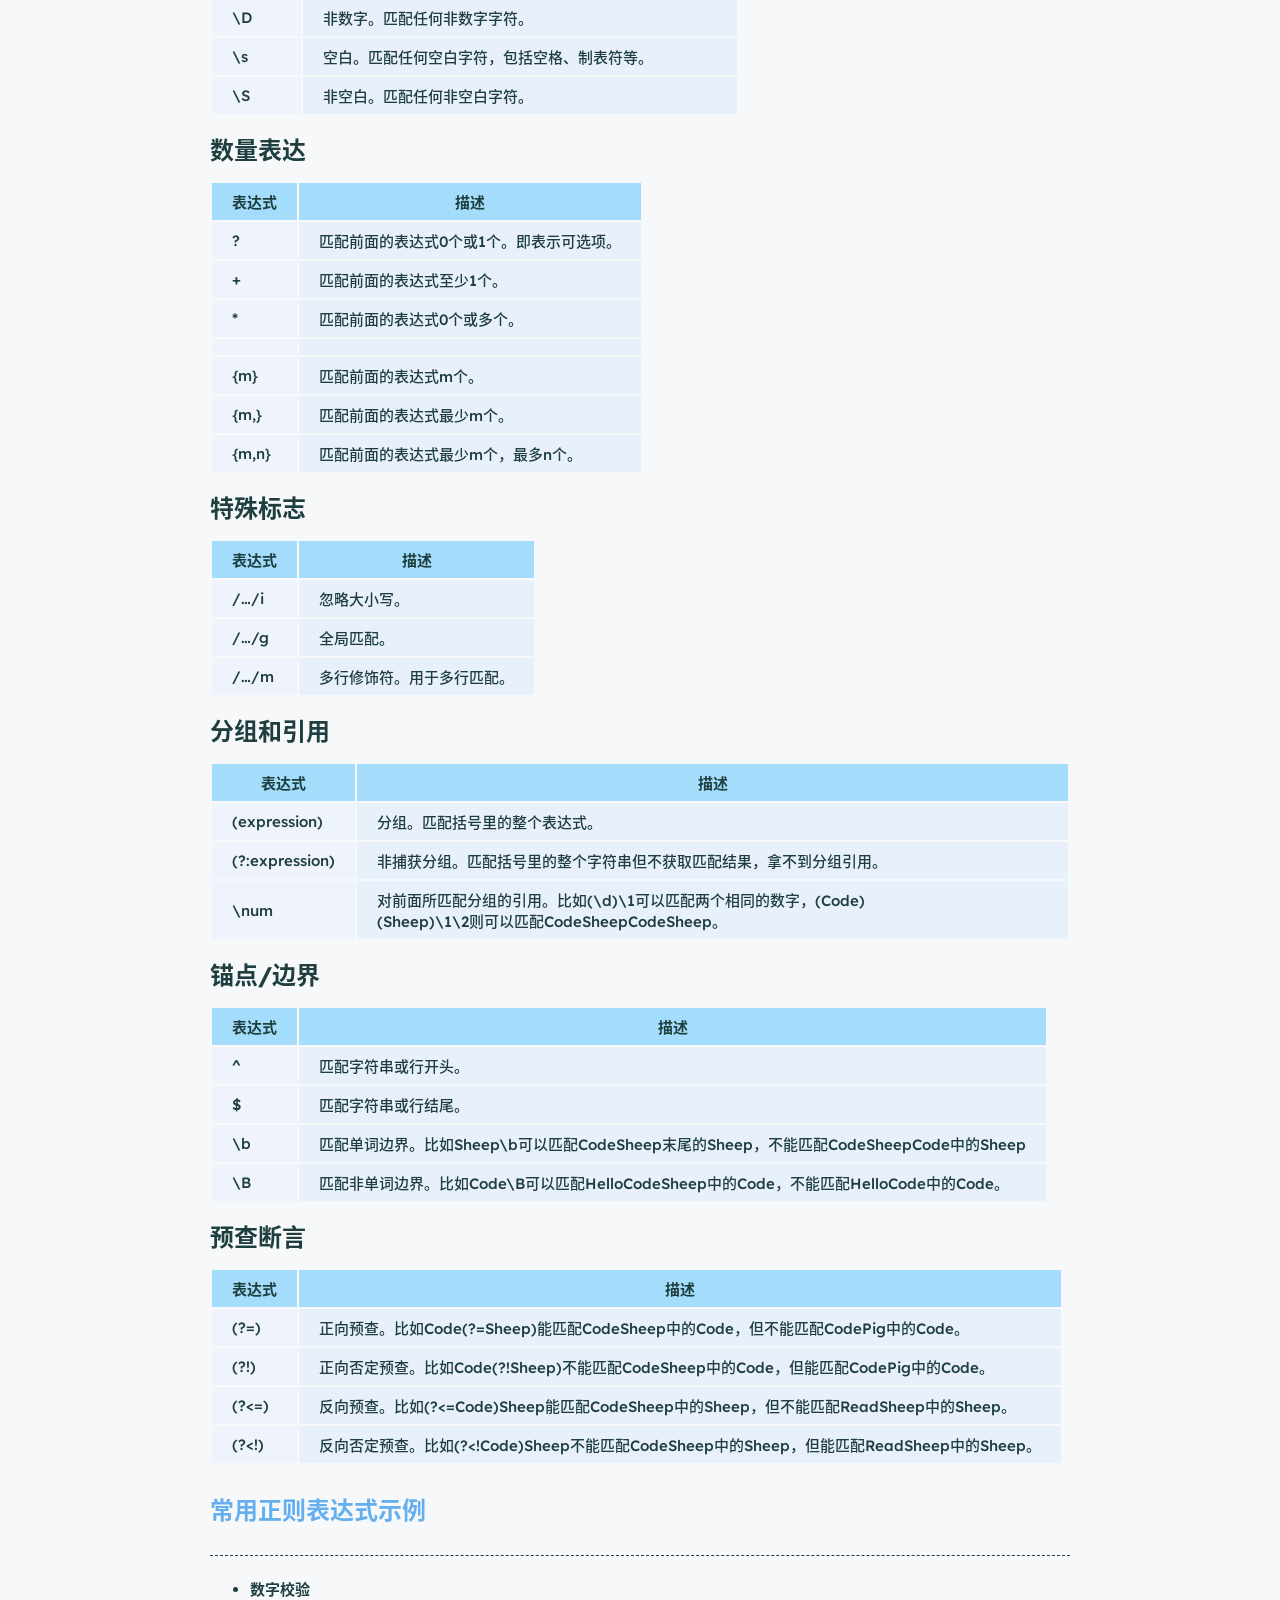
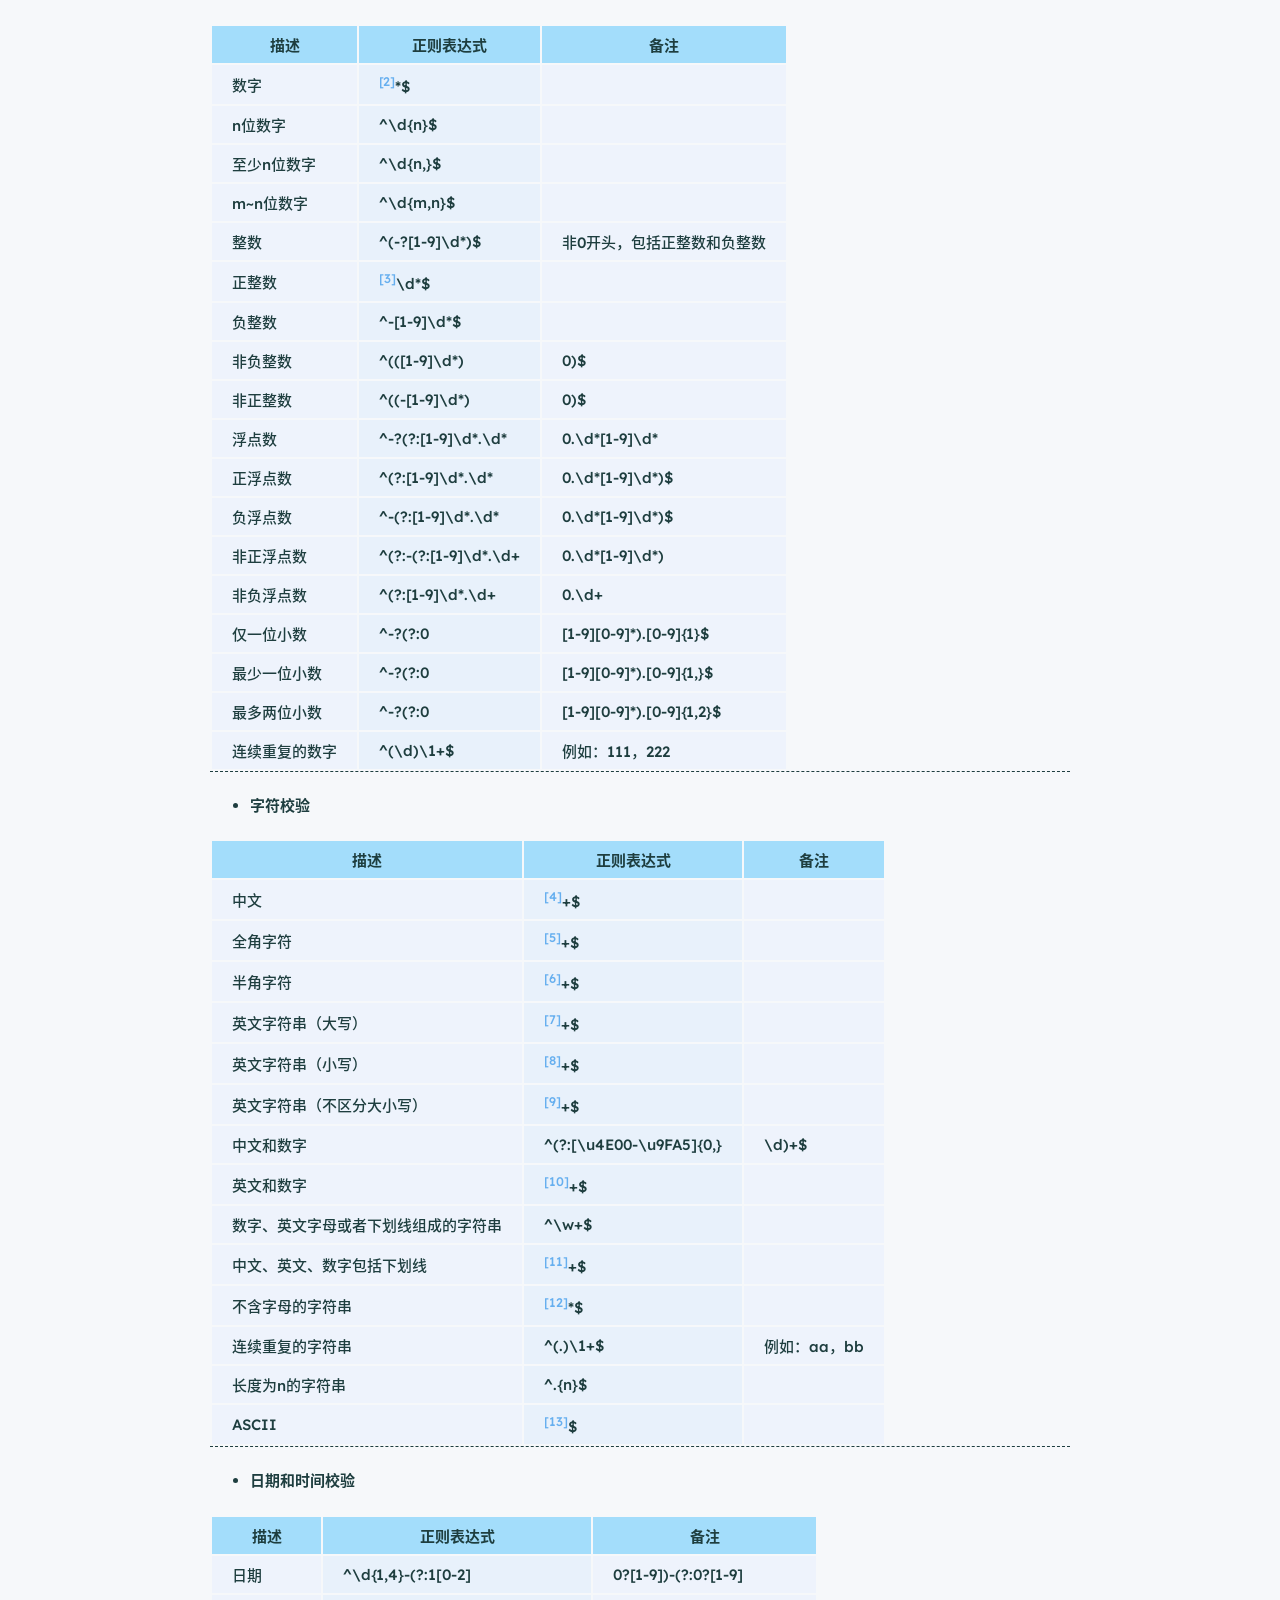
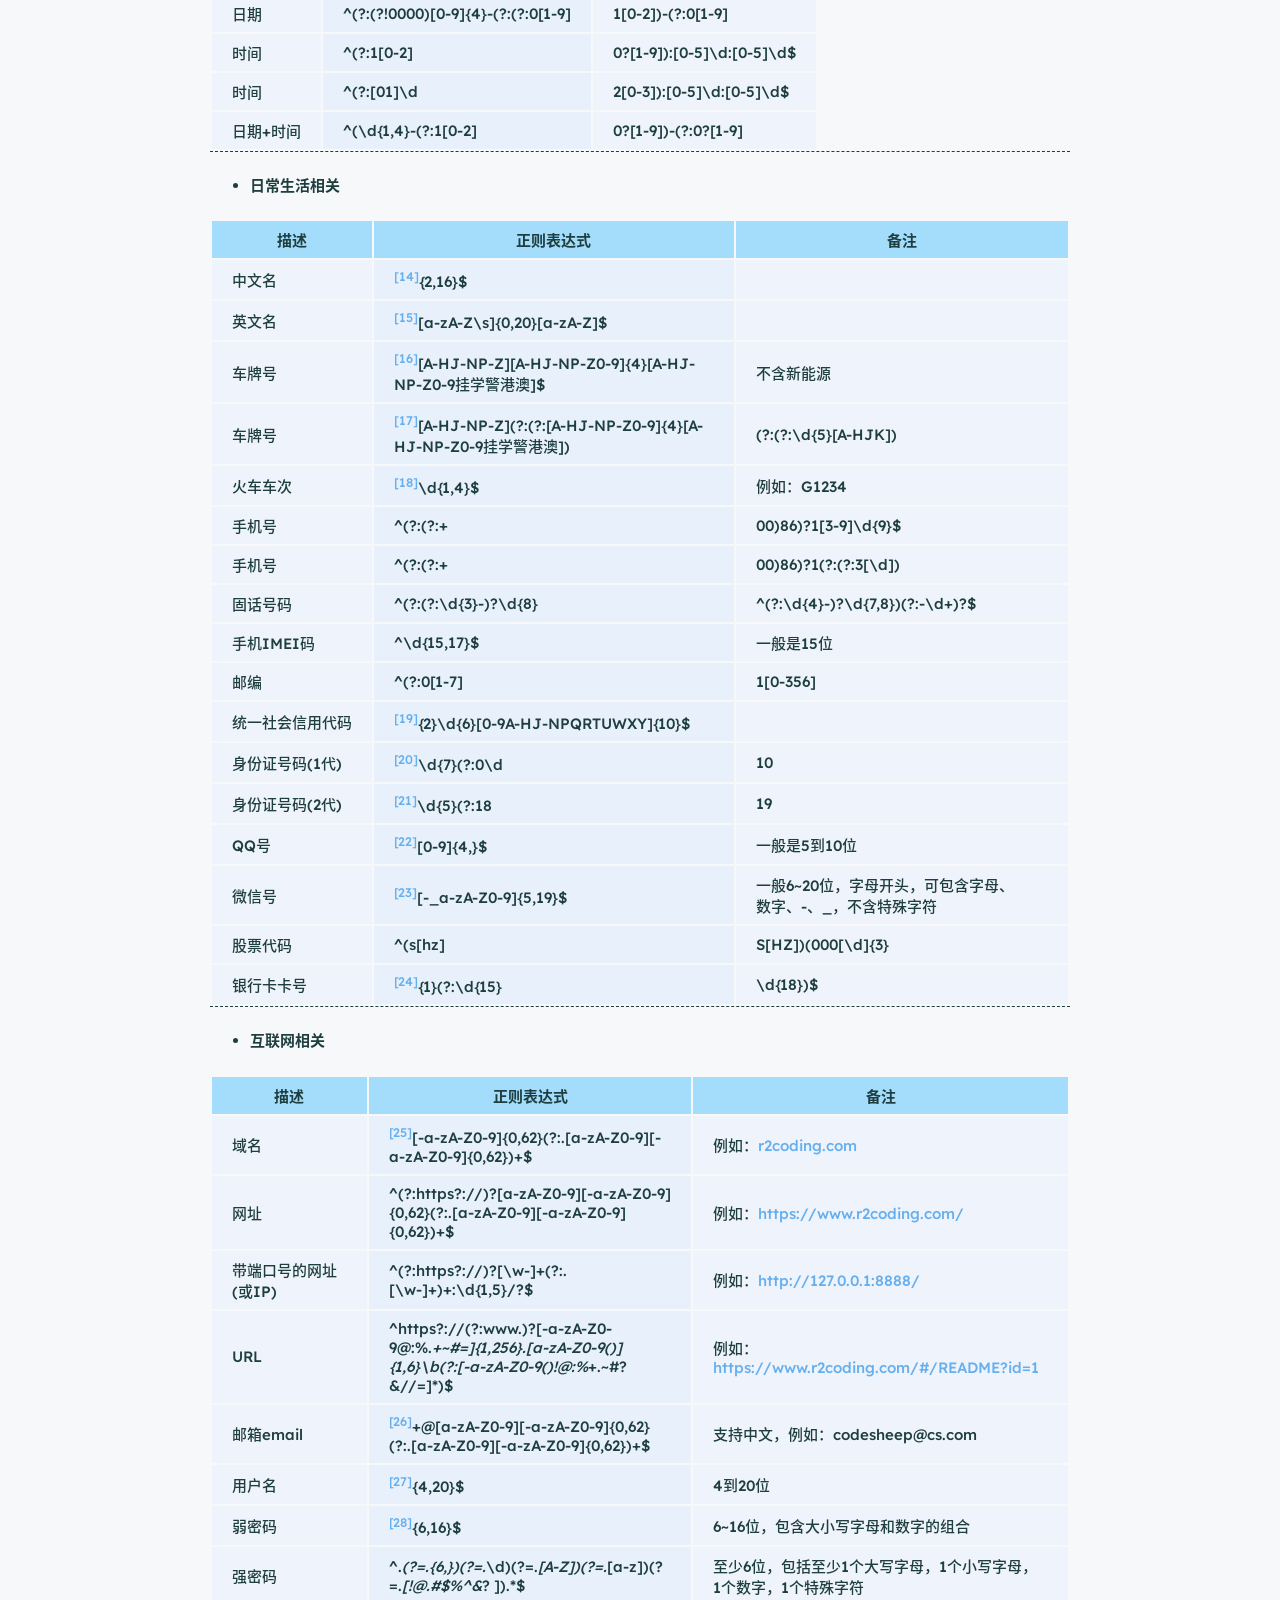
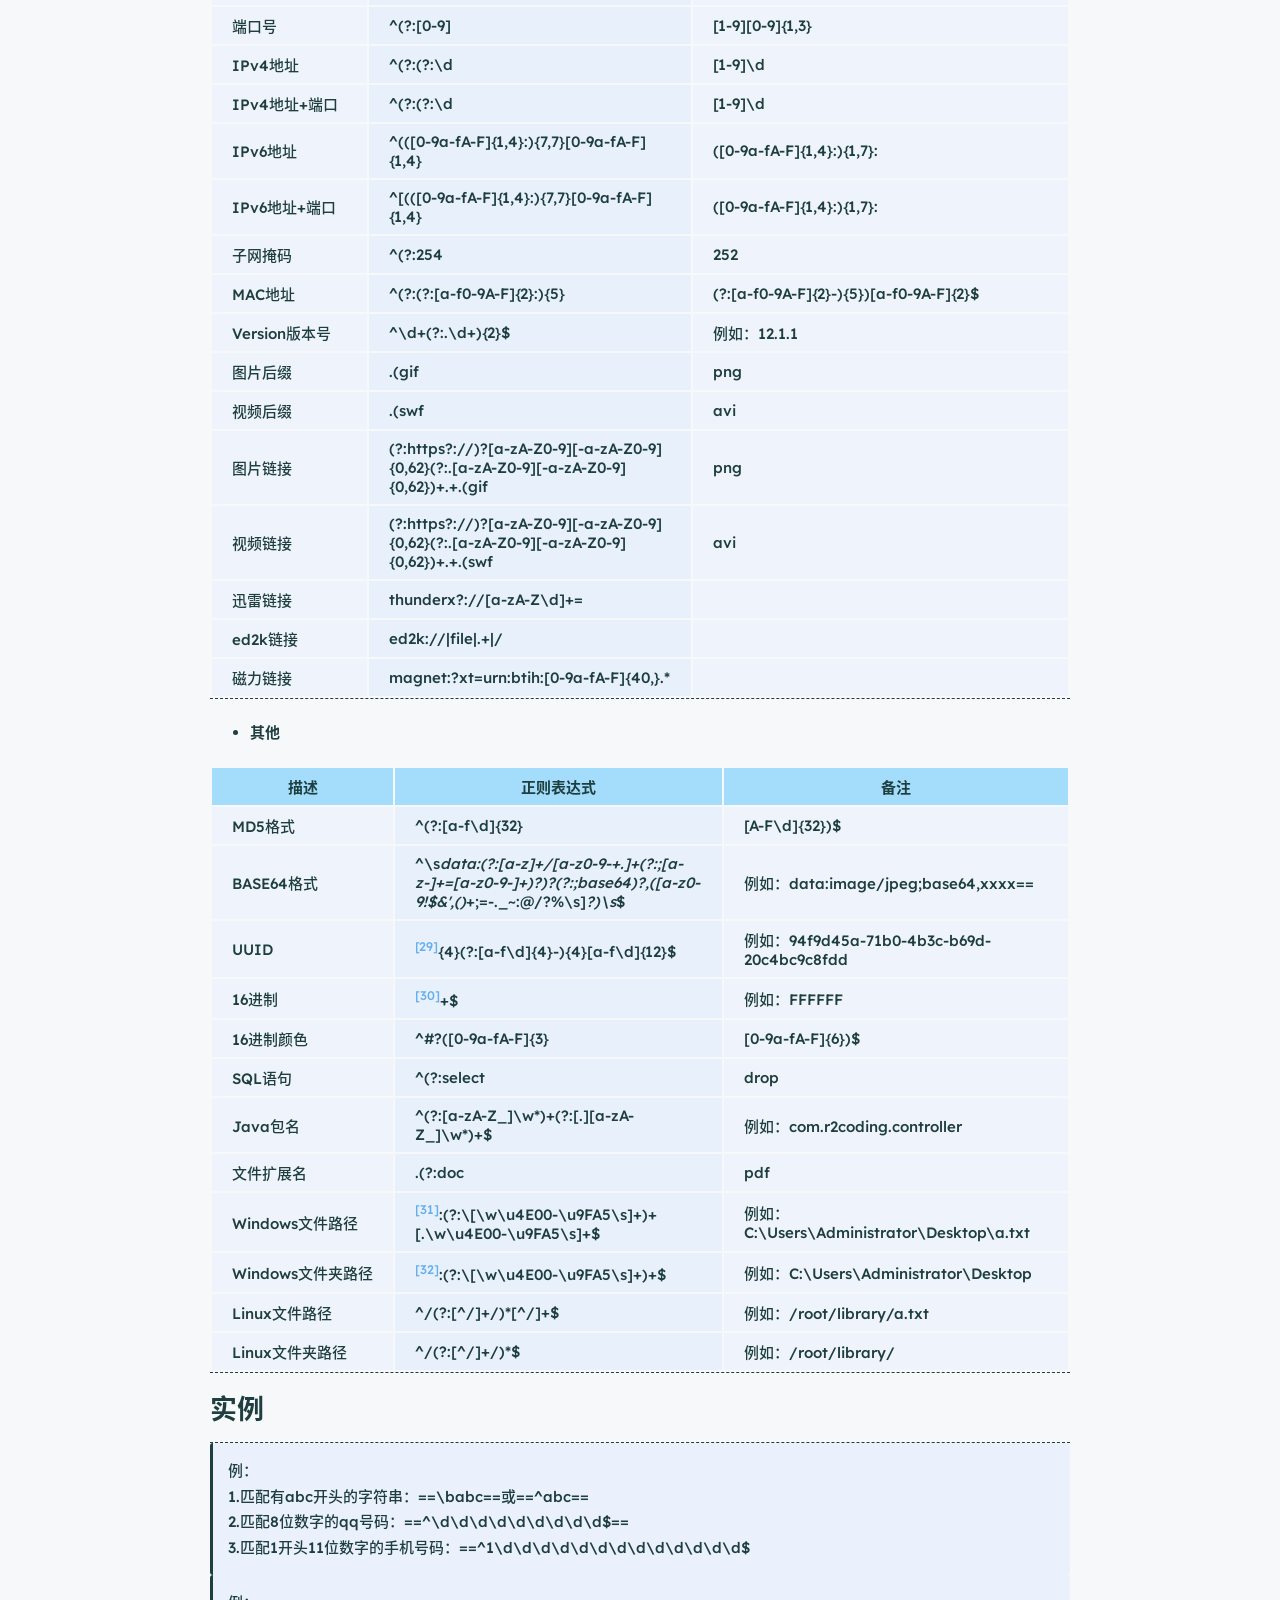
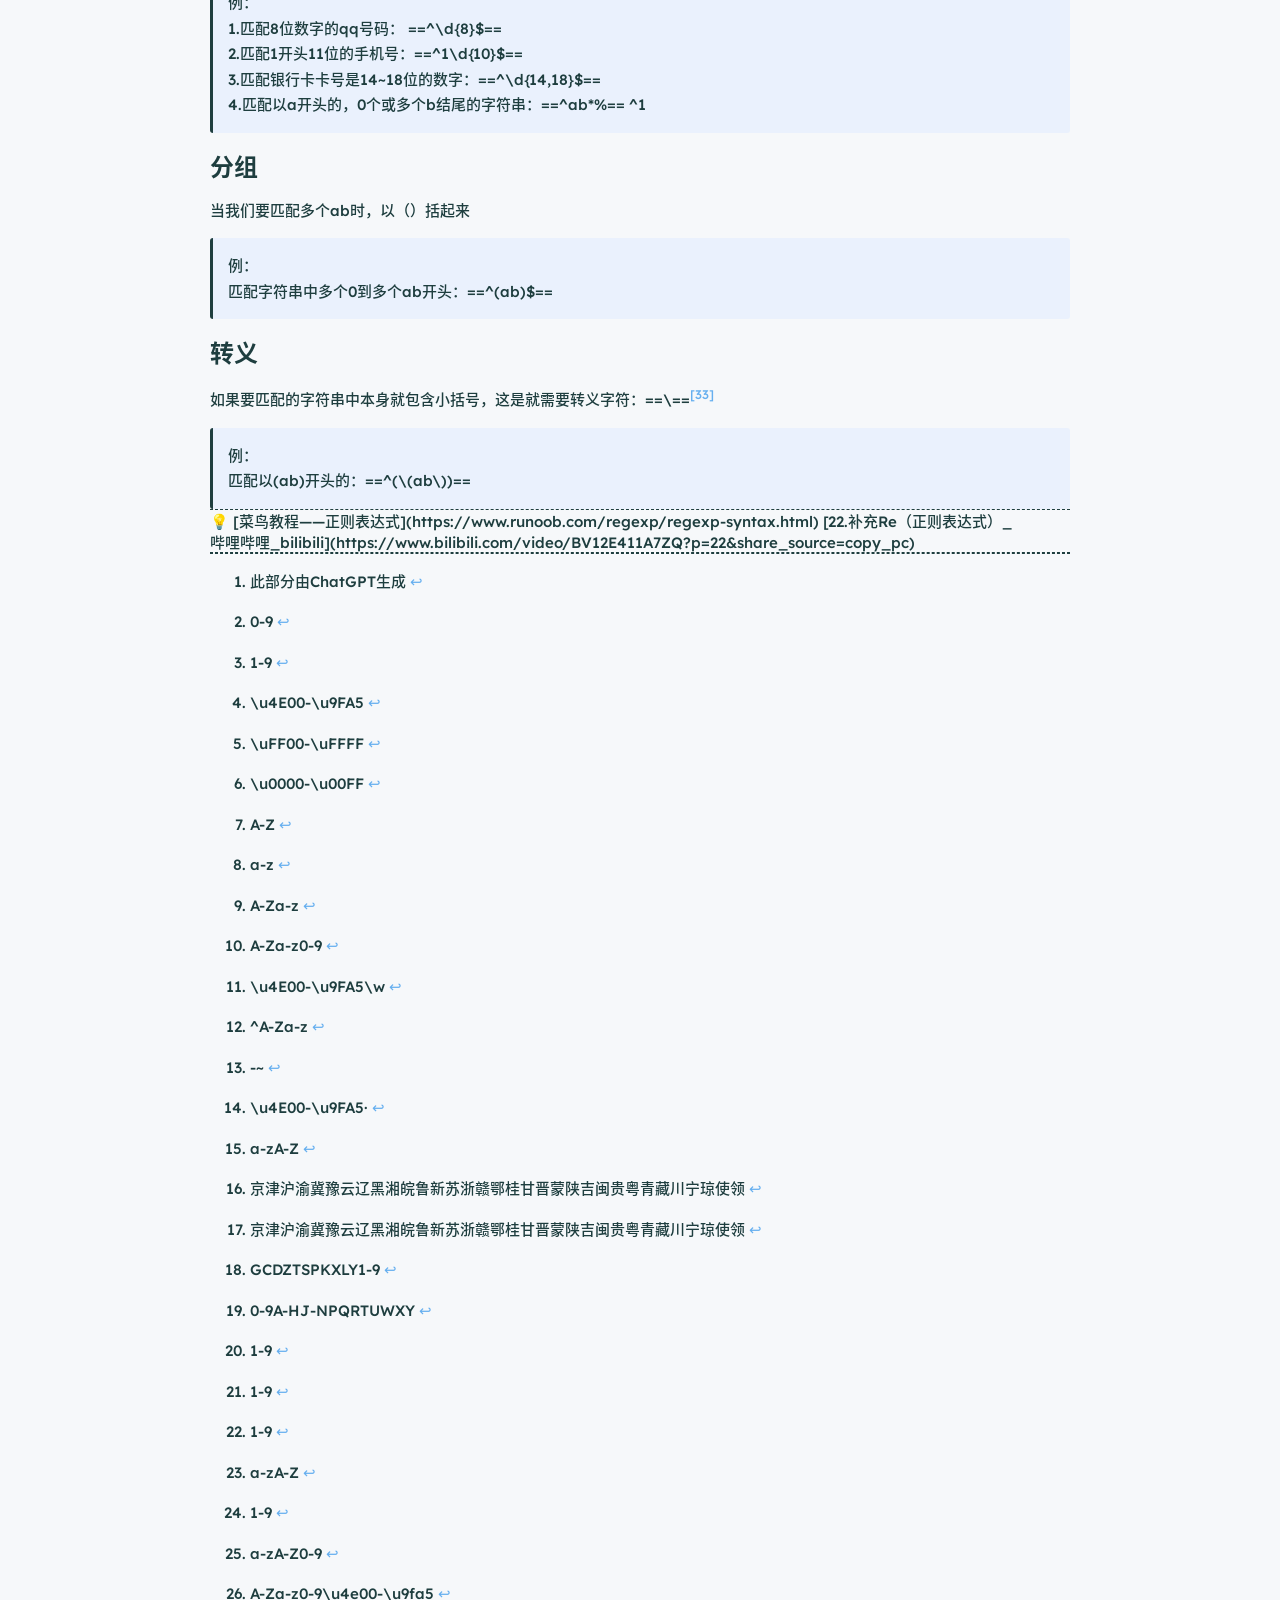
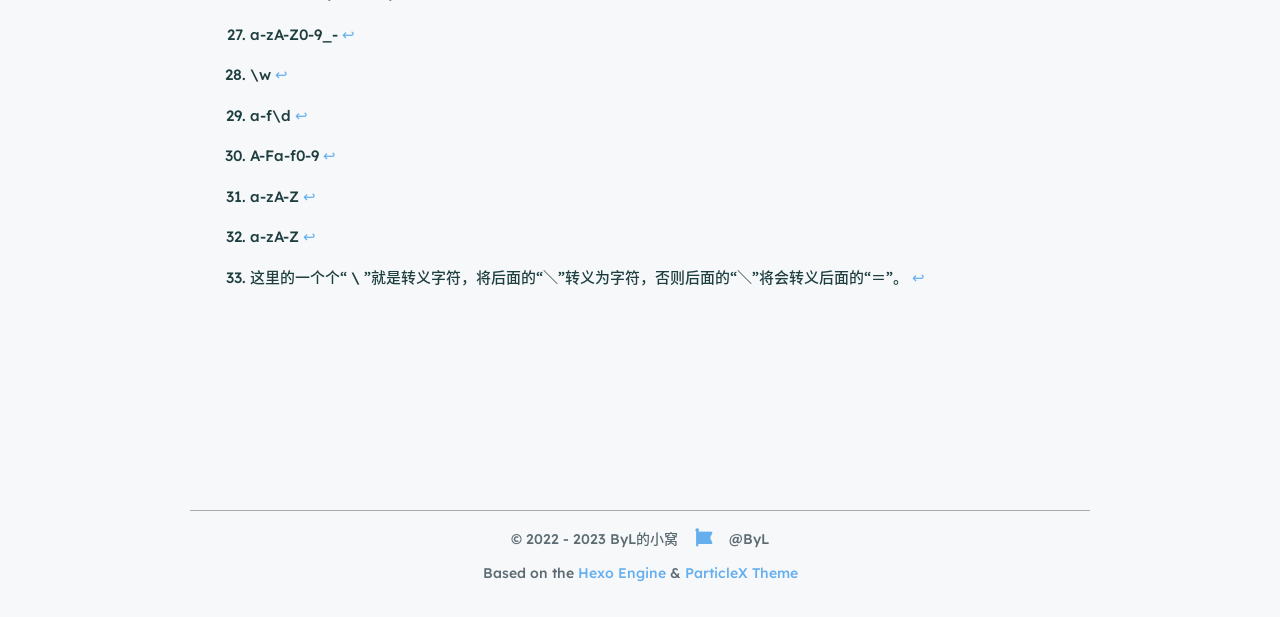
<file: p/2f57a694.html>
<!DOCTYPE html>
<html lang="en">
    <head>
        <meta charset="utf-8" />
        <title>正则表达式 | ByL的小窝</title>
        <meta name="author" content="ByL" />
        <meta name="description" content="" />
        <meta name="keywords" content="" />
        <meta name="viewport" content="width=device-width, initial-scale=1.0, maximum-scale=1.0, user-scalable=0" />
        <link rel="icon" href="/" />
        <script src="https://cdn.staticfile.org/vue/3.2.47/vue.global.prod.min.js"></script>
<link rel="stylesheet" href="https://cdn.staticfile.org/font-awesome/6.3.0/css/all.min.css" />
<link rel="stylesheet" href="/css/fonts.min.css" />
<script> const mixins = {}; </script>

<script src="https://polyfill.io/v3/polyfill.min.js?features=default"></script>


<script src="https://cdn.staticfile.org/highlight.js/11.7.0/highlight.min.js"></script>
<link
    rel="stylesheet"
    href="https://cdn.staticfile.org/highlight.js/11.7.0/styles/github.min.css"
/>
<script src="/js/lib/highlight.js"></script>


<script src="https://cdn.staticfile.org/KaTeX/0.16.4/katex.min.js"></script>
<script src="https://cdn.staticfile.org/KaTeX/0.16.4/contrib/auto-render.min.js"></script>
<link rel="stylesheet" href="https://cdn.staticfile.org/KaTeX/0.16.4/katex.min.css" />
<script src="/js/lib/math.js"></script>


<script src="/js/lib/preview.js"></script>









<link rel="stylesheet" href="/css/main.css" />

    <meta name="generator" content="Hexo 6.3.0"></head>
    <body>
        <div id="layout">
            <transition name="fade">
                <div id="loading" v-show="loading">
                    <div id="loading-circle">
                        <h2>LOADING</h2>
                        <p>加载过慢请开启缓存 浏览器默认开启</p>
                        <img src="/images/loading.gif" />
                    </div>
                </div>
            </transition>
            <nav id="menu" :class="{ hidden: hiddenMenu, 'menu-color': menuColor}">
    <div id="desktop-menu">
        <a class="title" href="/">
            <span>BYL的小窝</span>
        </a>
        
        <a href="/">
            <i class="fa-solid fa-house fa-fw"></i>
            <span>&ensp;Home</span>
        </a>
        
        <a href="/about">
            <i class="fa-solid fa-id-card fa-fw"></i>
            <span>&ensp;About</span>
        </a>
        
        <a href="/archives">
            <i class="fa-solid fa-box-archive fa-fw"></i>
            <span>&ensp;Archives</span>
        </a>
        
        <a href="/categories">
            <i class="fa-solid fa-bookmark fa-fw"></i>
            <span>&ensp;Categories</span>
        </a>
        
        <a href="/tags">
            <i class="fa-solid fa-tags fa-fw"></i>
            <span>&ensp;Tags</span>
        </a>
        
    </div>
    <div id="mobile-menu">
        <div class="title" @click="showMenuItems = !showMenuItems">
            <i class="fa-solid fa-bars fa-fw"></i>
            <span>&emsp;BYL的小窝</span>
        </div>
        <transition name="slide">
            <div class="items" v-show="showMenuItems">
                
                <a href="/">
                    <div class="item">
                        <div style="min-width: 20px; max-width: 50px; width: 10%">
                            <i class="fa-solid fa-house fa-fw"></i>
                        </div>
                        <div style="min-width: 100px; max-width: 150%; width: 20%">Home</div>
                    </div>
                </a>
                
                <a href="/about">
                    <div class="item">
                        <div style="min-width: 20px; max-width: 50px; width: 10%">
                            <i class="fa-solid fa-id-card fa-fw"></i>
                        </div>
                        <div style="min-width: 100px; max-width: 150%; width: 20%">About</div>
                    </div>
                </a>
                
                <a href="/archives">
                    <div class="item">
                        <div style="min-width: 20px; max-width: 50px; width: 10%">
                            <i class="fa-solid fa-box-archive fa-fw"></i>
                        </div>
                        <div style="min-width: 100px; max-width: 150%; width: 20%">Archives</div>
                    </div>
                </a>
                
                <a href="/categories">
                    <div class="item">
                        <div style="min-width: 20px; max-width: 50px; width: 10%">
                            <i class="fa-solid fa-bookmark fa-fw"></i>
                        </div>
                        <div style="min-width: 100px; max-width: 150%; width: 20%">Categories</div>
                    </div>
                </a>
                
                <a href="/tags">
                    <div class="item">
                        <div style="min-width: 20px; max-width: 50px; width: 10%">
                            <i class="fa-solid fa-tags fa-fw"></i>
                        </div>
                        <div style="min-width: 100px; max-width: 150%; width: 20%">Tags</div>
                    </div>
                </a>
                
            </div>
        </transition>
    </div>
</nav>
<transition name="fade">
    <div id="menu-curtain" @click="showMenuItems = !showMenuItems" v-show="showMenuItems"></div>
</transition>

            <transition name="into">
                <div id="main" v-show="!loading">
                    <div class="article">
    <div>
        <h1>正则表达式</h1>
    </div>
    <div class="info">
        <span class="date">
            <span class="icon">
                <i class="fa-solid fa-calendar fa-fw"></i>
            </span>
            2023/4/8
        </span>
        
        
        <span class="tags">
            <span class="icon">
                <i class="fa-solid fa-tags fa-fw"></i>
            </span>
            
            <span class="tag">
                
                <a href="/tags/%E7%AC%94%E8%AE%B0/" style="color: #03a9f4">笔记</a>
            </span>
            
        </span>
        
    </div>
    
    <div class="content" v-pre>
        <h2 id="什么是正则表达式">什么是正则表达式 <sup class="footnote-ref"><a href="#fn1" id="fnref1">[1]</a></sup></h2>
<p>正则表达式是一种用于匹配和处理文本的强大工具。它们可以用来验证输入，提取信息，替换文本，或者执行复杂的操作。在本文中，我们将介绍正则表达式的基本概念和语法，以及如何在不同的编程语言和工具中使用它们。</p>
<span id="more"></span>
<p>正则表达式的基本组成部分是字符和元字符。字符就是普通的文本字符，如字母，数字，标点符号等。元字符是一些有特殊含义的符号，用来表示匹配模式或规则。例如，<code>.</code>表示任意一个字符，<code>*</code>表示零个或多个前面的字符，<code>[a-z]</code>表示一个小写字母等。元字符可以组合成更复杂的表达式，来匹配不同的文本模式。</p>
<p>正则表达式的语法和功能可能因不同的编程语言和工具而有所差异，但是一些基本的元字符和规则是通用的。以下是一些常见的元字符和示例：</p>
<ul>
<li><code>.</code> 匹配任意一个字符，除了换行符。例如，<code>a.c</code>可以匹配<code>abc</code>，<code>axc</code>，<code>a3c</code>等。</li>
<li><code>^</code> 匹配字符串的开头。例如，<code>^Hello</code>可以匹配以<code>Hello</code>开头的字符串。</li>
<li><code>$</code> 匹配字符串的结尾。例如，<code>world$</code>可以匹配以<code>world</code>结尾的字符串。</li>
<li><code>*</code> 匹配零个或多个前面的字符。例如，<code>a*</code>可以匹配空字符串，<code>a</code>，<code>aa</code>，<code>aaa</code>等。</li>
<li><code>+</code> 匹配一个或多个前面的字符。例如，<code>a+</code>可以匹配<code>a</code>，<code>aa</code>，<code>aaa</code>等。</li>
<li><code>?</code> 匹配零个或一个前面的字符。例如，<code>a?</code>可以匹配空字符串或者<code>a</code>。</li>
<li><code>&#123;n&#125;</code> 匹配恰好n个前面的字符。例如，<code>a&#123;3&#125;</code>可以匹配三个连续的a。</li>
<li><code>&#123;n,m&#125;</code> 匹配至少n个至多m个前面的字符。例如，<code>a&#123;2,4&#125;</code>可以匹配两个到四个连续的a。</li>
<li><code>[...]</code> 匹配方括号中的任意一个字符。例如，[aeiou]可以匹配任意一个元音字母。</li>
<li><code>[^...]</code> 匹配除了方括号中的任意一个字符。例如，[^aeiou]可以匹配任意一个非元音字母。</li>
<li><code>|</code> 表示或者关系。例如，a|b可以匹配a或者b。</li>
<li><code>()</code> 表示分组。分组可以用来限定元字符的作用范围或者提取子串。例如，<code>(ab)*</code>可以匹配空字符串或者任意个ab。</li>
</ul>
<h2 id="基础知识点">基础知识点</h2>
<hr>
<h3 id="字符">字符</h3>
<table>
<thead>
<tr>
<th>表达式</th>
<th>描述</th>
</tr>
</thead>
<tbody>
<tr>
<td>[abc]</td>
<td>字符集。匹配集合中所含的任一字符。</td>
</tr>
<tr>
<td>[^abc]</td>
<td>否定字符集。匹配任何不在集合中的字符。</td>
</tr>
<tr>
<td>[a-z]</td>
<td>字符范围。匹配指定范围内的任意字符。</td>
</tr>
<tr>
<td>.</td>
<td>匹配除换行符以外的任何单个字符。</td>
</tr>
<tr>
<td>\</td>
<td>转义字符。</td>
</tr>
<tr>
<td>\w</td>
<td>匹配任何字母数字，包括下划线（等价于[A-Za-z0-9_]）。</td>
</tr>
<tr>
<td>\W</td>
<td>匹配任何非字母数字（等价于[^A-Za-z0-9_]）。</td>
</tr>
<tr>
<td>\d</td>
<td>数字。匹配任何数字。</td>
</tr>
<tr>
<td>\D</td>
<td>非数字。匹配任何非数字字符。</td>
</tr>
<tr>
<td>\s</td>
<td>空白。匹配任何空白字符，包括空格、制表符等。</td>
</tr>
<tr>
<td>\S</td>
<td>非空白。匹配任何非空白字符。</td>
</tr>
</tbody>
</table>
<h3 id="数量表达">数量表达</h3>
<table>
<thead>
<tr>
<th>表达式</th>
<th>描述</th>
</tr>
</thead>
<tbody>
<tr>
<td>?</td>
<td>匹配前面的表达式0个或1个。即表示可选项。</td>
</tr>
<tr>
<td>+</td>
<td>匹配前面的表达式至少1个。</td>
</tr>
<tr>
<td>*</td>
<td>匹配前面的表达式0个或多个。</td>
</tr>
<tr>
<td></td>
<td></td>
</tr>
<tr>
<td>{m}</td>
<td>匹配前面的表达式m个。</td>
</tr>
<tr>
<td>{m,}</td>
<td>匹配前面的表达式最少m个。</td>
</tr>
<tr>
<td>{m,n}</td>
<td>匹配前面的表达式最少m个，最多n个。</td>
</tr>
</tbody>
</table>
<h3 id="特殊标志">特殊标志</h3>
<table>
<thead>
<tr>
<th>表达式</th>
<th>描述</th>
</tr>
</thead>
<tbody>
<tr>
<td>/…/i</td>
<td>忽略大小写。</td>
</tr>
<tr>
<td>/…/g</td>
<td>全局匹配。</td>
</tr>
<tr>
<td>/…/m</td>
<td>多行修饰符。用于多行匹配。</td>
</tr>
</tbody>
</table>
<h3 id="分组和引用">分组和引用</h3>
<table>
<thead>
<tr>
<th>表达式</th>
<th>描述</th>
</tr>
</thead>
<tbody>
<tr>
<td>(expression)</td>
<td>分组。匹配括号里的整个表达式。</td>
</tr>
<tr>
<td>(?:expression)</td>
<td>非捕获分组。匹配括号里的整个字符串但不获取匹配结果，拿不到分组引用。</td>
</tr>
<tr>
<td>\num</td>
<td>对前面所匹配分组的引用。比如(\d)\1可以匹配两个相同的数字，(Code)(Sheep)\1\2则可以匹配CodeSheepCodeSheep。</td>
</tr>
</tbody>
</table>
<h3 id="锚点-边界">锚点/边界</h3>
<table>
<thead>
<tr>
<th>表达式</th>
<th>描述</th>
</tr>
</thead>
<tbody>
<tr>
<td>^</td>
<td>匹配字符串或行开头。</td>
</tr>
<tr>
<td>$</td>
<td>匹配字符串或行结尾。</td>
</tr>
<tr>
<td>\b</td>
<td>匹配单词边界。比如Sheep\b可以匹配CodeSheep末尾的Sheep，不能匹配CodeSheepCode中的Sheep</td>
</tr>
<tr>
<td>\B</td>
<td>匹配非单词边界。比如Code\B可以匹配HelloCodeSheep中的Code，不能匹配HelloCode中的Code。</td>
</tr>
</tbody>
</table>
<h3 id="预查断言">预查断言</h3>
<table>
<thead>
<tr>
<th>表达式</th>
<th>描述</th>
</tr>
</thead>
<tbody>
<tr>
<td>(?=)</td>
<td>正向预查。比如Code(?=Sheep)能匹配CodeSheep中的Code，但不能匹配CodePig中的Code。</td>
</tr>
<tr>
<td>(?!)</td>
<td>正向否定预查。比如Code(?!Sheep)不能匹配CodeSheep中的Code，但能匹配CodePig中的Code。</td>
</tr>
<tr>
<td>(?&lt;=)</td>
<td>反向预查。比如(?&lt;=Code)Sheep能匹配CodeSheep中的Sheep，但不能匹配ReadSheep中的Sheep。</td>
</tr>
<tr>
<td>(?&lt;!)</td>
<td>反向否定预查。比如(?&lt;!Code)Sheep不能匹配CodeSheep中的Sheep，但能匹配ReadSheep中的Sheep。</td>
</tr>
</tbody>
</table>
<h3 id="常用正则表达式示例"><strong><a target="_blank" rel="noopener" href="https://www.r2coding.com/#/?id=%e5%b8%b8%e7%94%a8%e6%ad%a3%e5%88%99%e8%a1%a8%e8%be%be%e5%bc%8f%e7%a4%ba%e4%be%8b">常用正则表达式示例</a></strong></h3>
<hr>
<ul>
<li><strong>数字校验</strong></li>
</ul>
<table>
<thead>
<tr>
<th>描述</th>
<th>正则表达式</th>
<th>备注</th>
</tr>
</thead>
<tbody>
<tr>
<td>数字</td>
<td><sup class="footnote-ref"><a href="#fn2" id="fnref2">[2]</a></sup>*$</td>
<td></td>
</tr>
<tr>
<td>n位数字</td>
<td>^\d{n}$</td>
<td></td>
</tr>
<tr>
<td>至少n位数字</td>
<td>^\d{n,}$</td>
<td></td>
</tr>
<tr>
<td>m~n位数字</td>
<td>^\d{m,n}$</td>
<td></td>
</tr>
<tr>
<td>整数</td>
<td>^(-?[1-9]\d*)$</td>
<td>非0开头，包括正整数和负整数</td>
</tr>
<tr>
<td>正整数</td>
<td><sup class="footnote-ref"><a href="#fn3" id="fnref3">[3]</a></sup>\d*$</td>
<td></td>
</tr>
<tr>
<td>负整数</td>
<td>^-[1-9]\d*$</td>
<td></td>
</tr>
<tr>
<td>非负整数</td>
<td>^(([1-9]\d*)</td>
<td>0)$</td>
</tr>
<tr>
<td>非正整数</td>
<td>^((-[1-9]\d*)</td>
<td>0)$</td>
</tr>
<tr>
<td>浮点数</td>
<td>^-?(?:[1-9]\d*.\d*</td>
<td>0.\d*[1-9]\d*</td>
</tr>
<tr>
<td>正浮点数</td>
<td>^(?:[1-9]\d*.\d*</td>
<td>0.\d*[1-9]\d*)$</td>
</tr>
<tr>
<td>负浮点数</td>
<td>^-(?:[1-9]\d*.\d*</td>
<td>0.\d*[1-9]\d*)$</td>
</tr>
<tr>
<td>非正浮点数</td>
<td>^(?:-(?:[1-9]\d*.\d+</td>
<td>0.\d*[1-9]\d*)</td>
</tr>
<tr>
<td>非负浮点数</td>
<td>^(?:[1-9]\d*.\d+</td>
<td>0.\d+</td>
</tr>
<tr>
<td>仅一位小数</td>
<td>^-?(?:0</td>
<td>[1-9][0-9]*).[0-9]{1}$</td>
</tr>
<tr>
<td>最少一位小数</td>
<td>^-?(?:0</td>
<td>[1-9][0-9]*).[0-9]{1,}$</td>
</tr>
<tr>
<td>最多两位小数</td>
<td>^-?(?:0</td>
<td>[1-9][0-9]*).[0-9]{1,2}$</td>
</tr>
<tr>
<td>连续重复的数字</td>
<td>^(\d)\1+$</td>
<td>例如：111，222</td>
</tr>
</tbody>
</table>
<hr>
<ul>
<li><strong>字符校验</strong></li>
</ul>
<table>
<thead>
<tr>
<th>描述</th>
<th>正则表达式</th>
<th>备注</th>
</tr>
</thead>
<tbody>
<tr>
<td>中文</td>
<td><sup class="footnote-ref"><a href="#fn4" id="fnref4">[4]</a></sup>+$</td>
<td></td>
</tr>
<tr>
<td>全角字符</td>
<td><sup class="footnote-ref"><a href="#fn5" id="fnref5">[5]</a></sup>+$</td>
<td></td>
</tr>
<tr>
<td>半角字符</td>
<td><sup class="footnote-ref"><a href="#fn6" id="fnref6">[6]</a></sup>+$</td>
<td></td>
</tr>
<tr>
<td>英文字符串（大写）</td>
<td><sup class="footnote-ref"><a href="#fn7" id="fnref7">[7]</a></sup>+$</td>
<td></td>
</tr>
<tr>
<td>英文字符串（小写）</td>
<td><sup class="footnote-ref"><a href="#fn8" id="fnref8">[8]</a></sup>+$</td>
<td></td>
</tr>
<tr>
<td>英文字符串（不区分大小写）</td>
<td><sup class="footnote-ref"><a href="#fn9" id="fnref9">[9]</a></sup>+$</td>
<td></td>
</tr>
<tr>
<td>中文和数字</td>
<td>^(?:[\u4E00-\u9FA5]{0,}</td>
<td>\d)+$</td>
</tr>
<tr>
<td>英文和数字</td>
<td><sup class="footnote-ref"><a href="#fn10" id="fnref10">[10]</a></sup>+$</td>
<td></td>
</tr>
<tr>
<td>数字、英文字母或者下划线组成的字符串</td>
<td>^\w+$</td>
<td></td>
</tr>
<tr>
<td>中文、英文、数字包括下划线</td>
<td><sup class="footnote-ref"><a href="#fn11" id="fnref11">[11]</a></sup>+$</td>
<td></td>
</tr>
<tr>
<td>不含字母的字符串</td>
<td><sup class="footnote-ref"><a href="#fn12" id="fnref12">[12]</a></sup>*$</td>
<td></td>
</tr>
<tr>
<td>连续重复的字符串</td>
<td>^(.)\1+$</td>
<td>例如：aa，bb</td>
</tr>
<tr>
<td>长度为n的字符串</td>
<td>^.{n}$</td>
<td></td>
</tr>
<tr>
<td>ASCII</td>
<td><sup class="footnote-ref"><a href="#fn13" id="fnref13">[13]</a></sup>$</td>
<td></td>
</tr>
</tbody>
</table>
<hr>
<ul>
<li><strong>日期和时间校验</strong></li>
</ul>
<table>
<thead>
<tr>
<th>描述</th>
<th>正则表达式</th>
<th>备注</th>
</tr>
</thead>
<tbody>
<tr>
<td>日期</td>
<td>^\d{1,4}-(?:1[0-2]</td>
<td>0?[1-9])-(?:0?[1-9]</td>
</tr>
<tr>
<td>日期</td>
<td>^(?:(?!0000)[0-9]{4}-(?:(?:0[1-9]</td>
<td>1[0-2])-(?:0[1-9]</td>
</tr>
<tr>
<td>时间</td>
<td>^(?:1[0-2]</td>
<td>0?[1-9]):[0-5]\d:[0-5]\d$</td>
</tr>
<tr>
<td>时间</td>
<td>^(?:[01]\d</td>
<td>2[0-3]):[0-5]\d:[0-5]\d$</td>
</tr>
<tr>
<td>日期+时间</td>
<td>^(\d{1,4}-(?:1[0-2]</td>
<td>0?[1-9])-(?:0?[1-9]</td>
</tr>
</tbody>
</table>
<hr>
<ul>
<li><strong>日常生活相关</strong></li>
</ul>
<table>
<thead>
<tr>
<th>描述</th>
<th>正则表达式</th>
<th>备注</th>
</tr>
</thead>
<tbody>
<tr>
<td>中文名</td>
<td><sup class="footnote-ref"><a href="#fn14" id="fnref14">[14]</a></sup>{2,16}$</td>
<td></td>
</tr>
<tr>
<td>英文名</td>
<td><sup class="footnote-ref"><a href="#fn15" id="fnref15">[15]</a></sup>[a-zA-Z\s]{0,20}[a-zA-Z]$</td>
<td></td>
</tr>
<tr>
<td>车牌号</td>
<td><sup class="footnote-ref"><a href="#fn16" id="fnref16">[16]</a></sup>[A-HJ-NP-Z][A-HJ-NP-Z0-9]{4}[A-HJ-NP-Z0-9挂学警港澳]$</td>
<td>不含新能源</td>
</tr>
<tr>
<td>车牌号</td>
<td><sup class="footnote-ref"><a href="#fn17" id="fnref17">[17]</a></sup>[A-HJ-NP-Z](?:(?:[A-HJ-NP-Z0-9]{4}[A-HJ-NP-Z0-9挂学警港澳])</td>
<td>(?:(?:\d{5}[A-HJK])</td>
</tr>
<tr>
<td>火车车次</td>
<td><sup class="footnote-ref"><a href="#fn18" id="fnref18">[18]</a></sup>\d{1,4}$</td>
<td>例如：G1234</td>
</tr>
<tr>
<td>手机号</td>
<td>^(?:(?:+</td>
<td>00)86)?1[3-9]\d{9}$</td>
</tr>
<tr>
<td>手机号</td>
<td>^(?:(?:+</td>
<td>00)86)?1(?:(?:3[\d])</td>
</tr>
<tr>
<td>固话号码</td>
<td>^(?:(?:\d{3}-)?\d{8}</td>
<td>^(?:\d{4}-)?\d{7,8})(?:-\d+)?$</td>
</tr>
<tr>
<td>手机IMEI码</td>
<td>^\d{15,17}$</td>
<td>一般是15位</td>
</tr>
<tr>
<td>邮编</td>
<td>^(?:0[1-7]</td>
<td>1[0-356]</td>
</tr>
<tr>
<td>统一社会信用代码</td>
<td><sup class="footnote-ref"><a href="#fn19" id="fnref19">[19]</a></sup>{2}\d{6}[0-9A-HJ-NPQRTUWXY]{10}$</td>
<td></td>
</tr>
<tr>
<td>身份证号码(1代)</td>
<td><sup class="footnote-ref"><a href="#fn20" id="fnref20">[20]</a></sup>\d{7}(?:0\d</td>
<td>10</td>
</tr>
<tr>
<td>身份证号码(2代)</td>
<td><sup class="footnote-ref"><a href="#fn21" id="fnref21">[21]</a></sup>\d{5}(?:18</td>
<td>19</td>
</tr>
<tr>
<td>QQ号</td>
<td><sup class="footnote-ref"><a href="#fn22" id="fnref22">[22]</a></sup>[0-9]{4,}$</td>
<td>一般是5到10位</td>
</tr>
<tr>
<td>微信号</td>
<td><sup class="footnote-ref"><a href="#fn23" id="fnref23">[23]</a></sup>[-_a-zA-Z0-9]{5,19}$</td>
<td>一般6~20位，字母开头，可包含字母、数字、-、_，不含特殊字符</td>
</tr>
<tr>
<td>股票代码</td>
<td>^(s[hz]</td>
<td>S[HZ])(000[\d]{3}</td>
</tr>
<tr>
<td>银行卡卡号</td>
<td><sup class="footnote-ref"><a href="#fn24" id="fnref24">[24]</a></sup>{1}(?:\d{15}</td>
<td>\d{18})$</td>
</tr>
</tbody>
</table>
<hr>
<ul>
<li><strong>互联网相关</strong></li>
</ul>
<table>
<thead>
<tr>
<th>描述</th>
<th>正则表达式</th>
<th>备注</th>
</tr>
</thead>
<tbody>
<tr>
<td>域名</td>
<td><sup class="footnote-ref"><a href="#fn25" id="fnref25">[25]</a></sup>[-a-zA-Z0-9]{0,62}(?:.[a-zA-Z0-9][-a-zA-Z0-9]{0,62})+$</td>
<td>例如：<a target="_blank" rel="noopener" href="http://r2coding.com">r2coding.com</a></td>
</tr>
<tr>
<td>网址</td>
<td>^(?:https?://)?[a-zA-Z0-9][-a-zA-Z0-9]{0,62}(?:.[a-zA-Z0-9][-a-zA-Z0-9]{0,62})+$</td>
<td>例如：<a target="_blank" rel="noopener" href="https://www.r2coding.com/">https://www.r2coding.com/</a></td>
</tr>
<tr>
<td>带端口号的网址(或IP)</td>
<td>^(?:https?://)?[\w-]+(?:.[\w-]+)+:\d{1,5}/?$</td>
<td>例如：<a target="_blank" rel="noopener" href="http://127.0.0.1:8888/">http://127.0.0.1:8888/</a></td>
</tr>
<tr>
<td>URL</td>
<td>^https?://(?:www.)?[-a-zA-Z0-9@:%.<em>+~#=]{1,256}.[a-zA-Z0-9()]{1,6}\b(?:[-a-zA-Z0-9()!@:%</em>+.~#?&amp;//=]*)$</td>
<td>例如：<a target="_blank" rel="noopener" href="https://www.r2coding.com/#/README?id=1">https://www.r2coding.com/#/README?id=1</a></td>
</tr>
<tr>
<td>邮箱email</td>
<td><sup class="footnote-ref"><a href="#fn26" id="fnref26">[26]</a></sup>+@[a-zA-Z0-9][-a-zA-Z0-9]{0,62}(?:.[a-zA-Z0-9][-a-zA-Z0-9]{0,62})+$</td>
<td>支持中文，例如：codesheep@cs.com</td>
</tr>
<tr>
<td>用户名</td>
<td><sup class="footnote-ref"><a href="#fn27" id="fnref27">[27]</a></sup>{4,20}$</td>
<td>4到20位</td>
</tr>
<tr>
<td>弱密码</td>
<td><sup class="footnote-ref"><a href="#fn28" id="fnref28">[28]</a></sup>{6,16}$</td>
<td>6~16位，包含大小写字母和数字的组合</td>
</tr>
<tr>
<td>强密码</td>
<td>^.<em>(?=.{6,})(?=.</em>\d)(?=.<em>[A-Z])(?=.</em>[a-z])(?=.<em>[!@.#$%^&amp;</em>? ]).*$</td>
<td>至少6位，包括至少1个大写字母，1个小写字母，1个数字，1个特殊字符</td>
</tr>
<tr>
<td>端口号</td>
<td>^(?:[0-9]</td>
<td>[1-9][0-9]{1,3}</td>
</tr>
<tr>
<td>IPv4地址</td>
<td>^(?:(?:\d</td>
<td>[1-9]\d</td>
</tr>
<tr>
<td>IPv4地址+端口</td>
<td>^(?:(?:\d</td>
<td>[1-9]\d</td>
</tr>
<tr>
<td>IPv6地址</td>
<td>^(([0-9a-fA-F]{1,4}:){7,7}[0-9a-fA-F]{1,4}</td>
<td>([0-9a-fA-F]{1,4}:){1,7}:</td>
</tr>
<tr>
<td>IPv6地址+端口</td>
<td>^[(([0-9a-fA-F]{1,4}:){7,7}[0-9a-fA-F]{1,4}</td>
<td>([0-9a-fA-F]{1,4}:){1,7}:</td>
</tr>
<tr>
<td>子网掩码</td>
<td>^(?:254</td>
<td>252</td>
</tr>
<tr>
<td>MAC地址</td>
<td>^(?:(?:[a-f0-9A-F]{2}:){5}</td>
<td>(?:[a-f0-9A-F]{2}-){5})[a-f0-9A-F]{2}$</td>
</tr>
<tr>
<td>Version版本号</td>
<td>^\d+(?:.\d+){2}$</td>
<td>例如：12.1.1</td>
</tr>
<tr>
<td>图片后缀</td>
<td>.(gif</td>
<td>png</td>
</tr>
<tr>
<td>视频后缀</td>
<td>.(swf</td>
<td>avi</td>
</tr>
<tr>
<td>图片链接</td>
<td>(?:https?://)?[a-zA-Z0-9][-a-zA-Z0-9]{0,62}(?:.[a-zA-Z0-9][-a-zA-Z0-9]{0,62})+.+.(gif</td>
<td>png</td>
</tr>
<tr>
<td>视频链接</td>
<td>(?:https?://)?[a-zA-Z0-9][-a-zA-Z0-9]{0,62}(?:.[a-zA-Z0-9][-a-zA-Z0-9]{0,62})+.+.(swf</td>
<td>avi</td>
</tr>
<tr>
<td>迅雷链接</td>
<td>thunderx?://[a-zA-Z\d]+=</td>
<td></td>
</tr>
<tr>
<td>ed2k链接</td>
<td>ed2k://|file|.+|/</td>
<td></td>
</tr>
<tr>
<td>磁力链接</td>
<td>magnet:?xt=urn:btih:[0-9a-fA-F]{40,}.*</td>
<td></td>
</tr>
</tbody>
</table>
<hr>
<ul>
<li><strong>其他</strong></li>
</ul>
<table>
<thead>
<tr>
<th>描述</th>
<th>正则表达式</th>
<th>备注</th>
</tr>
</thead>
<tbody>
<tr>
<td>MD5格式</td>
<td>^(?:[a-f\d]{32}</td>
<td>[A-F\d]{32})$</td>
</tr>
<tr>
<td>BASE64格式</td>
<td>^\s<em>data:(?:[a-z]+/[a-z0-9-+.]+(?:;[a-z-]+=[a-z0-9-]+)?)?(?:;base64)?,([a-z0-9!$&amp;',()</em>+;=-._~:@/?%\s]<em>?)\s</em>$</td>
<td>例如：[data-uri]</td>
</tr>
<tr>
<td>UUID</td>
<td><sup class="footnote-ref"><a href="#fn29" id="fnref29">[29]</a></sup>{4}(?:[a-f\d]{4}-){4}[a-f\d]{12}$</td>
<td>例如：94f9d45a-71b0-4b3c-b69d-20c4bc9c8fdd</td>
</tr>
<tr>
<td>16进制</td>
<td><sup class="footnote-ref"><a href="#fn30" id="fnref30">[30]</a></sup>+$</td>
<td>例如：FFFFFF</td>
</tr>
<tr>
<td>16进制颜色</td>
<td>^#?([0-9a-fA-F]{3}</td>
<td>[0-9a-fA-F]{6})$</td>
</tr>
<tr>
<td>SQL语句</td>
<td>^(?:select</td>
<td>drop</td>
</tr>
<tr>
<td>Java包名</td>
<td>^(?:[a-zA-Z_]\w*)+(?:[.][a-zA-Z_]\w*)+$</td>
<td>例如：com.r2coding.controller</td>
</tr>
<tr>
<td>文件扩展名</td>
<td>.(?:doc</td>
<td>pdf</td>
</tr>
<tr>
<td>Windows文件路径</td>
<td><sup class="footnote-ref"><a href="#fn31" id="fnref31">[31]</a></sup>:(?:\[\w\u4E00-\u9FA5\s]+)+[.\w\u4E00-\u9FA5\s]+$</td>
<td>例如：C:\Users\Administrator\Desktop\a.txt</td>
</tr>
<tr>
<td>Windows文件夹路径</td>
<td><sup class="footnote-ref"><a href="#fn32" id="fnref32">[32]</a></sup>:(?:\[\w\u4E00-\u9FA5\s]+)+$</td>
<td>例如：C:\Users\Administrator\Desktop</td>
</tr>
<tr>
<td>Linux文件路径</td>
<td>^/(?:[^/]+/)*[^/]+$</td>
<td>例如：/root/library/a.txt</td>
</tr>
<tr>
<td>Linux文件夹路径</td>
<td>^/(?:[^/]+/)*$</td>
<td>例如：/root/library/</td>
</tr>
</tbody>
</table>
<hr>
<h2 id="实例">实例</h2>
<hr>
<blockquote>
<p>例：<br>
1.匹配有abc开头的字符串：==\babc==或==^abc==<br>
2.匹配8位数字的qq号码：==^\d\d\d\d\d\d\d\d\d$==<br>
3.匹配1开头11位数字的手机号码：==^1\d\d\d\d\d\d\d\d\d\d\d\d\d$</p>
</blockquote>
<blockquote>
<p>例：<br>
1.匹配8位数字的qq号码：	==^\d{8}$==<br>
2.匹配1开头11位的手机号：==^1\d{10}$==<br>
3.匹配银行卡卡号是14~18位的数字：==^\d{14,18}$==<br>
4.匹配以a开头的，0个或多个b结尾的字符串：==^ab*%==   ^1</p>
</blockquote>
<h3 id="分组">分组</h3>
<p>当我们要匹配多个ab时，以（）括起来</p>
<blockquote>
<p>例：<br>
匹配字符串中多个0到多个ab开头：==^(ab)$==</p>
</blockquote>
<h3 id="转义">转义</h3>
<p>如果要匹配的字符串中本身就包含小括号，这是就需要转义字符：==\==<sup class="footnote-ref"><a href="#fn33" id="fnref33">[33]</a></sup></p>
<blockquote>
<p>例：<br>
匹配以(ab)开头的：==^(\(ab\))==</p>
</blockquote>
<hr>
<aside>
💡 [菜鸟教程——正则表达式](https://www.runoob.com/regexp/regexp-syntax.html)
[22.补充Re（正则表达式）_哔哩哔哩_bilibili](https://www.bilibili.com/video/BV12E411A7ZQ?p=22&share_source=copy_pc)
<hr>
<hr class="footnotes-sep">
<section class="footnotes">
<ol class="footnotes-list">
<li id="fn1" class="footnote-item"><p>此部分由ChatGPT生成 <a href="#fnref1" class="footnote-backref">↩︎</a></p>
</li>
<li id="fn2" class="footnote-item"><p>0-9 <a href="#fnref2" class="footnote-backref">↩︎</a></p>
</li>
<li id="fn3" class="footnote-item"><p>1-9 <a href="#fnref3" class="footnote-backref">↩︎</a></p>
</li>
<li id="fn4" class="footnote-item"><p>\u4E00-\u9FA5 <a href="#fnref4" class="footnote-backref">↩︎</a></p>
</li>
<li id="fn5" class="footnote-item"><p>\uFF00-\uFFFF <a href="#fnref5" class="footnote-backref">↩︎</a></p>
</li>
<li id="fn6" class="footnote-item"><p>\u0000-\u00FF <a href="#fnref6" class="footnote-backref">↩︎</a></p>
</li>
<li id="fn7" class="footnote-item"><p>A-Z <a href="#fnref7" class="footnote-backref">↩︎</a></p>
</li>
<li id="fn8" class="footnote-item"><p>a-z <a href="#fnref8" class="footnote-backref">↩︎</a></p>
</li>
<li id="fn9" class="footnote-item"><p>A-Za-z <a href="#fnref9" class="footnote-backref">↩︎</a></p>
</li>
<li id="fn10" class="footnote-item"><p>A-Za-z0-9 <a href="#fnref10" class="footnote-backref">↩︎</a></p>
</li>
<li id="fn11" class="footnote-item"><p>\u4E00-\u9FA5\w <a href="#fnref11" class="footnote-backref">↩︎</a></p>
</li>
<li id="fn12" class="footnote-item"><p>^A-Za-z <a href="#fnref12" class="footnote-backref">↩︎</a></p>
</li>
<li id="fn13" class="footnote-item"><p> -~ <a href="#fnref13" class="footnote-backref">↩︎</a></p>
</li>
<li id="fn14" class="footnote-item"><p>\u4E00-\u9FA5· <a href="#fnref14" class="footnote-backref">↩︎</a></p>
</li>
<li id="fn15" class="footnote-item"><p>a-zA-Z <a href="#fnref15" class="footnote-backref">↩︎</a></p>
</li>
<li id="fn16" class="footnote-item"><p>京津沪渝冀豫云辽黑湘皖鲁新苏浙赣鄂桂甘晋蒙陕吉闽贵粤青藏川宁琼使领 <a href="#fnref16" class="footnote-backref">↩︎</a></p>
</li>
<li id="fn17" class="footnote-item"><p>京津沪渝冀豫云辽黑湘皖鲁新苏浙赣鄂桂甘晋蒙陕吉闽贵粤青藏川宁琼使领 <a href="#fnref17" class="footnote-backref">↩︎</a></p>
</li>
<li id="fn18" class="footnote-item"><p>GCDZTSPKXLY1-9 <a href="#fnref18" class="footnote-backref">↩︎</a></p>
</li>
<li id="fn19" class="footnote-item"><p>0-9A-HJ-NPQRTUWXY <a href="#fnref19" class="footnote-backref">↩︎</a></p>
</li>
<li id="fn20" class="footnote-item"><p>1-9 <a href="#fnref20" class="footnote-backref">↩︎</a></p>
</li>
<li id="fn21" class="footnote-item"><p>1-9 <a href="#fnref21" class="footnote-backref">↩︎</a></p>
</li>
<li id="fn22" class="footnote-item"><p>1-9 <a href="#fnref22" class="footnote-backref">↩︎</a></p>
</li>
<li id="fn23" class="footnote-item"><p>a-zA-Z <a href="#fnref23" class="footnote-backref">↩︎</a></p>
</li>
<li id="fn24" class="footnote-item"><p>1-9 <a href="#fnref24" class="footnote-backref">↩︎</a></p>
</li>
<li id="fn25" class="footnote-item"><p>a-zA-Z0-9 <a href="#fnref25" class="footnote-backref">↩︎</a></p>
</li>
<li id="fn26" class="footnote-item"><p>A-Za-z0-9\u4e00-\u9fa5 <a href="#fnref26" class="footnote-backref">↩︎</a></p>
</li>
<li id="fn27" class="footnote-item"><p>a-zA-Z0-9_- <a href="#fnref27" class="footnote-backref">↩︎</a></p>
</li>
<li id="fn28" class="footnote-item"><p>\w <a href="#fnref28" class="footnote-backref">↩︎</a></p>
</li>
<li id="fn29" class="footnote-item"><p>a-f\d <a href="#fnref29" class="footnote-backref">↩︎</a></p>
</li>
<li id="fn30" class="footnote-item"><p>A-Fa-f0-9 <a href="#fnref30" class="footnote-backref">↩︎</a></p>
</li>
<li id="fn31" class="footnote-item"><p>a-zA-Z <a href="#fnref31" class="footnote-backref">↩︎</a></p>
</li>
<li id="fn32" class="footnote-item"><p>a-zA-Z <a href="#fnref32" class="footnote-backref">↩︎</a></p>
</li>
<li id="fn33" class="footnote-item"><p>这里的一个个“ \ ”就是转义字符，将后面的“＼”转义为字符，否则后面的“＼”将会转义后面的“＝”。 <a href="#fnref33" class="footnote-backref">↩︎</a></p>
</li>
</ol>
</section>

    </div>
    
    
    
    
    <div id="comment">
        <div id="giscus-container" class="giscus"></div>
    </div>
    
    
    
    
</div>

                    <footer id="footer">
    <div id="footer-wrap">
        <div>
            &copy;
            2022 - 2023 ByL的小窝
            <span id="footer-icon">
                <i class="fa-solid fa-font-awesome fa-fw"></i>
            </span>
            &commat;ByL
        </div>
        <div>
            Based on the <a target="_blank" rel="noopener" href="https://hexo.io">Hexo Engine</a> &amp;
            <a target="_blank" rel="noopener" href="https://github.com/theme-particlex/hexo-theme-particlex">ParticleX Theme</a>
        </div>
        
    </div>
</footer>

                </div>
            </transition>
            
            <transition name="fade">
                <div id="preview" ref="preview" v-show="previewShow">
                    <img id="preview-content" ref="previewContent" />
                </div>
            </transition>
            
        </div>
        <script src="/js/main.js"></script>
        
        
<script
    src="https://giscus.app/client.js"
    data-repo="weidoo/weidoo.github.io"
    data-repo-id="R_kgDOJSEe1A"
    data-category="Ideas"
    data-category-id="DIC_kwDOJSEe1M4CVmYu"
    data-mapping="pathname"
    data-strict="0"
    data-reactions-enabled="1"
    data-emit-metadata="0"
    data-input-position="bottom"
    data-theme="preferred_color_scheme"
    data-lang="zh-CN"
    crossorigin
    async
></script>





        
    </body>
</html>
</file>
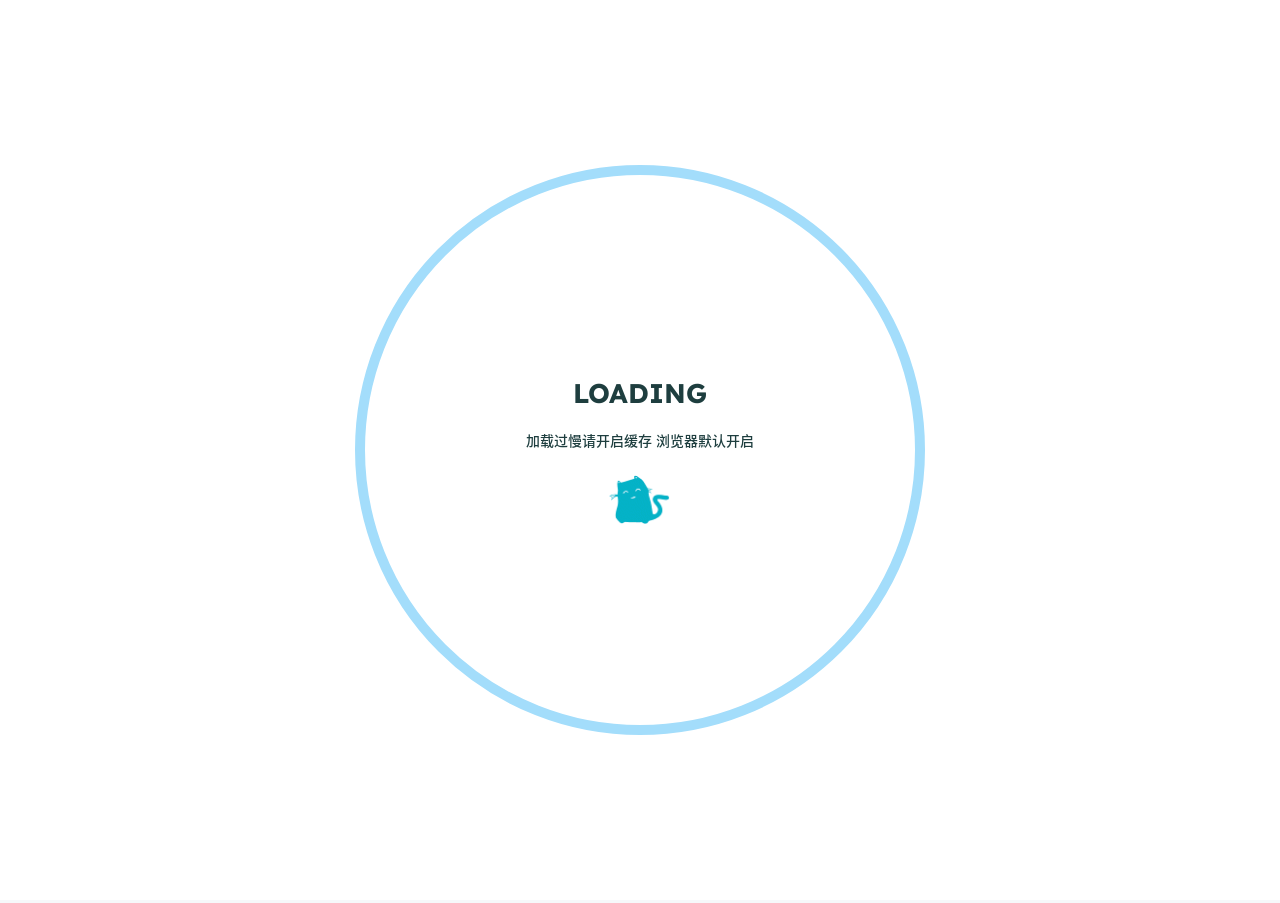
<file: p/63534.html>
<!DOCTYPE html>
<html lang="en">
    <head>
        <meta charset="utf-8" />
        <title>test | ByL的小窝</title>
        <meta name="author" content="ByL" />
        <meta name="description" content="" />
        <meta name="keywords" content="" />
        <meta name="viewport" content="width=device-width, initial-scale=1.0, maximum-scale=1.0, user-scalable=0" />
        <link rel="icon" href="/" />
        <script src="https://cdn.staticfile.org/vue/3.2.47/vue.global.prod.min.js"></script>
<link rel="stylesheet" href="https://cdn.staticfile.org/font-awesome/6.3.0/css/all.min.css" />
<link rel="stylesheet" href="/css/fonts.min.css" />
<script> const mixins = {}; </script>

<script src="https://polyfill.io/v3/polyfill.min.js?features=default"></script>


<script src="https://cdn.staticfile.org/highlight.js/11.7.0/highlight.min.js"></script>
<link
    rel="stylesheet"
    href="https://cdn.staticfile.org/highlight.js/11.7.0/styles/github.min.css"
/>
<script src="/js/lib/highlight.js"></script>


<script src="https://cdn.staticfile.org/KaTeX/0.16.4/katex.min.js"></script>
<script src="https://cdn.staticfile.org/KaTeX/0.16.4/contrib/auto-render.min.js"></script>
<link rel="stylesheet" href="https://cdn.staticfile.org/KaTeX/0.16.4/katex.min.css" />
<script src="/js/lib/math.js"></script>


<script src="/js/lib/preview.js"></script>









<link rel="stylesheet" href="/css/main.css" />

    <meta name="generator" content="Hexo 6.3.0"></head>
    <body>
        <div id="layout">
            <transition name="fade">
                <div id="loading" v-show="loading">
                    <div id="loading-circle">
                        <h2>LOADING</h2>
                        <p>加载过慢请开启缓存 浏览器默认开启</p>
                        <img src="/images/loading.gif" />
                    </div>
                </div>
            </transition>
            <nav id="menu" :class="{ hidden: hiddenMenu, 'menu-color': menuColor}">
    <div id="desktop-menu">
        <a class="title" href="/">
            <span>BYL的小窝</span>
        </a>
        
        <a href="/">
            <i class="fa-solid fa-house fa-fw"></i>
            <span>&ensp;Home</span>
        </a>
        
        <a href="/about">
            <i class="fa-solid fa-id-card fa-fw"></i>
            <span>&ensp;About</span>
        </a>
        
        <a href="/archives">
            <i class="fa-solid fa-box-archive fa-fw"></i>
            <span>&ensp;Archives</span>
        </a>
        
        <a href="/categories">
            <i class="fa-solid fa-bookmark fa-fw"></i>
            <span>&ensp;Categories</span>
        </a>
        
        <a href="/tags">
            <i class="fa-solid fa-tags fa-fw"></i>
            <span>&ensp;Tags</span>
        </a>
        
    </div>
    <div id="mobile-menu">
        <div class="title" @click="showMenuItems = !showMenuItems">
            <i class="fa-solid fa-bars fa-fw"></i>
            <span>&emsp;BYL的小窝</span>
        </div>
        <transition name="slide">
            <div class="items" v-show="showMenuItems">
                
                <a href="/">
                    <div class="item">
                        <div style="min-width: 20px; max-width: 50px; width: 10%">
                            <i class="fa-solid fa-house fa-fw"></i>
                        </div>
                        <div style="min-width: 100px; max-width: 150%; width: 20%">Home</div>
                    </div>
                </a>
                
                <a href="/about">
                    <div class="item">
                        <div style="min-width: 20px; max-width: 50px; width: 10%">
                            <i class="fa-solid fa-id-card fa-fw"></i>
                        </div>
                        <div style="min-width: 100px; max-width: 150%; width: 20%">About</div>
                    </div>
                </a>
                
                <a href="/archives">
                    <div class="item">
                        <div style="min-width: 20px; max-width: 50px; width: 10%">
                            <i class="fa-solid fa-box-archive fa-fw"></i>
                        </div>
                        <div style="min-width: 100px; max-width: 150%; width: 20%">Archives</div>
                    </div>
                </a>
                
                <a href="/categories">
                    <div class="item">
                        <div style="min-width: 20px; max-width: 50px; width: 10%">
                            <i class="fa-solid fa-bookmark fa-fw"></i>
                        </div>
                        <div style="min-width: 100px; max-width: 150%; width: 20%">Categories</div>
                    </div>
                </a>
                
                <a href="/tags">
                    <div class="item">
                        <div style="min-width: 20px; max-width: 50px; width: 10%">
                            <i class="fa-solid fa-tags fa-fw"></i>
                        </div>
                        <div style="min-width: 100px; max-width: 150%; width: 20%">Tags</div>
                    </div>
                </a>
                
            </div>
        </transition>
    </div>
</nav>
<transition name="fade">
    <div id="menu-curtain" @click="showMenuItems = !showMenuItems" v-show="showMenuItems"></div>
</transition>

            <transition name="into">
                <div id="main" v-show="!loading">
                    <div class="article">
    <div>
        <h1>test</h1>
    </div>
    <div class="info">
        <span class="date">
            <span class="icon">
                <i class="fa-solid fa-calendar fa-fw"></i>
            </span>
            2023/4/4
        </span>
        
        
        <span class="tags">
            <span class="icon">
                <i class="fa-solid fa-tags fa-fw"></i>
            </span>
            
            <span class="tag">
                
                <a href="/tags/%E7%AC%94%E8%AE%B0/" style="color: #ff7d73">笔记</a>
            </span>
            
        </span>
        
    </div>
    
    <div class="content" v-pre>
        <h1>以下是测试部分</h1>
<span id="more"></span>
<h2 id="测试mermaid是否渲染">测试mermaid是否渲染</h2>
<pre><code class="language-mermaid">sequenceDiagram
    participant B as 客户端
    participant  AC as ActivityController
    participant  US as UserService
    participant  UM as UserMapper
    participant i as index.jsp
    B -&gt;&gt;+B:用户点击市场活动菜单
    B-&gt;&gt;+AC:跳转请求
    AC-&gt;&gt;+US:queryAllUsers()
    US-&gt;&gt;+UM:selectAllUsers()
    UM-&gt;&gt;UM:执行sql语句, 查询所有的用户
    UM-&gt;&gt;-US:List&lt;User&gt;
    US-&gt;&gt;-AC:List&lt;User&gt;
    AC-&gt;&gt;AC:把数据保存到request中
    AC-&gt;&gt;-i:跳转
    i-&gt;&gt;+i:从request中获取数据
    i-&gt;&gt;i:渲染页面
    i-&gt;&gt;-B:响应
    B-&gt;&gt;-B:浏览区在工作区中显示市场活动主页面
</code></pre>

    </div>
    
    
    
    
    <div id="comment">
        <div id="giscus-container" class="giscus"></div>
    </div>
    
    
    
    
</div>

                    <footer id="footer">
    <div id="footer-wrap">
        <div>
            &copy;
            2022 - 2023 ByL的小窝
            <span id="footer-icon">
                <i class="fa-solid fa-font-awesome fa-fw"></i>
            </span>
            &commat;ByL
        </div>
        <div>
            Based on the <a target="_blank" rel="noopener" href="https://hexo.io">Hexo Engine</a> &amp;
            <a target="_blank" rel="noopener" href="https://github.com/theme-particlex/hexo-theme-particlex">ParticleX Theme</a>
        </div>
        
    </div>
</footer>

                </div>
            </transition>
            
            <transition name="fade">
                <div id="preview" ref="preview" v-show="previewShow">
                    <img id="preview-content" ref="previewContent" />
                </div>
            </transition>
            
        </div>
        <script src="/js/main.js"></script>
        
        
<script
    src="https://giscus.app/client.js"
    data-repo="weidoo/weidoo.github.io"
    data-repo-id="R_kgDOJSEe1A"
    data-category="Ideas"
    data-category-id="DIC_kwDOJSEe1M4CVmYu"
    data-mapping="pathname"
    data-strict="0"
    data-reactions-enabled="1"
    data-emit-metadata="0"
    data-input-position="bottom"
    data-theme="preferred_color_scheme"
    data-lang="zh-CN"
    crossorigin
    async
></script>





        
    </body>
</html>
</file>
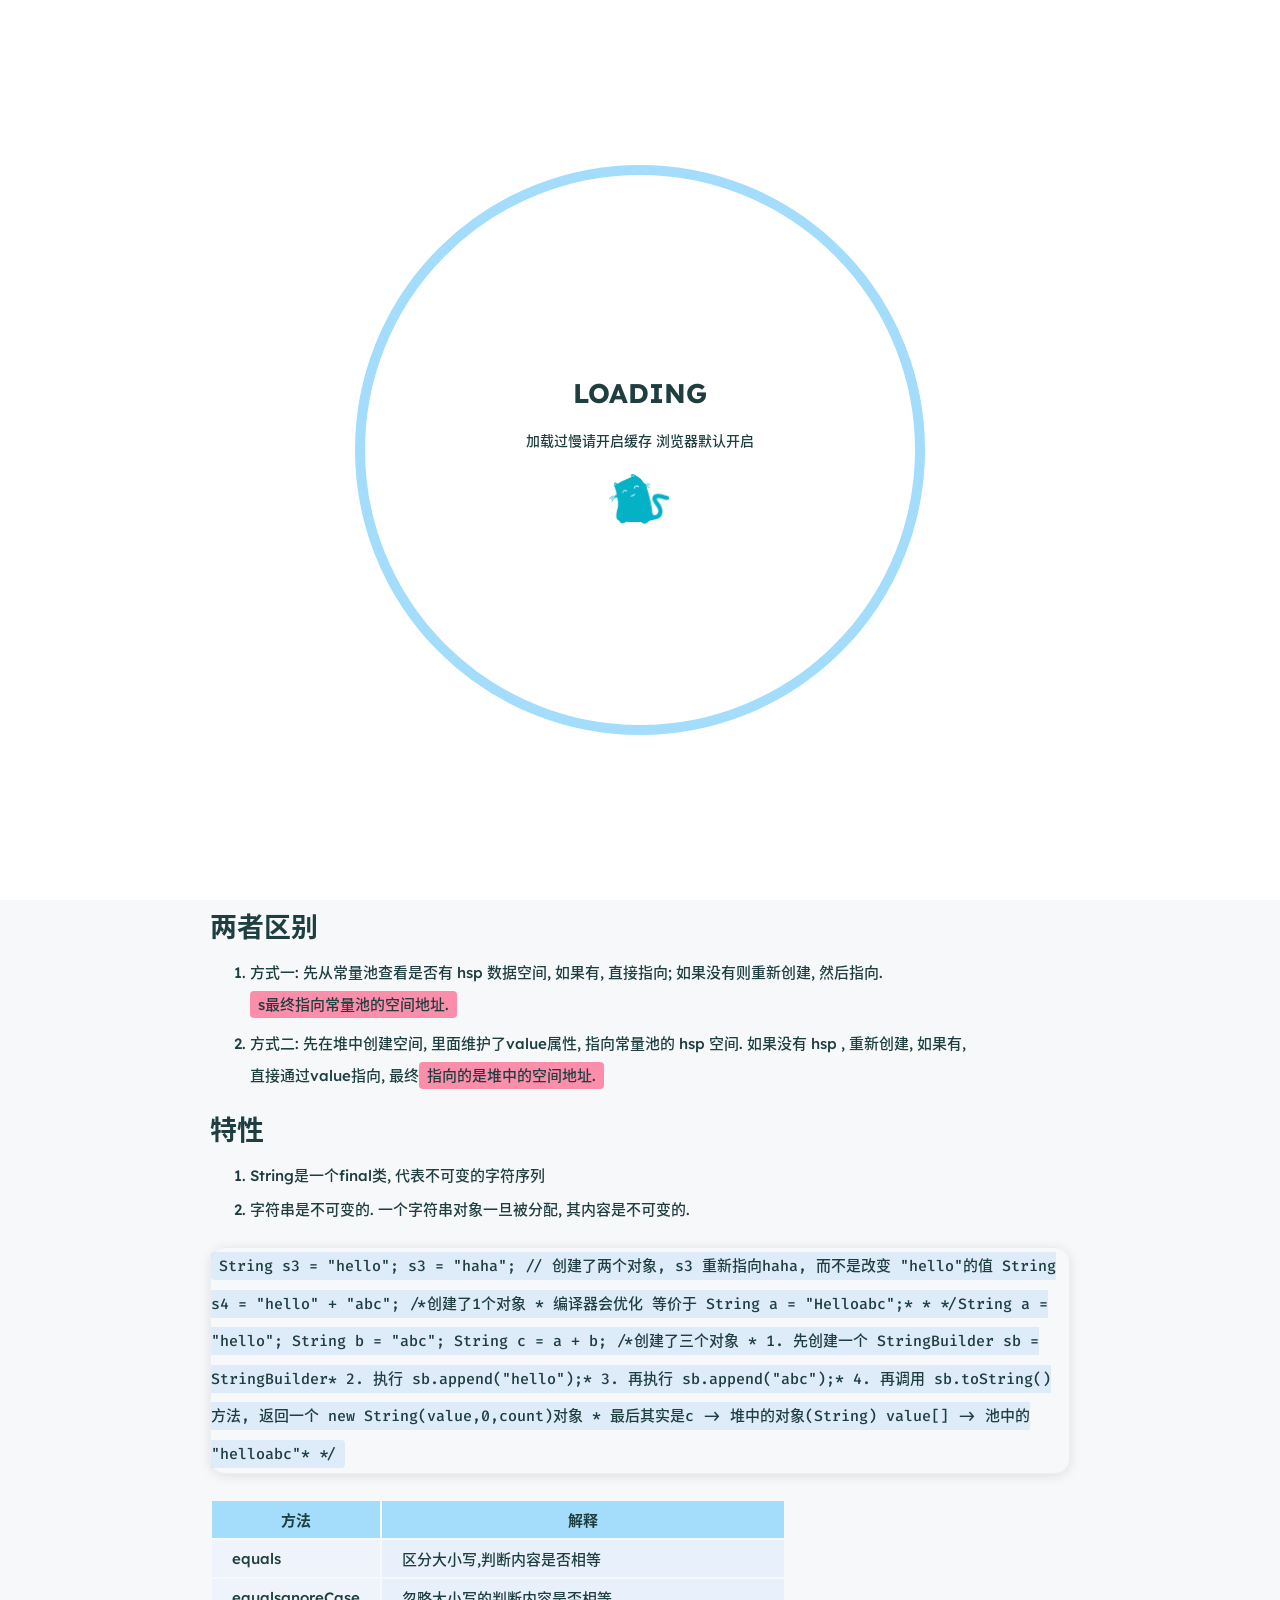
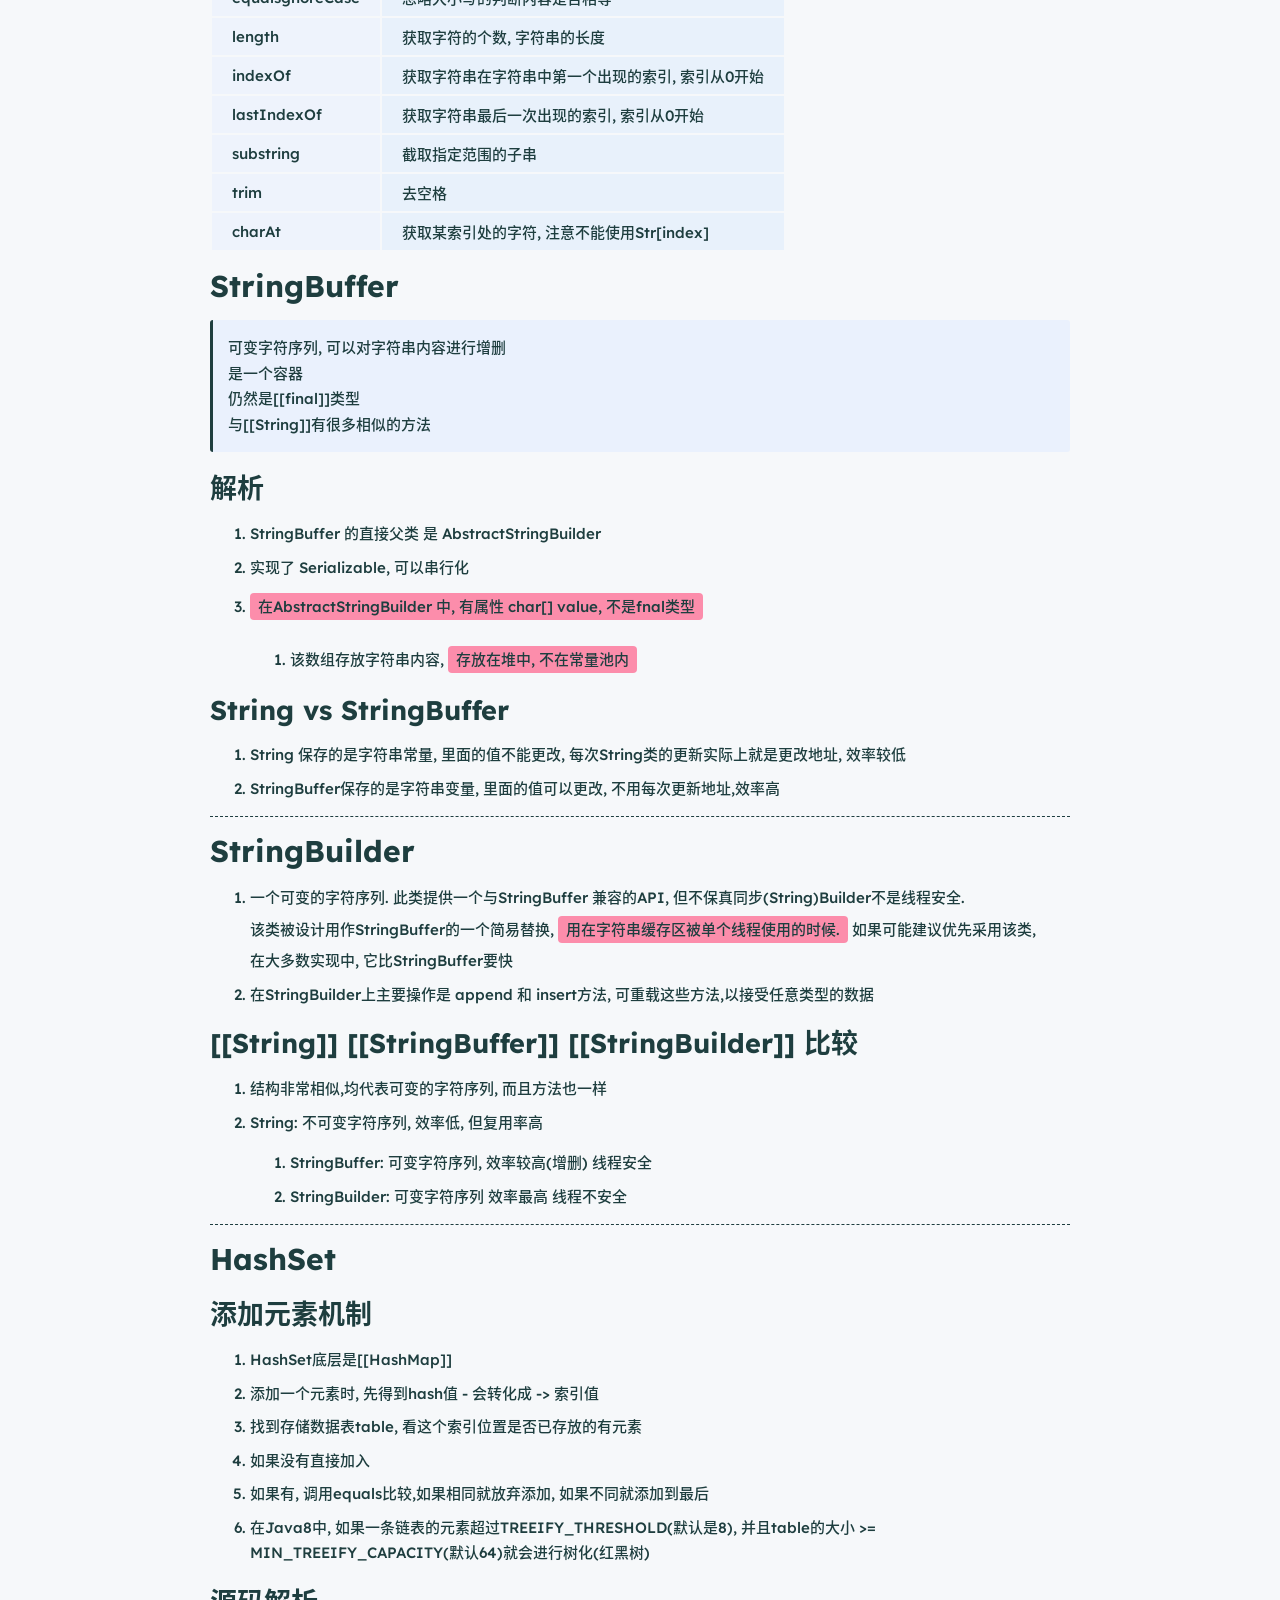
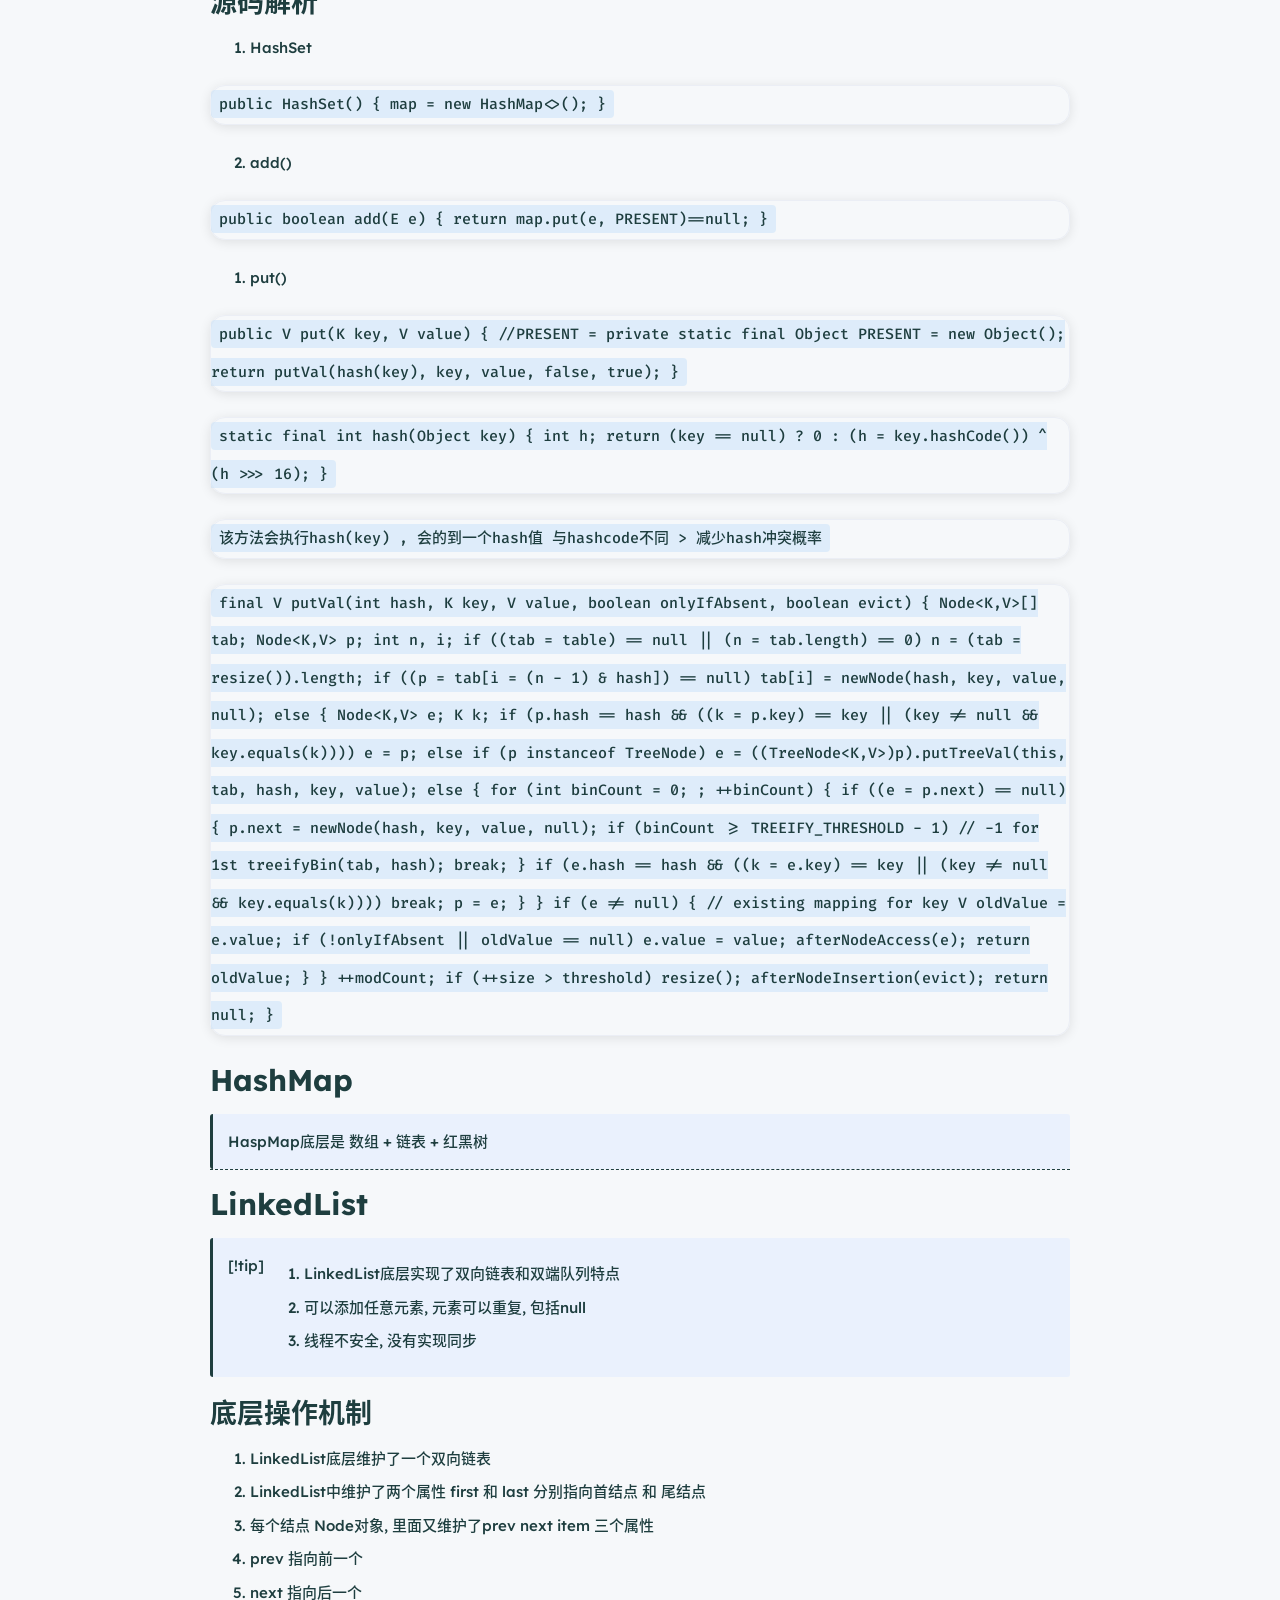
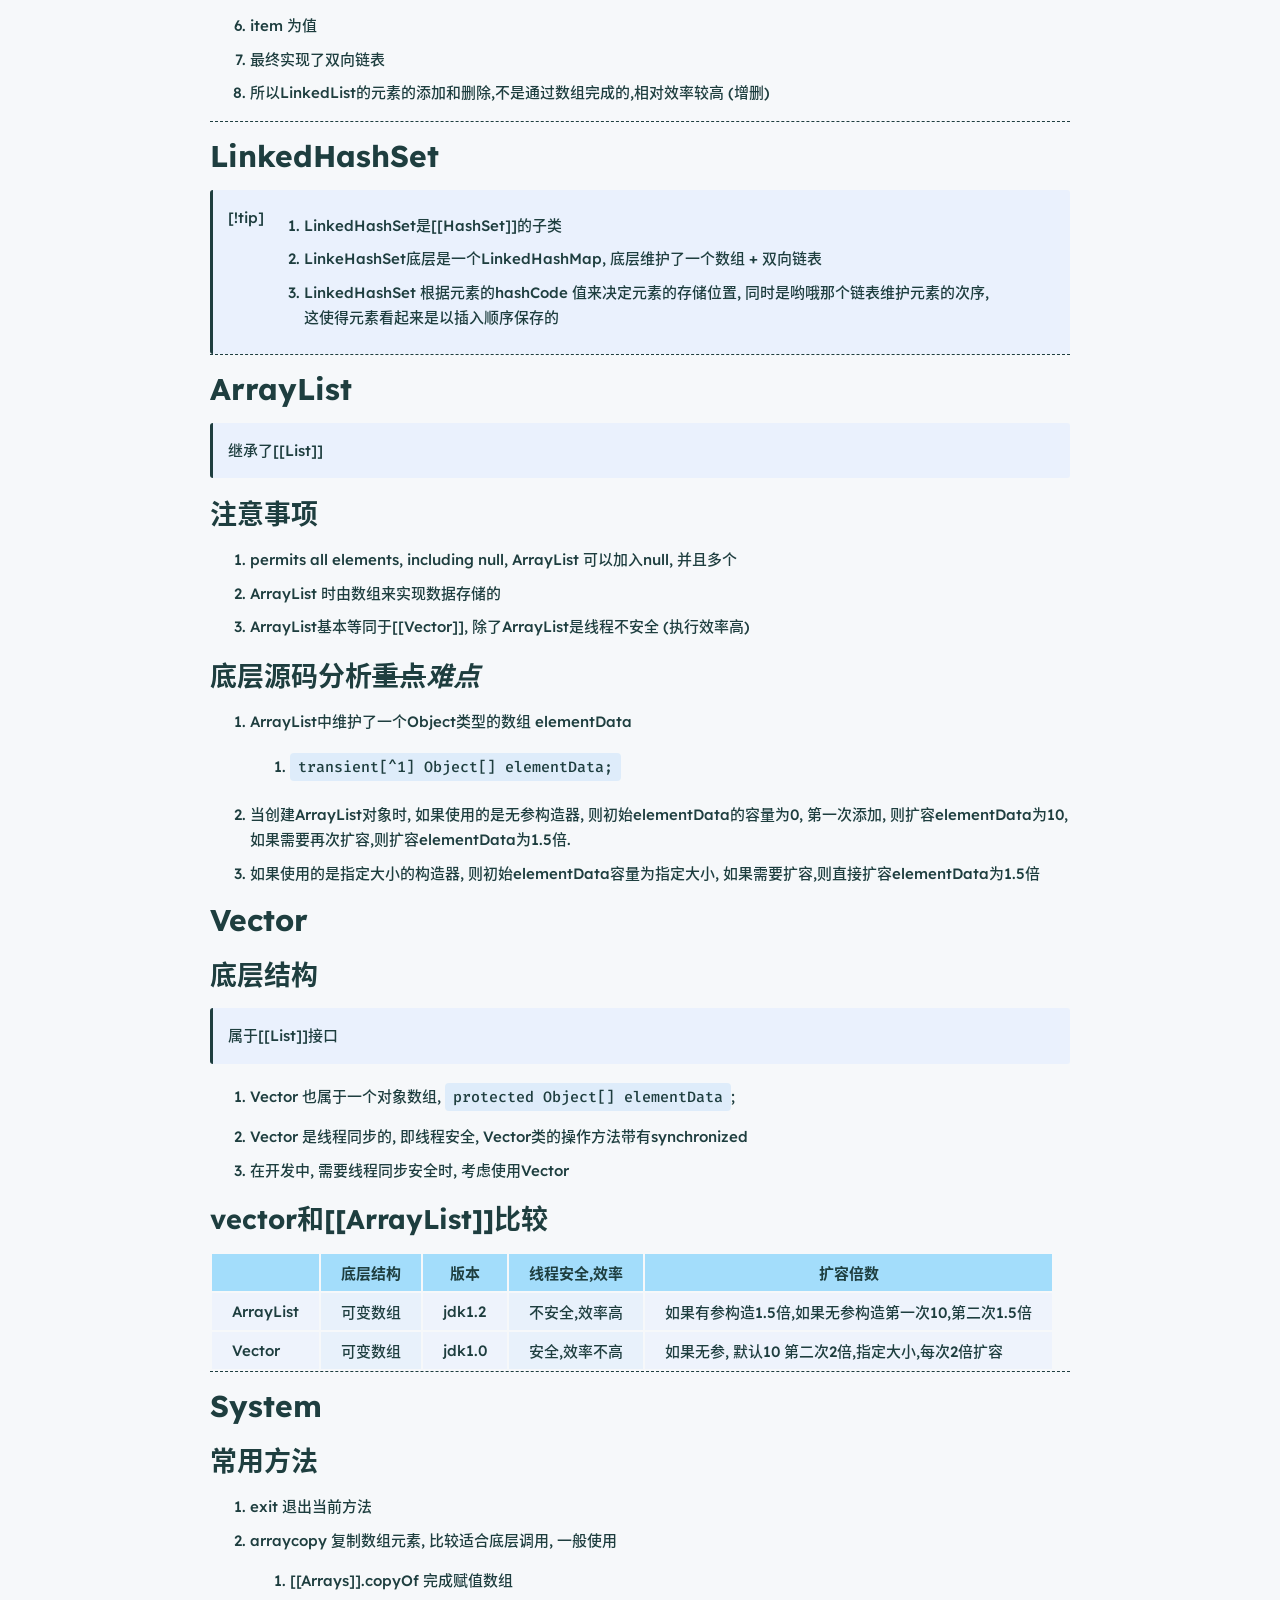
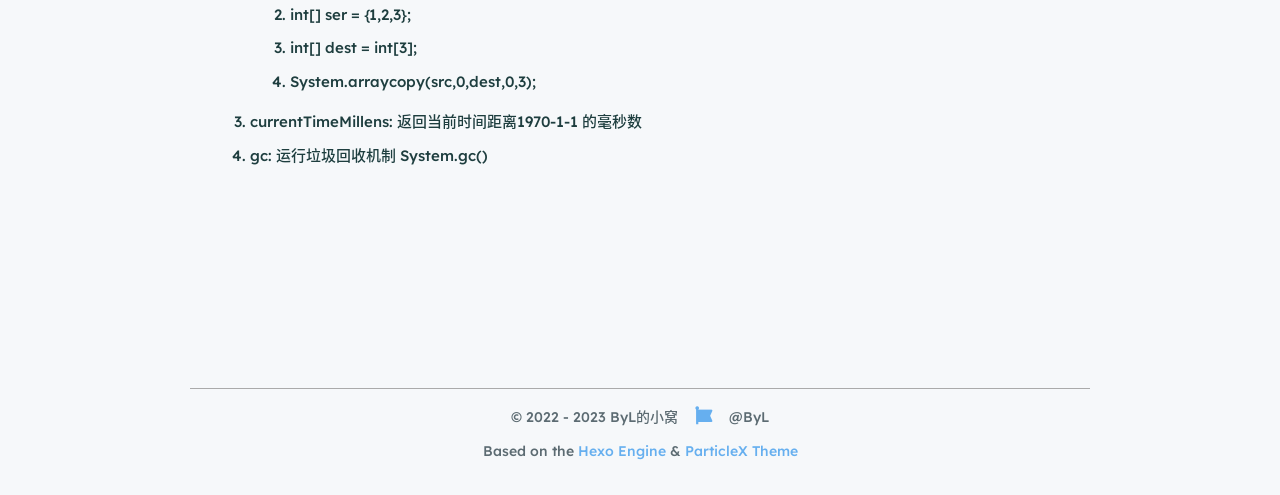
<file: p/7e955098.html>
<!DOCTYPE html>
<html lang="en">
    <head>
        <meta charset="utf-8" />
        <title>关于java类的一些笔记 | ByL的小窝</title>
        <meta name="author" content="ByL" />
        <meta name="description" content="" />
        <meta name="keywords" content="" />
        <meta name="viewport" content="width=device-width, initial-scale=1.0, maximum-scale=1.0, user-scalable=0" />
        <link rel="icon" href="/" />
        <script src="https://cdn.staticfile.org/vue/3.2.47/vue.global.prod.min.js"></script>
<link rel="stylesheet" href="https://cdn.staticfile.org/font-awesome/6.3.0/css/all.min.css" />
<link rel="stylesheet" href="/css/fonts.min.css" />
<script> const mixins = {}; </script>

<script src="https://polyfill.io/v3/polyfill.min.js?features=default"></script>


<script src="https://cdn.staticfile.org/highlight.js/11.7.0/highlight.min.js"></script>
<link
    rel="stylesheet"
    href="https://cdn.staticfile.org/highlight.js/11.7.0/styles/github.min.css"
/>
<script src="/js/lib/highlight.js"></script>


<script src="https://cdn.staticfile.org/KaTeX/0.16.4/katex.min.js"></script>
<script src="https://cdn.staticfile.org/KaTeX/0.16.4/contrib/auto-render.min.js"></script>
<link rel="stylesheet" href="https://cdn.staticfile.org/KaTeX/0.16.4/katex.min.css" />
<script src="/js/lib/math.js"></script>


<script src="/js/lib/preview.js"></script>









<link rel="stylesheet" href="/css/main.css" />

    <meta name="generator" content="Hexo 6.3.0"></head>
    <body>
        <div id="layout">
            <transition name="fade">
                <div id="loading" v-show="loading">
                    <div id="loading-circle">
                        <h2>LOADING</h2>
                        <p>加载过慢请开启缓存 浏览器默认开启</p>
                        <img src="/images/loading.gif" />
                    </div>
                </div>
            </transition>
            <nav id="menu" :class="{ hidden: hiddenMenu, 'menu-color': menuColor}">
    <div id="desktop-menu">
        <a class="title" href="/">
            <span>BYL的小窝</span>
        </a>
        
        <a href="/">
            <i class="fa-solid fa-house fa-fw"></i>
            <span>&ensp;Home</span>
        </a>
        
        <a href="/about">
            <i class="fa-solid fa-id-card fa-fw"></i>
            <span>&ensp;About</span>
        </a>
        
        <a href="/archives">
            <i class="fa-solid fa-box-archive fa-fw"></i>
            <span>&ensp;Archives</span>
        </a>
        
        <a href="/categories">
            <i class="fa-solid fa-bookmark fa-fw"></i>
            <span>&ensp;Categories</span>
        </a>
        
        <a href="/tags">
            <i class="fa-solid fa-tags fa-fw"></i>
            <span>&ensp;Tags</span>
        </a>
        
    </div>
    <div id="mobile-menu">
        <div class="title" @click="showMenuItems = !showMenuItems">
            <i class="fa-solid fa-bars fa-fw"></i>
            <span>&emsp;BYL的小窝</span>
        </div>
        <transition name="slide">
            <div class="items" v-show="showMenuItems">
                
                <a href="/">
                    <div class="item">
                        <div style="min-width: 20px; max-width: 50px; width: 10%">
                            <i class="fa-solid fa-house fa-fw"></i>
                        </div>
                        <div style="min-width: 100px; max-width: 150%; width: 20%">Home</div>
                    </div>
                </a>
                
                <a href="/about">
                    <div class="item">
                        <div style="min-width: 20px; max-width: 50px; width: 10%">
                            <i class="fa-solid fa-id-card fa-fw"></i>
                        </div>
                        <div style="min-width: 100px; max-width: 150%; width: 20%">About</div>
                    </div>
                </a>
                
                <a href="/archives">
                    <div class="item">
                        <div style="min-width: 20px; max-width: 50px; width: 10%">
                            <i class="fa-solid fa-box-archive fa-fw"></i>
                        </div>
                        <div style="min-width: 100px; max-width: 150%; width: 20%">Archives</div>
                    </div>
                </a>
                
                <a href="/categories">
                    <div class="item">
                        <div style="min-width: 20px; max-width: 50px; width: 10%">
                            <i class="fa-solid fa-bookmark fa-fw"></i>
                        </div>
                        <div style="min-width: 100px; max-width: 150%; width: 20%">Categories</div>
                    </div>
                </a>
                
                <a href="/tags">
                    <div class="item">
                        <div style="min-width: 20px; max-width: 50px; width: 10%">
                            <i class="fa-solid fa-tags fa-fw"></i>
                        </div>
                        <div style="min-width: 100px; max-width: 150%; width: 20%">Tags</div>
                    </div>
                </a>
                
            </div>
        </transition>
    </div>
</nav>
<transition name="fade">
    <div id="menu-curtain" @click="showMenuItems = !showMenuItems" v-show="showMenuItems"></div>
</transition>

            <transition name="into">
                <div id="main" v-show="!loading">
                    <div class="article">
    <div>
        <h1>关于java类的一些笔记</h1>
    </div>
    <div class="info">
        <span class="date">
            <span class="icon">
                <i class="fa-solid fa-calendar fa-fw"></i>
            </span>
            2023/5/22
        </span>
        
        
        <span class="tags">
            <span class="icon">
                <i class="fa-solid fa-tags fa-fw"></i>
            </span>
            
            <span class="tag">
                
                <a href="/tags/%E7%AC%94%E8%AE%B0/" style="color: #ff7d73">笔记</a>
            </span>
            
        </span>
        
    </div>
    
    <div class="content" v-pre>
        <span id="more"></span>
<h1>String</h1>
<blockquote>
<p>[!tip]</p>
<ol>
<li>String 对象用于保存字符串, 也就是一组字符序列</li>
<li>字符串常量对象是双引导括起的字符序列</li>
<li>字符串的字符使用unicode字符编码, 一个字符占两个字节 (<mark style="background: #ADCCFFA6;">字母和数字都占两个字节</mark>)</li>
<li>String类较常用的构造方法</li>
</ol>
</blockquote>
<pre><code class="language-java">String s1 = new String();
String s2 = new String(String original);
String s3 = new String(char[] a);
String s4 = new String(char[] a,int startIndex,int count);
</code></pre>
<p>String对象实现了 <code>Serializable</code> 接口, 说明String可以串行化, <mark style="background: #ADCCFFA6;">可以在网络传输</mark></p>
<ul>
<li>String是一个 [[final]] 类, 不可以被其他继承</li>
<li><code>value[]</code> 属性: <code>private final char value[]</code> 字符常量数组,赋值后不可修改 ,但数组[i] 的值可以修改</li>
</ul>
<h1>创建</h1>
<ul>
<li>String s = “hsp”;</li>
<li>String s2 = new String(“hsp”);</li>
</ul>
<h2 id="两者区别">两者区别</h2>
<ol>
<li>方式一: 先从常量池查看是否有 hsp 数据空间, 如果有, 直接指向; 如果没有则重新创建, 然后指向. <mark style="background: #FF5582A6;">s最终指向常量池的空间地址.</mark></li>
<li>方式二: 先在堆中创建空间, 里面维护了value属性, 指向常量池的 hsp 空间. 如果没有 hsp , 重新创建, 如果有, 直接通过value指向, 最终<mark style="background: #FF5582A6;">指向的是堆中的空间地址. </mark></li>
</ol>
<h2 id="特性">特性</h2>
<ol>
<li>String是一个final类, 代表不可变的字符序列</li>
<li>字符串是不可变的. 一个字符串对象一旦被分配, 其内容是不可变的.</li>
</ol>
<pre><code class="language-java">String s3 = &quot;hello&quot;;  
s3 = &quot;haha&quot;;  
// 创建了两个对象, s3 重新指向haha, 而不是改变 &quot;hello&quot;的值  
String s4 = &quot;hello&quot; + &quot;abc&quot;;  
/*创建了1个对象  
* 编译器会优化 等价于 String a = &quot;Helloabc&quot;;* 
* */String a = &quot;hello&quot;;  
String b = &quot;abc&quot;;  
String c = a + b;  
/*创建了三个对象  
* 1. 先创建一个 StringBuilder sb = StringBuilder* 2. 执行 sb.append(&quot;hello&quot;);* 3. 再执行 sb.append(&quot;abc&quot;);* 4. 再调用 sb.toString()方法, 返回一个 new String(value,0,count)对象  
* 最后其实是c -&gt; 堆中的对象(String) value[] -&gt; 池中的 &quot;helloabc&quot;* */
</code></pre>
<table>
<thead>
<tr>
<th>方法</th>
<th>解释</th>
</tr>
</thead>
<tbody>
<tr>
<td>equals</td>
<td>区分大小写,判断内容是否相等</td>
</tr>
<tr>
<td>equalsgnoreCase</td>
<td>忽略大小写的判断内容是否相等</td>
</tr>
<tr>
<td>length</td>
<td>获取字符的个数, 字符串的长度</td>
</tr>
<tr>
<td>indexOf</td>
<td>获取字符串在字符串中第一个出现的索引, 索引从0开始</td>
</tr>
<tr>
<td>lastIndexOf</td>
<td>获取字符串最后一次出现的索引, 索引从0开始</td>
</tr>
<tr>
<td>substring</td>
<td>截取指定范围的子串</td>
</tr>
<tr>
<td>trim</td>
<td>去空格</td>
</tr>
<tr>
<td>charAt</td>
<td>获取某索引处的字符, 注意不能使用Str[index]</td>
</tr>
</tbody>
</table>
<h1>StringBuffer</h1>
<blockquote>
<p>可变字符序列, 可以对字符串内容进行增删<br>
是一个容器<br>
仍然是[[final]]类型<br>
与[[String]]有很多相似的方法</p>
</blockquote>
<h2 id="解析">解析</h2>
<ol>
<li>StringBuffer 的直接父类 是 AbstractStringBuilder</li>
<li>实现了 Serializable, 可以串行化</li>
<li><mark style="background: #FF5582A6;">在AbstractStringBuilder 中, 有属性 char[] value, 不是fnal类型</mark>
<ol>
<li>该数组存放字符串内容, <mark style="background: #FF5582A6;">存放在堆中, 不在常量池内</mark></li>
</ol>
</li>
</ol>
<h2 id="String-vs-StringBuffer">String vs StringBuffer</h2>
<ol>
<li>String 保存的是字符串常量, 里面的值不能更改, 每次String类的更新实际上就是更改地址, 效率较低</li>
<li>StringBuffer保存的是字符串变量, 里面的值可以更改, 不用每次更新地址,效率高</li>
</ol>
<hr>
<h1>StringBuilder</h1>
<ol>
<li>一个可变的字符序列. 此类提供一个与StringBuffer 兼容的API, 但不保真同步(String)Builder不是线程安全. 该类被设计用作StringBuffer的一个简易替换, <mark style="background: #FF5582A6;">用在字符串缓存区被单个线程使用的时候.</mark> 如果可能建议优先采用该类,在大多数实现中, 它比StringBuffer要快</li>
<li>在StringBuilder上主要操作是 append 和 insert方法, 可重载这些方法,以接受任意类型的数据</li>
</ol>
<h2 id="String-StringBuffer-StringBuilder-比较">[[String]] [[StringBuffer]] [[StringBuilder]] 比较</h2>
<ol>
<li>结构非常相似,均代表可变的字符序列, 而且方法也一样</li>
<li>String: 不可变字符序列, 效率低, 但复用率高
<ol>
<li>StringBuffer: 可变字符序列, 效率较高(增删) 线程安全</li>
<li>StringBuilder: 可变字符序列 效率最高 线程不安全</li>
</ol>
</li>
</ol>
<hr>
<h1>HashSet</h1>
<h2 id="添加元素机制">添加元素机制</h2>
<ol>
<li>HashSet底层是[[HashMap]]</li>
<li>添加一个元素时, 先得到hash值 - 会转化成 -&gt; 索引值</li>
<li>找到存储数据表table, 看这个索引位置是否已存放的有元素</li>
<li>如果没有直接加入</li>
<li>如果有, 调用equals比较,如果相同就放弃添加, 如果不同就添加到最后</li>
<li>在Java8中, 如果一条链表的元素超过TREEIFY_THRESHOLD(默认是8), 并且table的大小 &gt;= MIN_TREEIFY_CAPACITY(默认64)就会进行树化(红黑树)</li>
</ol>
<h2 id="源码解析">源码解析</h2>
<ol>
<li>HashSet</li>
</ol>
<pre><code class="language-java">public HashSet() &#123;  
    map = new HashMap&lt;&gt;();  
&#125;
</code></pre>
<ol start="2">
<li>add()</li>
</ol>
<pre><code class="language-java">public boolean add(E e) &#123;  
    return map.put(e, PRESENT)==null;  
&#125;
</code></pre>
<ol>
<li>put()</li>
</ol>
<pre><code class="language-java">public V put(K key, V value) &#123;  //PRESENT = private static final Object PRESENT = new Object();
    return putVal(hash(key), key, value, false, true);  
&#125;
</code></pre>
<pre><code class="language-java">static final int hash(Object key) &#123;  
    int h;  
    return (key == null) ? 0 : (h = key.hashCode()) ^ (h &gt;&gt;&gt; 16);  
&#125;
</code></pre>
<pre><code>该方法会执行hash(key) , 会的到一个hash值
	与hashcode不同
	&gt; 减少hash冲突概率
</code></pre>
<pre><code class="language-java">final V putVal(int hash, K key, V value, boolean onlyIfAbsent,  
               boolean evict) &#123;  
    Node&lt;K,V&gt;[] tab; Node&lt;K,V&gt; p; int n, i;  
    if ((tab = table) == null || (n = tab.length) == 0)  
        n = (tab = resize()).length;  
    if ((p = tab[i = (n - 1) &amp; hash]) == null)  
        tab[i] = newNode(hash, key, value, null);  
    else &#123;  
        Node&lt;K,V&gt; e; K k;  
        if (p.hash == hash &amp;&amp;  
            ((k = p.key) == key || (key != null &amp;&amp; key.equals(k))))  
            e = p;  
        else if (p instanceof TreeNode)  
            e = ((TreeNode&lt;K,V&gt;)p).putTreeVal(this, tab, hash, key, value);  
        else &#123;  
            for (int binCount = 0; ; ++binCount) &#123;  
                if ((e = p.next) == null) &#123;  
                    p.next = newNode(hash, key, value, null);  
                    if (binCount &gt;= TREEIFY_THRESHOLD - 1) // -1 for 1st  
                        treeifyBin(tab, hash);  
                    break;  
                &#125;  
                if (e.hash == hash &amp;&amp;  
                    ((k = e.key) == key || (key != null &amp;&amp; key.equals(k))))  
                    break;  
                p = e;  
            &#125;  
        &#125;  
        if (e != null) &#123; // existing mapping for key  
            V oldValue = e.value;  
            if (!onlyIfAbsent || oldValue == null)  
                e.value = value;  
            afterNodeAccess(e);  
            return oldValue;  
        &#125;  
    &#125;  
    ++modCount;  
    if (++size &gt; threshold)  
        resize();  
    afterNodeInsertion(evict);  
    return null;  
&#125;
</code></pre>
<h1>HashMap</h1>
<blockquote>
<p>HaspMap底层是 数组 + 链表 + 红黑树</p>
</blockquote>
<hr>
<h1>LinkedList</h1>
<blockquote>
<p>[!tip]</p>
<ol>
<li>LinkedList底层实现了双向链表和双端队列特点</li>
<li>可以添加任意元素, 元素可以重复, 包括null</li>
<li>线程不安全, 没有实现同步</li>
</ol>
</blockquote>
<h2 id="底层操作机制">底层操作机制</h2>
<ol>
<li>LinkedList底层维护了一个双向链表</li>
<li>LinkedList中维护了两个属性 first 和 last 分别指向首结点 和 尾结点</li>
<li>每个结点 Node对象, 里面又维护了prev next item 三个属性</li>
<li>prev 指向前一个</li>
<li>next 指向后一个</li>
<li>item 为值</li>
<li>最终实现了双向链表</li>
<li>所以LinkedList的元素的添加和删除,不是通过数组完成的,相对效率较高 (增删)</li>
</ol>
<hr>
<h1>LinkedHashSet</h1>
<blockquote>
<p>[!tip]</p>
<ol>
<li>LinkedHashSet是[[HashSet]]的子类</li>
<li>LinkeHashSet底层是一个LinkedHashMap, 底层维护了一个数组 + 双向链表</li>
<li>LinkedHashSet 根据元素的hashCode 值来决定元素的存储位置, 同时是哟哦那个链表维护元素的次序, 这使得元素看起来是以插入顺序保存的</li>
</ol>
</blockquote>
<hr>
<h1>ArrayList</h1>
<blockquote>
<p>继承了[[List]]</p>
</blockquote>
<h2 id="注意事项">注意事项</h2>
<ol>
<li>permits all elements, including null, ArrayList 可以加入null, 并且多个</li>
<li>ArrayList 时由数组来实现数据存储的</li>
<li>ArrayList基本等同于[[Vector]], 除了ArrayList是线程不安全 (执行效率高)</li>
</ol>
<h2 id="底层源码分析重点难点">底层源码分析<s>重点</s><em>难点</em></h2>
<ol>
<li>ArrayList中维护了一个Object类型的数组 elementData
<ol>
<li><code>transient[^1] Object[] elementData;</code></li>
</ol>
</li>
<li>当创建ArrayList对象时, 如果使用的是无参构造器, 则初始elementData的容量为0, 第一次添加, 则扩容elementData为10, 如果需要再次扩容,则扩容elementData为1.5倍.</li>
<li>如果使用的是指定大小的构造器, 则初始elementData容量为指定大小, 如果需要扩容,则直接扩容elementData为1.5倍</li>
</ol>
<h1>Vector</h1>
<h2 id="底层结构">底层结构</h2>
<blockquote>
<p>属于[[List]]接口</p>
</blockquote>
<ol>
<li>Vector 也属于一个对象数组, <code>protected Object[] elementData</code>;</li>
<li>Vector 是线程同步的, 即线程安全, Vector类的操作方法带有synchronized</li>
<li>在开发中, 需要线程同步安全时, 考虑使用Vector</li>
</ol>
<h2 id="vector和-ArrayList-比较">vector和[[ArrayList]]比较</h2>
<table>
<thead>
<tr>
<th></th>
<th>底层结构</th>
<th>版本</th>
<th>线程安全,效率</th>
<th>扩容倍数</th>
</tr>
</thead>
<tbody>
<tr>
<td>ArrayList</td>
<td>可变数组</td>
<td>jdk1.2</td>
<td>不安全,效率高</td>
<td>如果有参构造1.5倍,如果无参构造第一次10,第二次1.5倍</td>
</tr>
<tr>
<td>Vector</td>
<td>可变数组</td>
<td>jdk1.0</td>
<td>安全,效率不高</td>
<td>如果无参, 默认10 第二次2倍,指定大小,每次2倍扩容</td>
</tr>
</tbody>
</table>
<hr>
<h1>System</h1>
<h2 id="常用方法">常用方法</h2>
<ol>
<li>exit 退出当前方法</li>
<li>arraycopy 复制数组元素, 比较适合底层调用, 一般使用
<ol>
<li>[[Arrays]].copyOf 完成赋值数组</li>
<li>int[] ser = {1,2,3};</li>
<li>int[] dest = int[3];</li>
<li>System.arraycopy(src,0,dest,0,3);</li>
</ol>
</li>
<li>currentTimeMillens: 返回当前时间距离1970-1-1 的毫秒数</li>
<li>gc: 运行垃圾回收机制 System.gc()</li>
</ol>

    </div>
    
    
    
    
    <div id="comment">
        <div id="giscus-container" class="giscus"></div>
    </div>
    
    
    
    
</div>

                    <footer id="footer">
    <div id="footer-wrap">
        <div>
            &copy;
            2022 - 2023 ByL的小窝
            <span id="footer-icon">
                <i class="fa-solid fa-font-awesome fa-fw"></i>
            </span>
            &commat;ByL
        </div>
        <div>
            Based on the <a target="_blank" rel="noopener" href="https://hexo.io">Hexo Engine</a> &amp;
            <a target="_blank" rel="noopener" href="https://github.com/theme-particlex/hexo-theme-particlex">ParticleX Theme</a>
        </div>
        
    </div>
</footer>

                </div>
            </transition>
            
            <transition name="fade">
                <div id="preview" ref="preview" v-show="previewShow">
                    <img id="preview-content" ref="previewContent" />
                </div>
            </transition>
            
        </div>
        <script src="/js/main.js"></script>
        
        
<script
    src="https://giscus.app/client.js"
    data-repo="weidoo/weidoo.github.io"
    data-repo-id="R_kgDOJSEe1A"
    data-category="Ideas"
    data-category-id="DIC_kwDOJSEe1M4CVmYu"
    data-mapping="pathname"
    data-strict="0"
    data-reactions-enabled="1"
    data-emit-metadata="0"
    data-input-position="bottom"
    data-theme="preferred_color_scheme"
    data-lang="zh-CN"
    crossorigin
    async
></script>





        
    </body>
</html>
</file>
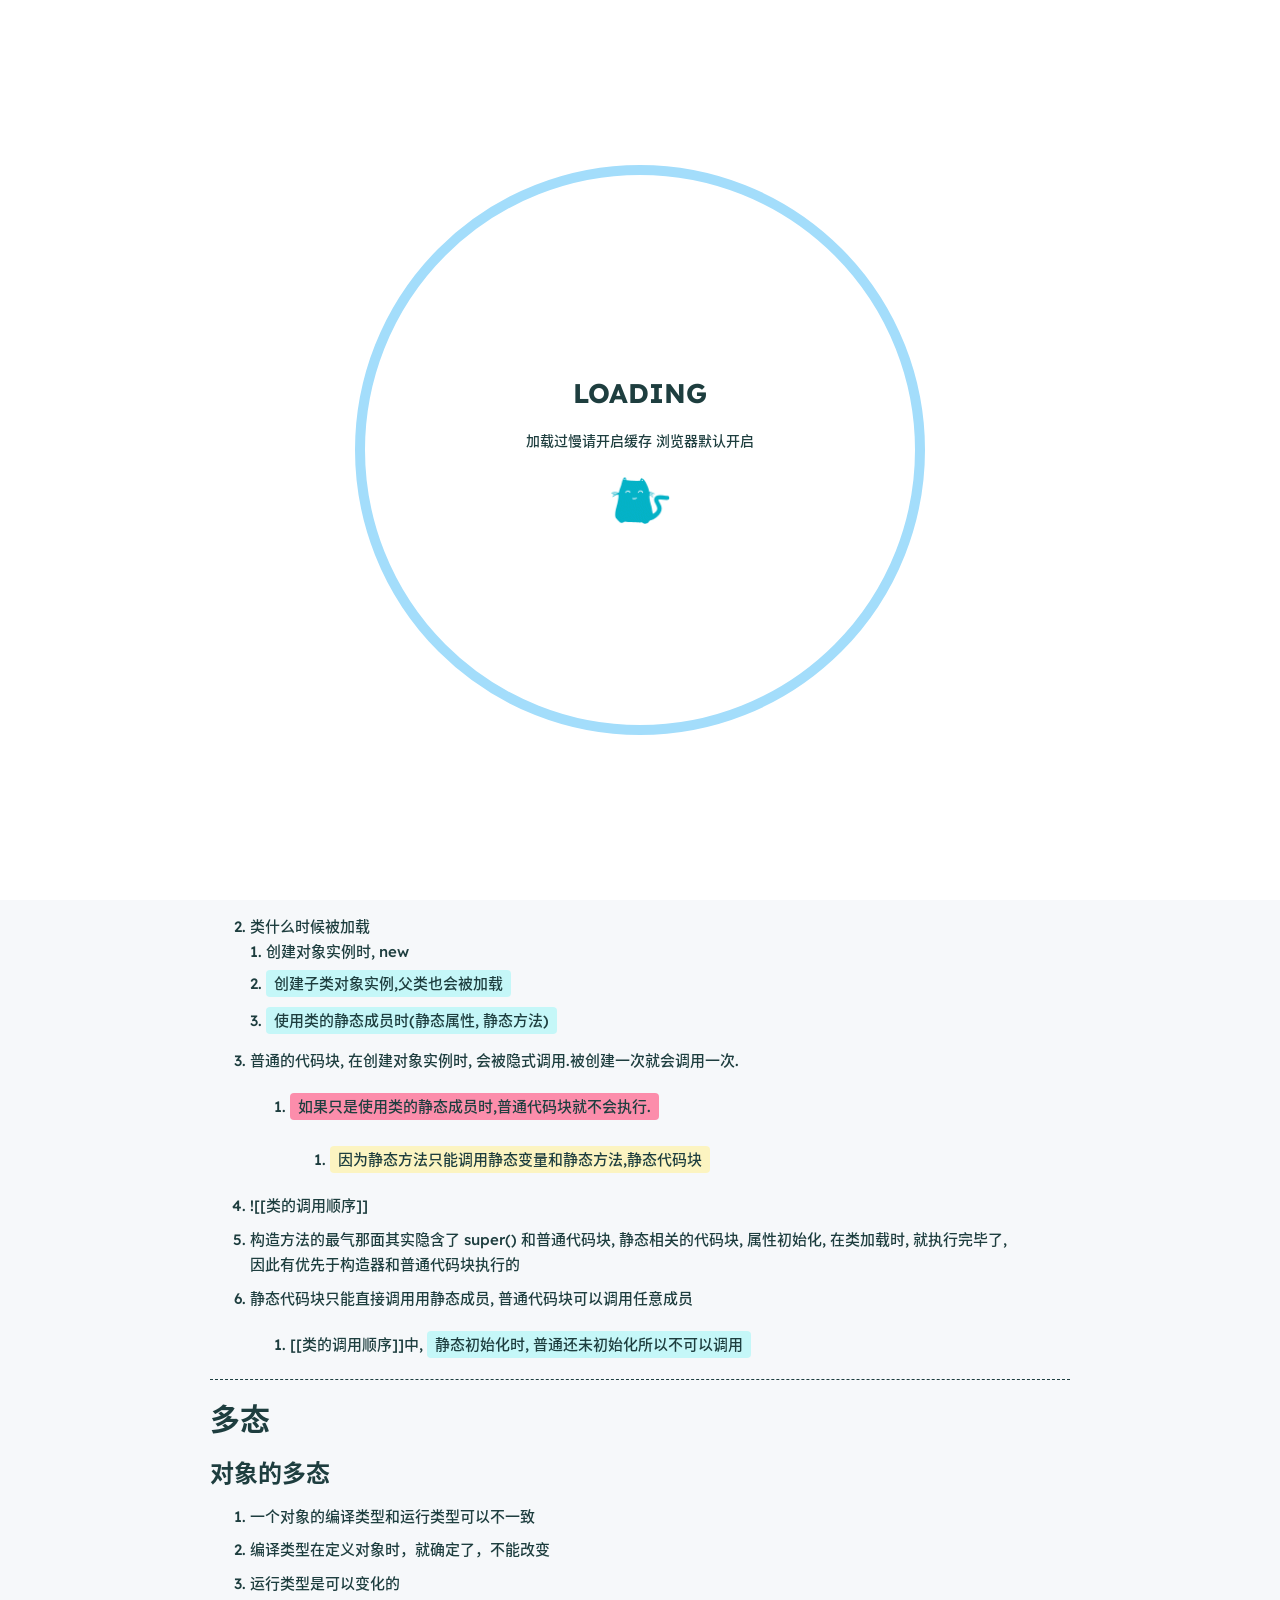
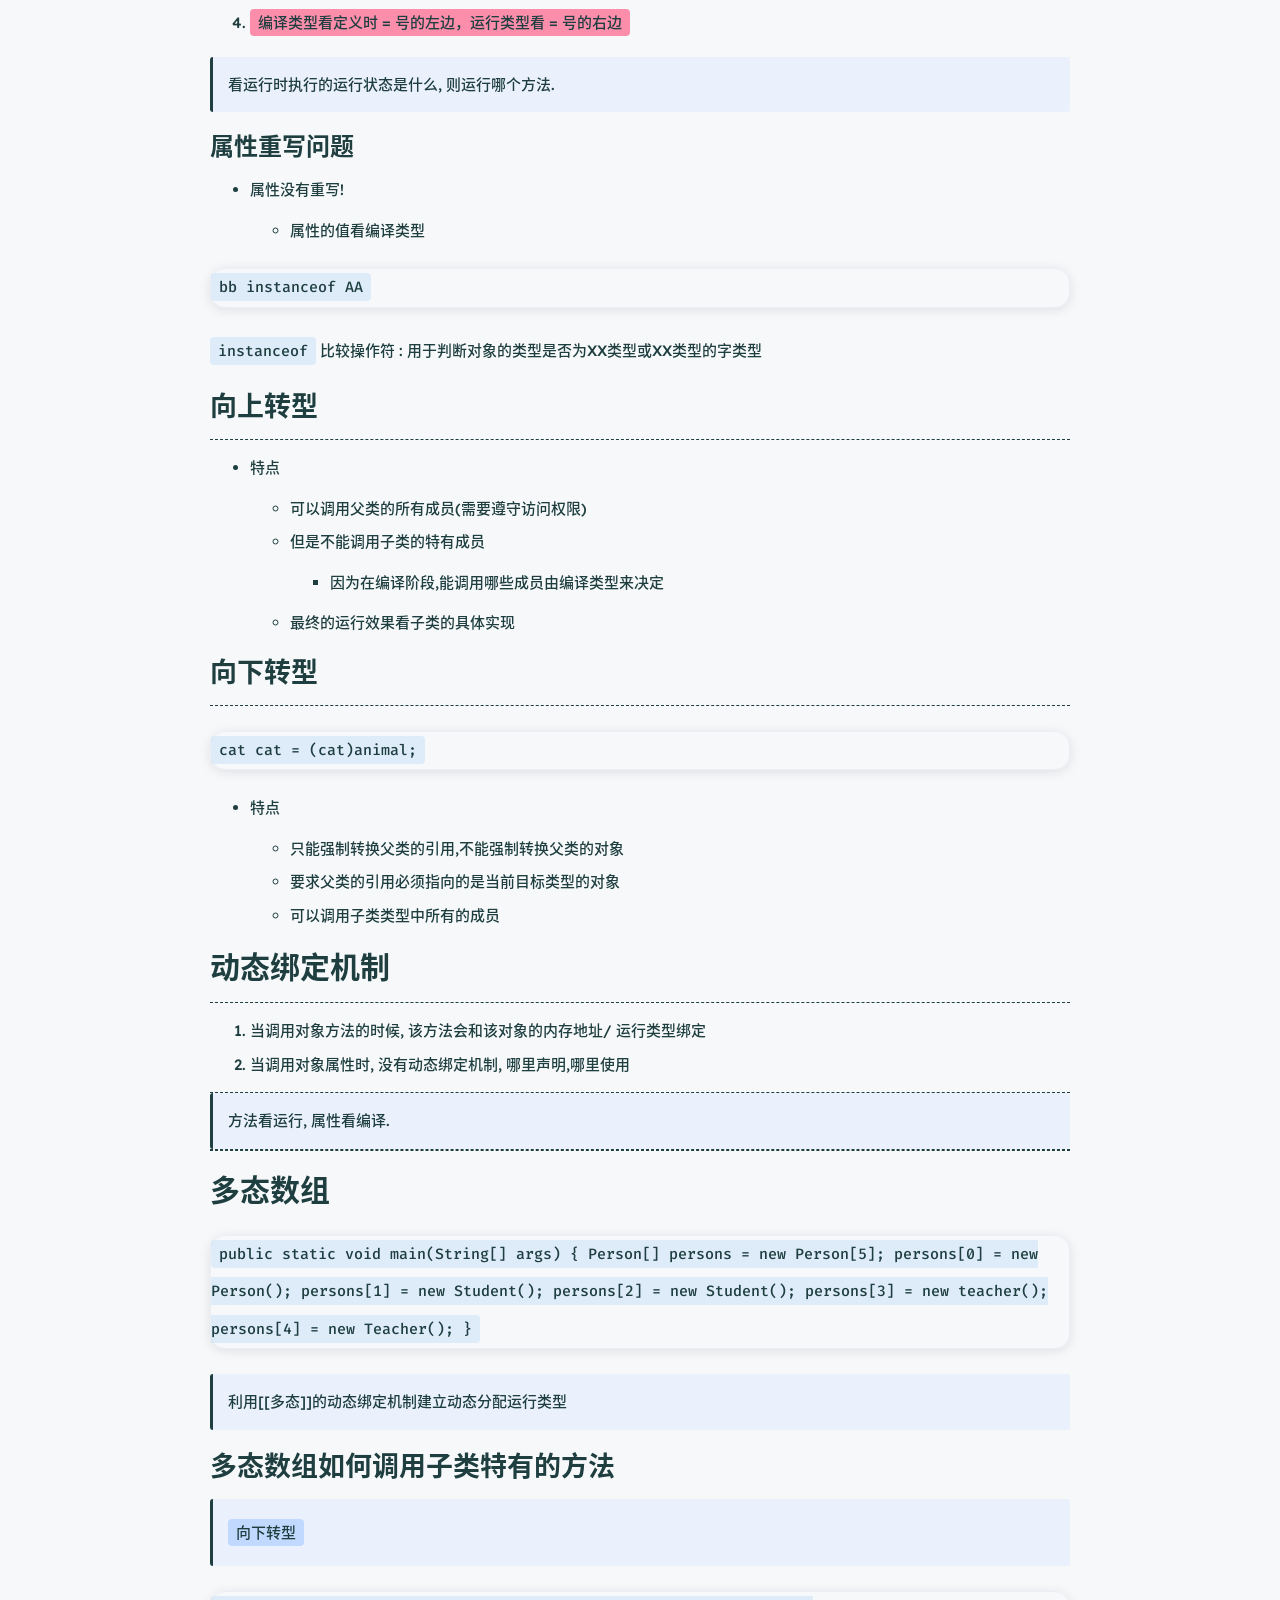
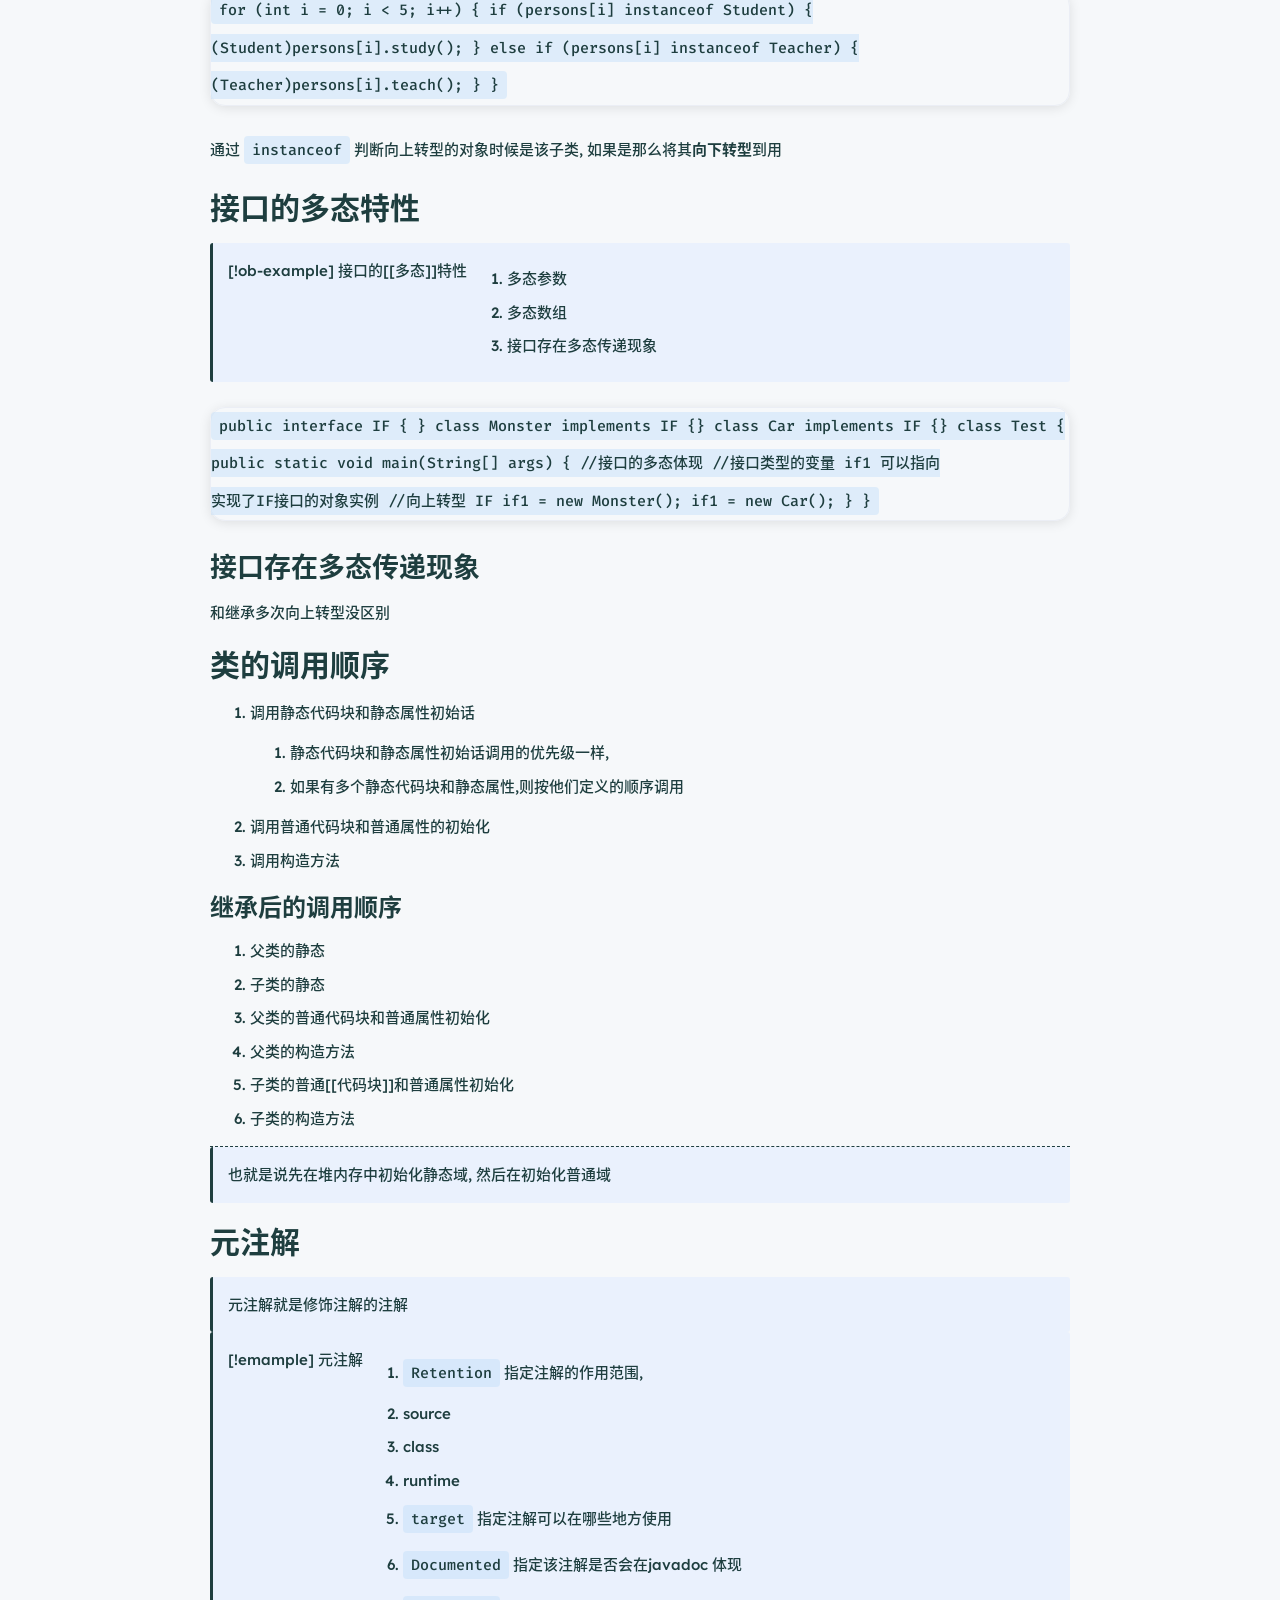
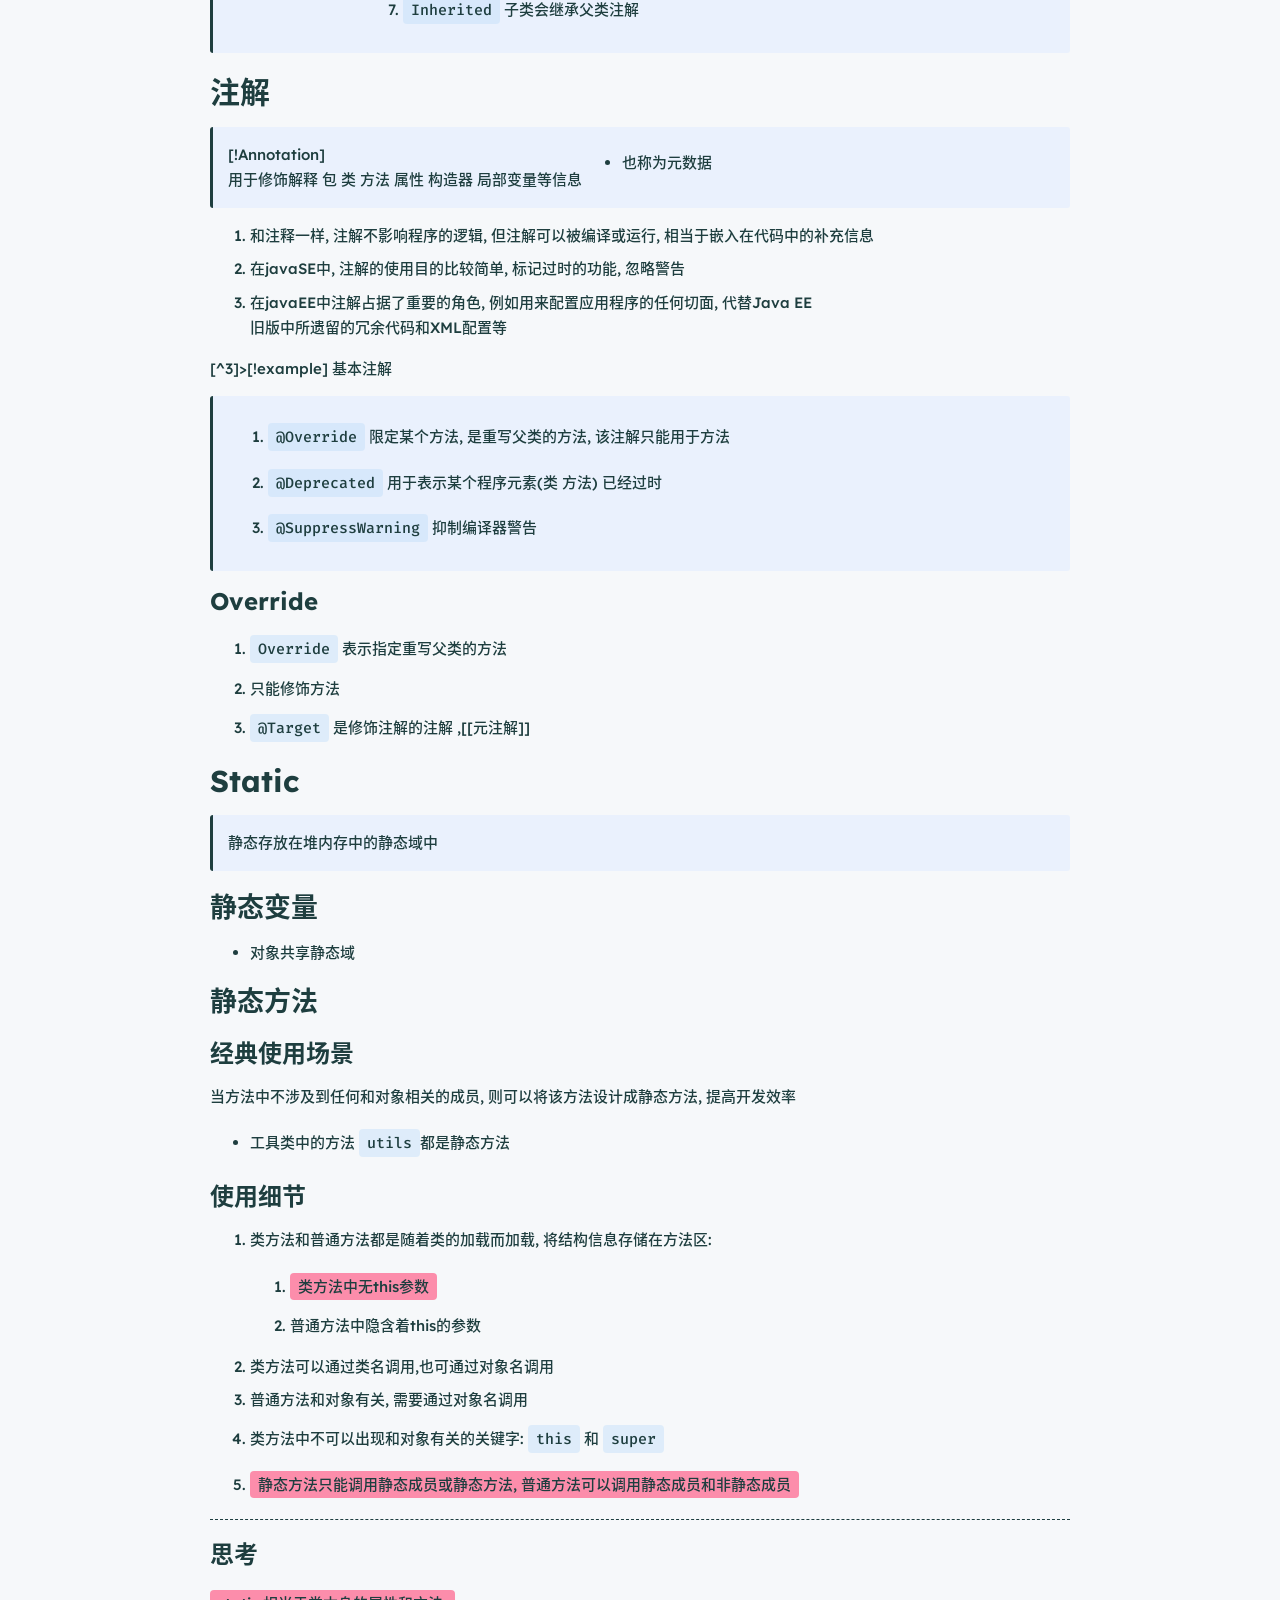
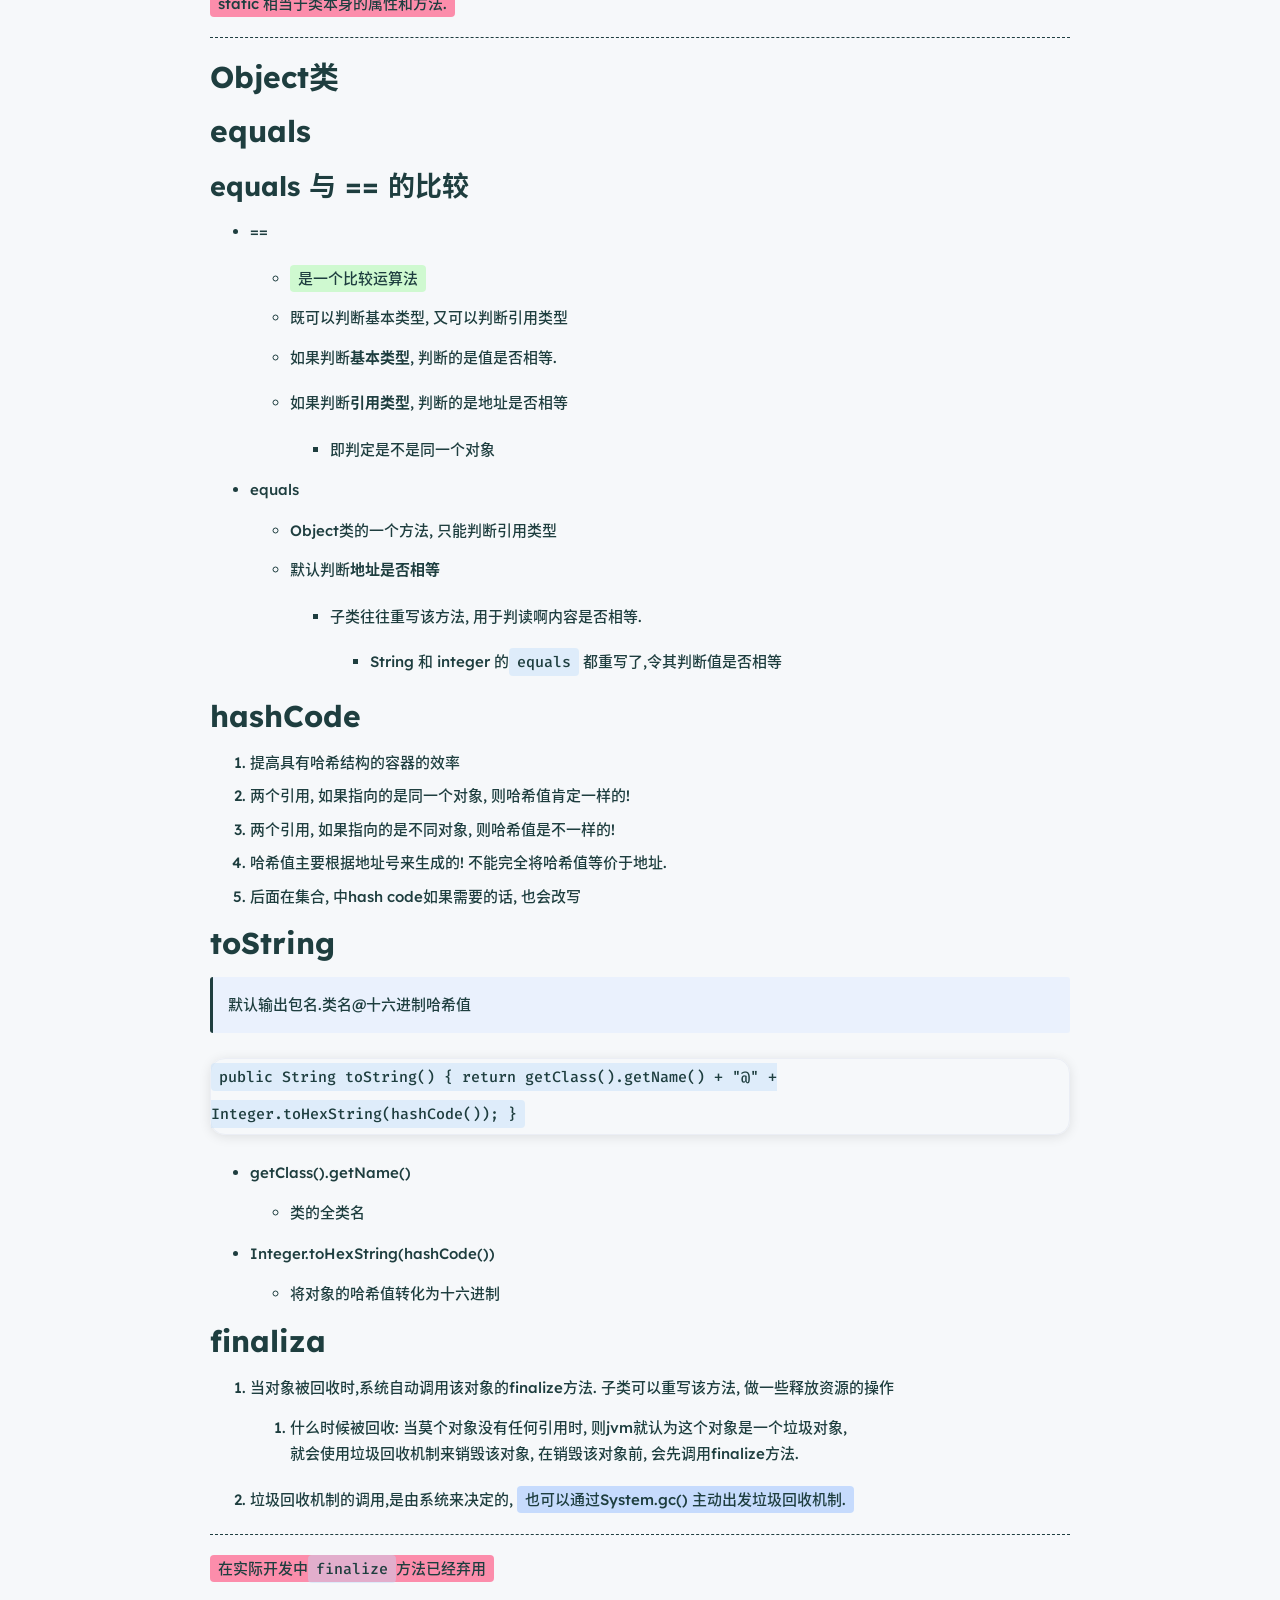
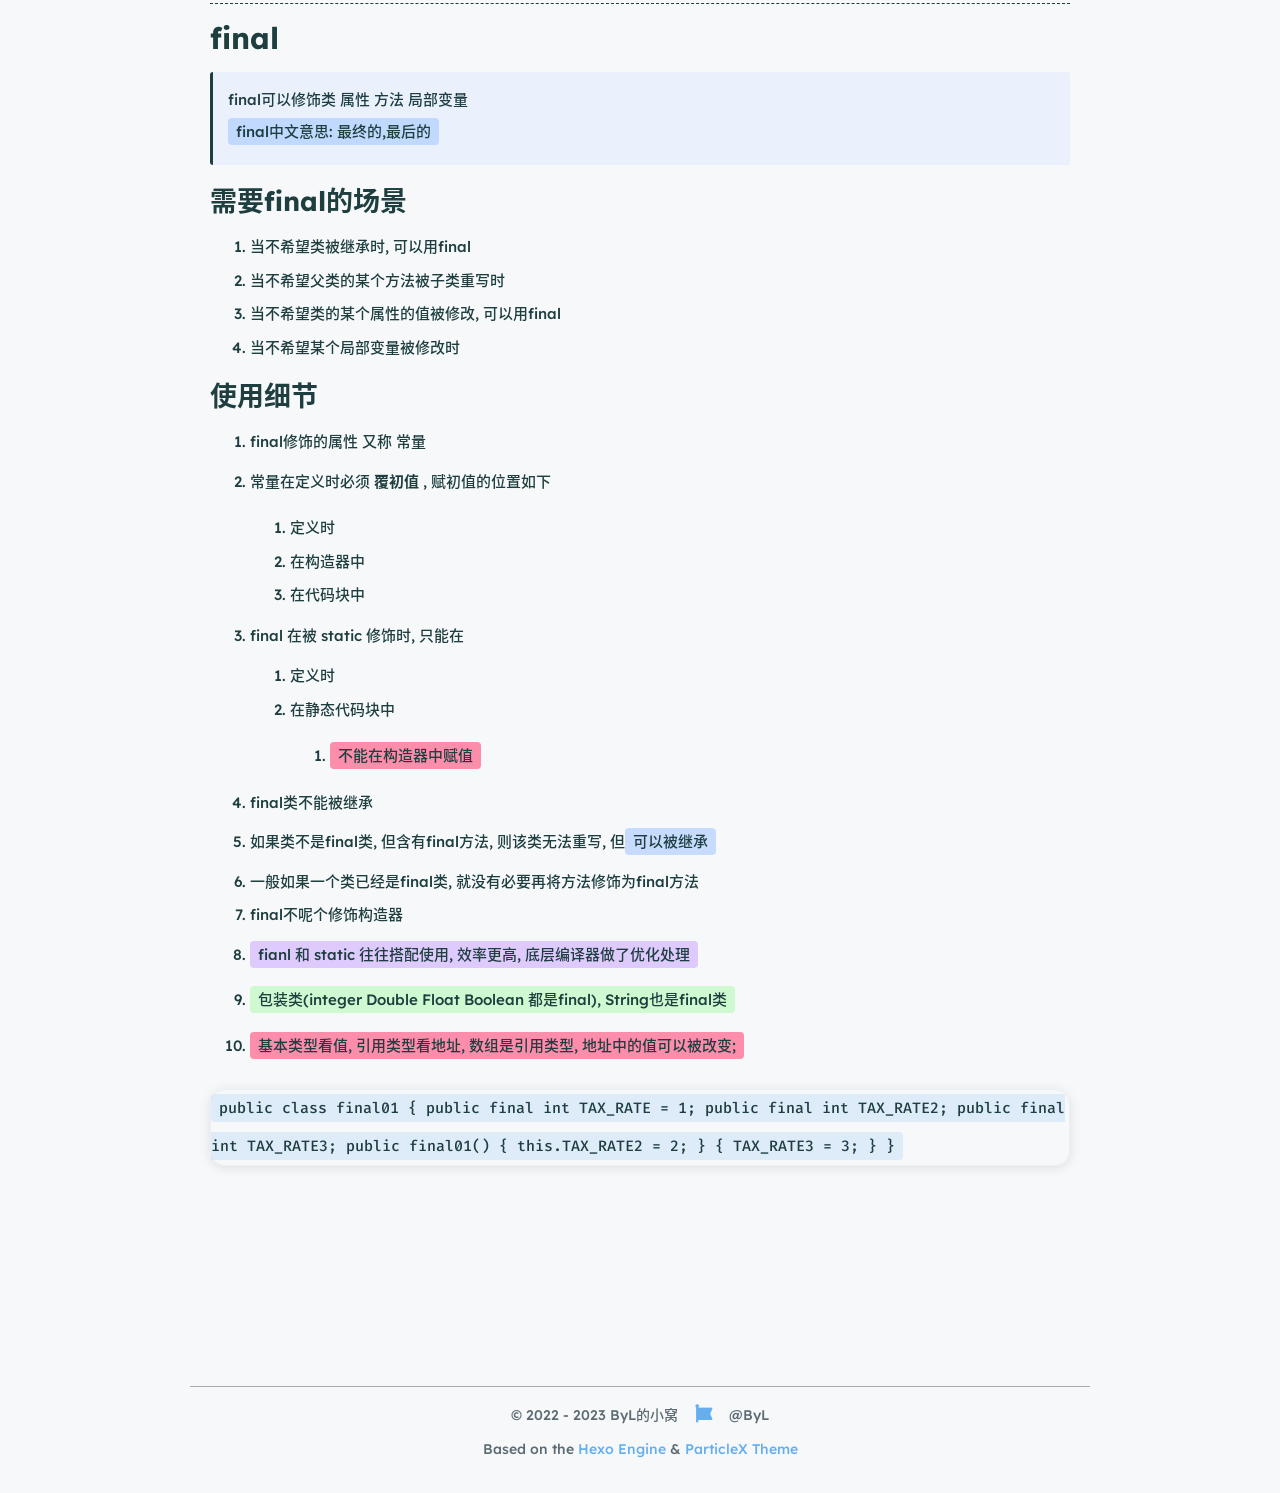
<file: p/fd8e9709.html>
<!DOCTYPE html>
<html lang="en">
    <head>
        <meta charset="utf-8" />
        <title>java学习的一些笔记 | ByL的小窝</title>
        <meta name="author" content="ByL" />
        <meta name="description" content="" />
        <meta name="keywords" content="" />
        <meta name="viewport" content="width=device-width, initial-scale=1.0, maximum-scale=1.0, user-scalable=0" />
        <link rel="icon" href="/" />
        <script src="https://cdn.staticfile.org/vue/3.2.47/vue.global.prod.min.js"></script>
<link rel="stylesheet" href="https://cdn.staticfile.org/font-awesome/6.3.0/css/all.min.css" />
<link rel="stylesheet" href="/css/fonts.min.css" />
<script> const mixins = {}; </script>

<script src="https://polyfill.io/v3/polyfill.min.js?features=default"></script>


<script src="https://cdn.staticfile.org/highlight.js/11.7.0/highlight.min.js"></script>
<link
    rel="stylesheet"
    href="https://cdn.staticfile.org/highlight.js/11.7.0/styles/github.min.css"
/>
<script src="/js/lib/highlight.js"></script>


<script src="https://cdn.staticfile.org/KaTeX/0.16.4/katex.min.js"></script>
<script src="https://cdn.staticfile.org/KaTeX/0.16.4/contrib/auto-render.min.js"></script>
<link rel="stylesheet" href="https://cdn.staticfile.org/KaTeX/0.16.4/katex.min.css" />
<script src="/js/lib/math.js"></script>


<script src="/js/lib/preview.js"></script>









<link rel="stylesheet" href="/css/main.css" />

    <meta name="generator" content="Hexo 6.3.0"></head>
    <body>
        <div id="layout">
            <transition name="fade">
                <div id="loading" v-show="loading">
                    <div id="loading-circle">
                        <h2>LOADING</h2>
                        <p>加载过慢请开启缓存 浏览器默认开启</p>
                        <img src="/images/loading.gif" />
                    </div>
                </div>
            </transition>
            <nav id="menu" :class="{ hidden: hiddenMenu, 'menu-color': menuColor}">
    <div id="desktop-menu">
        <a class="title" href="/">
            <span>BYL的小窝</span>
        </a>
        
        <a href="/">
            <i class="fa-solid fa-house fa-fw"></i>
            <span>&ensp;Home</span>
        </a>
        
        <a href="/about">
            <i class="fa-solid fa-id-card fa-fw"></i>
            <span>&ensp;About</span>
        </a>
        
        <a href="/archives">
            <i class="fa-solid fa-box-archive fa-fw"></i>
            <span>&ensp;Archives</span>
        </a>
        
        <a href="/categories">
            <i class="fa-solid fa-bookmark fa-fw"></i>
            <span>&ensp;Categories</span>
        </a>
        
        <a href="/tags">
            <i class="fa-solid fa-tags fa-fw"></i>
            <span>&ensp;Tags</span>
        </a>
        
    </div>
    <div id="mobile-menu">
        <div class="title" @click="showMenuItems = !showMenuItems">
            <i class="fa-solid fa-bars fa-fw"></i>
            <span>&emsp;BYL的小窝</span>
        </div>
        <transition name="slide">
            <div class="items" v-show="showMenuItems">
                
                <a href="/">
                    <div class="item">
                        <div style="min-width: 20px; max-width: 50px; width: 10%">
                            <i class="fa-solid fa-house fa-fw"></i>
                        </div>
                        <div style="min-width: 100px; max-width: 150%; width: 20%">Home</div>
                    </div>
                </a>
                
                <a href="/about">
                    <div class="item">
                        <div style="min-width: 20px; max-width: 50px; width: 10%">
                            <i class="fa-solid fa-id-card fa-fw"></i>
                        </div>
                        <div style="min-width: 100px; max-width: 150%; width: 20%">About</div>
                    </div>
                </a>
                
                <a href="/archives">
                    <div class="item">
                        <div style="min-width: 20px; max-width: 50px; width: 10%">
                            <i class="fa-solid fa-box-archive fa-fw"></i>
                        </div>
                        <div style="min-width: 100px; max-width: 150%; width: 20%">Archives</div>
                    </div>
                </a>
                
                <a href="/categories">
                    <div class="item">
                        <div style="min-width: 20px; max-width: 50px; width: 10%">
                            <i class="fa-solid fa-bookmark fa-fw"></i>
                        </div>
                        <div style="min-width: 100px; max-width: 150%; width: 20%">Categories</div>
                    </div>
                </a>
                
                <a href="/tags">
                    <div class="item">
                        <div style="min-width: 20px; max-width: 50px; width: 10%">
                            <i class="fa-solid fa-tags fa-fw"></i>
                        </div>
                        <div style="min-width: 100px; max-width: 150%; width: 20%">Tags</div>
                    </div>
                </a>
                
            </div>
        </transition>
    </div>
</nav>
<transition name="fade">
    <div id="menu-curtain" @click="showMenuItems = !showMenuItems" v-show="showMenuItems"></div>
</transition>

            <transition name="into">
                <div id="main" v-show="!loading">
                    <div class="article">
    <div>
        <h1>java学习的一些笔记</h1>
    </div>
    <div class="info">
        <span class="date">
            <span class="icon">
                <i class="fa-solid fa-calendar fa-fw"></i>
            </span>
            2023/5/21
        </span>
        
        
        <span class="tags">
            <span class="icon">
                <i class="fa-solid fa-tags fa-fw"></i>
            </span>
            
            <span class="tag">
                
                <a href="/tags/%E7%AC%94%E8%AE%B0/" style="color: #ff7d73">笔记</a>
            </span>
            
        </span>
        
    </div>
    
    <div class="content" v-pre>
        <span id="more"></span>
<h1>代码块</h1>
<h2 id="基本介绍">基本介绍</h2>
<ul>
<li>属于类中的成员</li>
<li>类似于方法, 将逻辑语句封装在方法体中, 通过{}包围起来
<ul>
<li>不能通过对象或类显式调用, 而是加载类时, 或创建对象时隐式调用</li>
</ul>
</li>
</ul>
<h2 id="基本语法">基本语法</h2>
<pre><code>[修饰符] &#123;
	代码
&#125;;
</code></pre>
<ol>
<li>修饰符只有[[static]]</li>
<li>代码块分为两类静态代码块和普通代码块</li>
<li>逻辑语句可以是任何逻辑语句</li>
<li>;可以写,也可以省略</li>
</ol>
<h2 id="细节">细节</h2>
<ol>
<li><mark style="background: #FF5582A6;">static 代码块,作用就是对类进行初始化, 而且它随着类的加载而执行, 并且只会执行一次</mark>,
<ol>
<li>如果是普通代码块, 没创建一个对象就执行.</li>
</ol>
</li>
<li>类什么时候被加载<br>
1. 创建对象实例时, new<br>
2. <mark style="background: #ABF7F7A6;">创建子类对象实例,父类也会被加载</mark><br>
3. <mark style="background: #ABF7F7A6;">使用类的静态成员时(静态属性, 静态方法)</mark></li>
<li>普通的代码块, 在创建对象实例时, 会被隐式调用.被创建一次就会调用一次.
<ol>
<li><mark style="background: #FF5582A6;">如果只是使用类的静态成员时,普通代码块就不会执行.</mark>
<ol>
<li><mark style="background: #FFF3A3A6;">因为静态方法只能调用静态变量和静态方法,静态代码块</mark></li>
</ol>
</li>
</ol>
</li>
<li>![[类的调用顺序]]</li>
<li>构造方法的最气那面其实隐含了 super() 和普通代码块, 静态相关的代码块, 属性初始化, 在类加载时, 就执行完毕了, 因此有优先于构造器和普通代码块执行的</li>
<li>静态代码块只能直接调用用静态成员, 普通代码块可以调用任意成员
<ol>
<li>[[类的调用顺序]]中, <mark style="background: #ABF7F7A6;">静态初始化时, 普通还未初始化所以不可以调用</mark></li>
</ol>
</li>
</ol>
<hr>
<h1>多态</h1>
<h3 id="对象的多态">对象的多态</h3>
<ol>
<li>一个对象的编译类型和运行类型可以不一致</li>
<li>编译类型在定义对象时，就确定了，不能改变</li>
<li>运行类型是可以变化的</li>
<li><mark style="background: #FF5582A6;">编译类型看定义时 = 号的左边，运行类型看 = 号的右边</mark></li>
</ol>
<blockquote>
<p>看运行时执行的运行状态是什么, 则运行哪个方法.</p>
</blockquote>
<h3 id="属性重写问题">属性重写问题</h3>
<ul>
<li>属性没有重写!
<ul>
<li>属性的值看编译类型</li>
</ul>
</li>
</ul>
<pre><code class="language-java">bb instanceof AA
</code></pre>
<p><code>instanceof</code> 比较操作符 : 用于判断对象的类型是否为XX类型或XX类型的字类型</p>
<h2 id="向上转型">向上转型</h2>
<hr>
<ul>
<li>特点
<ul>
<li>可以调用父类的所有成员(需要遵守访问权限)</li>
<li>但是不能调用子类的特有成员
<ul>
<li>因为在编译阶段,能调用哪些成员由编译类型来决定</li>
</ul>
</li>
<li>最终的运行效果看子类的具体实现</li>
</ul>
</li>
</ul>
<h2 id="向下转型">向下转型</h2>
<hr>
<pre><code class="language-java">cat cat = (cat)animal;
</code></pre>
<ul>
<li>特点
<ul>
<li>只能强制转换父类的引用,不能强制转换父类的对象</li>
<li>要求父类的引用必须指向的是当前目标类型的对象</li>
<li>可以调用子类类型中所有的成员</li>
</ul>
</li>
</ul>
<h1>动态绑定机制</h1>
<hr>
<ol>
<li>当调用对象方法的时候, 该方法会和该对象的内存地址/ 运行类型绑定</li>
<li>当调用对象属性时, 没有动态绑定机制, 哪里声明,哪里使用</li>
</ol>
<hr>
<blockquote>
<p>方法看运行, 属性看编译.</p>
</blockquote>
<hr>
<hr>
<h1>多态数组</h1>
<pre><code class="language-java">public static void main(String[] args) &#123;  
    Person[] persons = new Person[5];  
    persons[0] = new Person();  
    persons[1] = new Student();  
    persons[2] = new Student();  
    persons[3] = new teacher();  
    persons[4] = new Teacher();  
&#125;
</code></pre>
<blockquote>
<p>利用[[多态]]的动态绑定机制建立动态分配运行类型</p>
</blockquote>
<h2 id="多态数组如何调用子类特有的方法">多态数组如何调用子类特有的方法</h2>
<blockquote>
<p><mark style="background: #ADCCFFA6;">向下转型</mark></p>
</blockquote>
<pre><code class="language-java">for (int i = 0; i &lt; 5; i++) &#123;  
    if (persons[i] instanceof Student) &#123;  
        (Student)persons[i].study();  
    &#125; else if (persons[i] instanceof Teacher) &#123;  
        (Teacher)persons[i].teach();  
    &#125;  
&#125;
</code></pre>
<p>通过 <code>instanceof</code> 判断向上转型的对象时候是该子类, 如果是那么将其<strong>向下转型</strong>到用</p>
<h1>接口的多态特性</h1>
<blockquote>
<p>[!ob-example] 接口的[[多态]]特性</p>
<ol>
<li>多态参数</li>
<li>多态数组</li>
<li>接口存在多态传递现象</li>
</ol>
</blockquote>
<pre><code class="language-java">public interface IF &#123;  
&#125;  
  
class Monster implements IF &#123;&#125;  
class Car implements IF &#123;&#125;  
  
class Test &#123;  
    public static void main(String[] args) &#123; 
	    //接口的多态体现
	    //接口类型的变量 if1 可以指向 实现了IF接口的对象实例
	    //向上转型 
        IF if1 = new Monster();  
        if1 = new Car();  
    &#125;  
&#125;
</code></pre>
<h2 id="接口存在多态传递现象">接口存在多态传递现象</h2>
<p>和继承多次向上转型没区别</p>
<h1>类的调用顺序</h1>
<ol>
<li>调用静态代码块和静态属性初始话
<ol>
<li>静态代码块和静态属性初始话调用的优先级一样,</li>
<li>如果有多个静态代码块和静态属性,则按他们定义的顺序调用</li>
</ol>
</li>
<li>调用普通代码块和普通属性的初始化</li>
<li>调用构造方法</li>
</ol>
<h3 id="继承后的调用顺序">继承后的调用顺序</h3>
<ol>
<li>父类的静态</li>
<li>子类的静态</li>
<li>父类的普通代码块和普通属性初始化</li>
<li>父类的构造方法</li>
<li>子类的普通[[代码块]]和普通属性初始化</li>
<li>子类的构造方法</li>
</ol>
<hr>
<blockquote>
<p>也就是说先在堆内存中初始化静态域, 然后在初始化普通域</p>
</blockquote>
<h1>元注解</h1>
<blockquote>
<p>元注解就是修饰注解的注解</p>
</blockquote>
<blockquote>
<p>[!emample] 元注解</p>
<ol>
<li><code>Retention</code> 指定注解的作用范围,</li>
<li>source</li>
<li>class</li>
<li>runtime</li>
<li><code>target</code> 指定注解可以在哪些地方使用</li>
<li><code>Documented</code> 指定该注解是否会在javadoc 体现</li>
<li><code>Inherited</code> 子类会继承父类注解</li>
</ol>
</blockquote>
<h1>注解</h1>
<blockquote>
<p>[!Annotation]<br>
用于修饰解释 包 类 方法 属性 构造器 局部变量等信息</p>
<ul>
<li>也称为元数据</li>
</ul>
</blockquote>
<ol>
<li>和注释一样, 注解不影响程序的逻辑, 但注解可以被编译或运行, 相当于嵌入在代码中的补充信息</li>
<li>在javaSE中, 注解的使用目的比较简单, 标记过时的功能, 忽略警告</li>
<li>在javaEE中注解占据了重要的角色, 例如用来配置应用程序的任何切面, 代替Java EE 旧版中所遗留的冗余代码和XML配置等</li>
</ol>
<p>[^3]&gt;[!example] 基本注解</p>
<blockquote>
<ol>
<li><code>@Override</code> 限定某个方法, 是重写父类的方法, 该注解只能用于方法</li>
<li><code>@Deprecated</code> 用于表示某个程序元素(类 方法) 已经过时</li>
<li><code>@SuppressWarning</code> 抑制编译器警告</li>
</ol>
</blockquote>
<h3 id="Override">Override</h3>
<ol>
<li><code>Override</code> 表示指定重写父类的方法</li>
<li>只能修饰方法</li>
<li><code>@Target</code> 是修饰注解的注解 ,[[元注解]]</li>
</ol>
<h1>Static</h1>
<blockquote>
<p>静态存放在堆内存中的静态域中</p>
</blockquote>
<h2 id="静态变量">静态变量</h2>
<ul>
<li>对象共享静态域</li>
</ul>
<h2 id="静态方法">静态方法</h2>
<h3 id="经典使用场景">经典使用场景</h3>
<p>当方法中不涉及到任何和对象相关的成员, 则可以将该方法设计成静态方法, 提高开发效率</p>
<ul>
<li>工具类中的方法 <code>utils</code>都是静态方法</li>
</ul>
<h3 id="使用细节">使用细节</h3>
<ol>
<li>类方法和普通方法都是随着类的加载而加载, 将结构信息存储在方法区:
<ol>
<li><mark style="background: #FF5582A6;">类方法中无this参数</mark></li>
<li>普通方法中隐含着this的参数</li>
</ol>
</li>
<li>类方法可以通过类名调用,也可通过对象名调用</li>
<li>普通方法和对象有关, 需要通过对象名调用</li>
<li>类方法中不可以出现和对象有关的关键字: <code>this</code> 和 <code>super</code></li>
<li><mark style="background: #FF5582A6;">静态方法只能调用静态成员或静态方法, 普通方法可以调用静态成员和非静态成员</mark></li>
</ol>
<hr>
<h3 id="思考">思考</h3>
<p><mark style="background: #FF5582A6;">static 相当于类本身的属性和方法.</mark></p>
<hr>
<h1>Object类</h1>
<h1>equals</h1>
<h2 id="equals-与-的比较">equals 与 == 的比较</h2>
<ul>
<li>==
<ul>
<li><mark style="background: #BBFABBA6;">是一个比较运算法</mark></li>
<li>既可以判断基本类型, 又可以判断引用类型</li>
<li>如果判断<strong>基本类型</strong>, 判断的是值是否相等.</li>
<li>如果判断<strong>引用类型</strong>, 判断的是地址是否相等
<ul>
<li>即判定是不是同一个对象</li>
</ul>
</li>
</ul>
</li>
<li>equals
<ul>
<li>Object类的一个方法, 只能判断引用类型</li>
<li>默认判断<strong>地址是否相等</strong>
<ul>
<li>子类往往重写该方法, 用于判读啊内容是否相等.
<ul>
<li>String 和 integer 的<code>equals</code> 都重写了,令其判断值是否相等</li>
</ul>
</li>
</ul>
</li>
</ul>
</li>
</ul>
<h1>hashCode</h1>
<ol>
<li>提高具有哈希结构的容器的效率</li>
<li>两个引用, 如果指向的是同一个对象, 则哈希值肯定一样的!</li>
<li>两个引用, 如果指向的是不同对象, 则哈希值是不一样的!</li>
<li>哈希值主要根据地址号来生成的!  不能完全将哈希值等价于地址.</li>
<li>后面在集合, 中hash code如果需要的话, 也会改写</li>
</ol>
<h1>toString</h1>
<blockquote>
<p>默认输出包名.类名@十六进制哈希值</p>
</blockquote>
<pre><code class="language-java">public String toString() &#123;  
    return getClass().getName() + &quot;@&quot; + Integer.toHexString(hashCode());  
&#125;
</code></pre>
<ul>
<li>getClass().getName()
<ul>
<li>类的全类名</li>
</ul>
</li>
<li>Integer.toHexString(hashCode())
<ul>
<li>将对象的哈希值转化为十六进制</li>
</ul>
</li>
</ul>
<h1>finaliza</h1>
<ol>
<li>当对象被回收时,系统自动调用该对象的finalize方法. 子类可以重写该方法, 做一些释放资源的操作
<ol>
<li>什么时候被回收: 当莫个对象没有任何引用时, 则jvm就认为这个对象是一个垃圾对象, 就会使用垃圾回收机制来销毁该对象, 在销毁该对象前, 会先调用finalize方法.</li>
</ol>
</li>
<li>垃圾回收机制的调用,是由系统来决定的, <mark style="background: #ADCCFFA6;">也可以通过System.gc() 主动出发垃圾回收机制.</mark></li>
</ol>
<hr>
<p><mark style="background: #FF5582A6;">在实际开发中<code>finalize</code>方法已经弃用</mark></p>
<hr>
<h1>final</h1>
<blockquote>
<p>final可以修饰类 属性 方法 局部变量<br>
<mark style="background: #ADCCFFA6;">final中文意思: 最终的,最后的</mark></p>
</blockquote>
<h2 id="需要final的场景">需要final的场景</h2>
<ol>
<li>当不希望类被继承时, 可以用final</li>
<li>当不希望父类的某个方法被子类重写时</li>
<li>当不希望类的某个属性的值被修改, 可以用final</li>
<li>当不希望某个局部变量被修改时</li>
</ol>
<h2 id="使用细节-2">使用细节</h2>
<ol>
<li>final修饰的属性 又称 常量</li>
<li>常量在定义时必须 <strong>覆初值</strong> , 赋初值的位置如下
<ol>
<li>定义时</li>
<li>在构造器中</li>
<li>在代码块中</li>
</ol>
</li>
<li>final 在被 static 修饰时, 只能在
<ol>
<li>定义时</li>
<li>在静态代码块中
<ol>
<li><mark style="background: #FF5582A6;">不能在构造器中赋值</mark></li>
</ol>
</li>
</ol>
</li>
<li>final类不能被继承</li>
<li>如果类不是final类, 但含有final方法, 则该类无法重写, 但<mark style="background: #ADCCFFA6;">可以被继承</mark></li>
<li>一般如果一个类已经是final类, 就没有必要再将方法修饰为final方法</li>
<li>final不呢个修饰构造器</li>
<li><mark style="background: #D2B3FFA6;">fianl 和 static 往往搭配使用, 效率更高, 底层编译器做了优化处理</mark></li>
<li><mark style="background: #BBFABBA6;">包装类(integer Double Float Boolean 都是final), String也是final类</mark></li>
<li><mark style="background: #FF5582A6;">基本类型看值, 引用类型看地址, 数组是引用类型, 地址中的值可以被改变;</mark></li>
</ol>
<pre><code class="language-java">public class final01 &#123;  
    public final int TAX_RATE = 1;  
    public final int TAX_RATE2;  
    public final int TAX_RATE3;  
  
    public final01() &#123;  
        this.TAX_RATE2 = 2;  
    &#125;  
  
    &#123;        TAX_RATE3 = 3;  
    &#125;  
&#125;
</code></pre>

    </div>
    
    
    
    
    <div id="comment">
        <div id="giscus-container" class="giscus"></div>
    </div>
    
    
    
    
</div>

                    <footer id="footer">
    <div id="footer-wrap">
        <div>
            &copy;
            2022 - 2023 ByL的小窝
            <span id="footer-icon">
                <i class="fa-solid fa-font-awesome fa-fw"></i>
            </span>
            &commat;ByL
        </div>
        <div>
            Based on the <a target="_blank" rel="noopener" href="https://hexo.io">Hexo Engine</a> &amp;
            <a target="_blank" rel="noopener" href="https://github.com/theme-particlex/hexo-theme-particlex">ParticleX Theme</a>
        </div>
        
    </div>
</footer>

                </div>
            </transition>
            
            <transition name="fade">
                <div id="preview" ref="preview" v-show="previewShow">
                    <img id="preview-content" ref="previewContent" />
                </div>
            </transition>
            
        </div>
        <script src="/js/main.js"></script>
        
        
<script
    src="https://giscus.app/client.js"
    data-repo="weidoo/weidoo.github.io"
    data-repo-id="R_kgDOJSEe1A"
    data-category="Ideas"
    data-category-id="DIC_kwDOJSEe1M4CVmYu"
    data-mapping="pathname"
    data-strict="0"
    data-reactions-enabled="1"
    data-emit-metadata="0"
    data-input-position="bottom"
    data-theme="preferred_color_scheme"
    data-lang="zh-CN"
    crossorigin
    async
></script>





        
    </body>
</html>
</file>
<file: css/main.css>
#archives {
    margin: auto;
    margin-top: 100px;
    padding: 20px;
}
#archives .categories-tags {
    margin: auto;
    margin-bottom: 50px;
    max-width: 900px;
    text-align: center;
    width: 100%;
}
#archives .categories-tags span {
    display: inline-block;
    margin: 10px;
}
#archives .categories-tags span .icon {
    color: #fff;
    margin-left: 0;
    margin-right: 10px;
}
#archives .categories-tags span a {
    border: #ffffff80 1px solid;
    border-radius: 10px;
    color: #fff;
    padding: 10px 15px;
    transition: background 0.25s, border 0.25s, color 0.25s;
}
#archives .categories-tags span a:hover {
    background: #fff !important;
    border: #a5c2f5 1px solid;
    color: #5c6b72;
}
#archives .category,
#archives .tags .tag,
.article .info .category,
.article .info .tags,
.article .info .tags .tag {
    display: inline-block;
    margin-right: 10px;
}
#archives h3 {
    margin: 10px 0;
}
#card-div {
    position: sticky;
    top: 80px;
}
#crypto {
    margin: 50px 0;
}
#crypto.fail {
    border-color: #ea4a5a;
    color: #ea4a5a;
}
#crypto.fail:focus {
    box-shadow: 0 0 0 3px #ea4a5a4d;
}
#crypto.success {
    border-color: #34d058;
    color: #34d058;
}
#footer {
    font-size: 14px;
    margin-top: 150px;
    padding-bottom: 20px;
    text-align: center;
    width: 100%;
}
#footer #footer-icon {
    color: #66afef;
    display: inline-block;
    font-size: 18px;
    margin: 0 10px;
}
#footer #footer-wrap {
    border-top: 1px solid #aaa;
    color: #5c6b72;
    margin: auto;
    width: 900px;
}
#footer #footer-wrap div {
    margin: 15px;
}
#home-card {
    width: 300px;
}
#home-card .card-style {
    background: #fff;
    border: none;
    border-radius: 10px;
    box-shadow: 0 0 20px #d9d9d980;
    padding: 25px 0;
    text-align: center;
    width: 300px;
}
#home-card .card-style .avatar {
    border: #f1f1f1 solid 3px;
    border-radius: 50%;
    height: 140px;
    margin: auto;
    text-align: center;
    width: 140px;
}
#home-card .card-style .avatar img {
    border-radius: 50%;
    height: 100%;
    width: 100%;
}
#home-card .card-style .avatar:hover img {
    transform: rotate(360deg);
}
#home-card .card-style .description {
    margin: 20px auto;
    width: 85%;
}
#home-card .card-style .friend-links .friend-link {
    margin-bottom: 5px;
}
#home-card .card-style .friend-links a {
    border-radius: 5px;
    color: #5c6b72;
    display: block;
    padding: 8px 0;
}
#home-card .card-style .icon-links .icon-link {
    margin: 5px;
}
#home-card .card-style .icon-links a {
    border-radius: 5px;
    color: #5c6b72;
    font-size: 18px;
    padding: 5px;
}
#home-card .card-style .icon-links a:hover,
#home-card .card-style .friend-links a:hover,
#home-posts .page-current .page-num:hover {
    background: #66afef;
    color: #fff;
}
#home-card .card-style .icon-links,
#home-card .card-style .friend-links {
    border-top: #cdcdcd solid 1px;
    margin: 10px auto;
    padding-top: 10px;
    width: 85%;
}
#home-card .card-style .name {
    font-size: 16px;
    font-weight: bold;
    margin: 20px auto;
}
#home-head {
    display: flex;
    height: 100vh;
    width: 100vw;
}
#home-head #home-background {
    background-position: center;
    background-repeat: no-repeat;
    background-size: cover;
    height: 100vh;
    left: 0;
    position: absolute;
    top: 0;
    width: 100vw;
    z-index: -1;
}
#home-head #home-info .info {
    align-items: center;
    border-radius: 50%;
    display: flex;
    justify-content: center;
    text-align: center;
}
#home-head #home-info .loop:nth-child(1) {
    animation: loop1 10s linear infinite;
    background: #fff;
    border-radius: 38% 62% 63% 37%/41% 44% 56% 59%;
    opacity: 0.3;
    transform: rotate(30deg);
}
#home-head #home-info .loop:nth-child(2) {
    animation: loop2 15s linear infinite;
    background: #fff;
    border-radius: 38% 62% 63% 37%/41% 44% 56% 59%;
    opacity: 0.45;
    transform: rotate(60deg);
}
#home-head #home-info .loop:nth-child(3) {
    animation: loop3 10s linear infinite;
    background: #fff;
    border-radius: 38% 62% 63% 37%/41% 44% 56% 59%;
    opacity: 0.3;
    transform: rotate(90deg);
}
#home-head #home-info .loop:nth-child(4) {
    animation: loop4 15s linear infinite;
    background: #fff;
    border-radius: 38% 62% 63% 37%/41% 44% 56% 59%;
    opacity: 0.45;
    transform: rotate(120deg);
}
#home-head #home-info,
#home-posts {
    margin: auto;
}
#home-posts .page-current {
    align-items: center;
    display: flex;
    justify-content: center;
    margin-top: 50px;
    width: 100%;
}
#home-posts .page-current .current {
    border-radius: 5px;
    color: #da0a51;
    display: inline-block;
    height: 35px;
    line-height: 35px;
    margin: 0 7px;
    padding: 5px;
    width: 35px;
}
#home-posts .page-current .page-index {
    font-weight: bold;
    text-align: center;
    width: 300px;
}
#home-posts .page-current .page-num,
#home-posts .page-current .page-omit {
    border-radius: 5px;
    display: inline-block;
    height: 35px;
    line-height: 35px;
    margin: 0 7px;
    padding: 5px;
    width: 35px;
}
#home-posts .page-current .prev,
#home-posts .page-current .next {
    text-align: center;
    width: 50px;
}
#home-posts .page-current a {
    color: #999;
}
#home-posts .post {
    background: #fff;
    border-radius: 20px;
    box-shadow: 0 0 20px #d9d9d980;
    transition: box-shadow 0.25s, transform 0.25s;
}
#home-posts .post .category-and-date {
    color: #5c6b72;
    margin-top: 15px;
    text-align: center;
    width: 100%;
}
#home-posts .post .category-and-date .category {
    display: inline-block;
    margin-right: 25px;
}
#home-posts .post .category-and-date .category a,
#archives a,
#archives .tag-icon,
#archives .item-time,
#archives .categories-tags span a:hover .icon,
.article .info a {
    color: #5c6b72;
}
#home-posts .post .category-and-date .date,
#archives .tags,
#menu .desktop-menu a span {
    display: inline-block;
}
#home-posts .post .category-and-date .special {
    display: inline-block;
    margin-left: 25px;
}
#home-posts .post .go-post {
    background: linear-gradient(120deg, #9abbf7 0%, #ffbbf4 100%);
    border: 0;
    border-radius: 20px 0;
    bottom: -5px;
    box-shadow: 2px 2px 10px 0 #ffbbf47a;
    color: #fff;
    font-size: 14px;
    font-weight: bold;
    padding: 10px 24px;
    position: absolute;
    right: -5px;
    transition: box-shadow 0.25s ease-out, right 0.25s ease-out;
}
#home-posts .post .go-post:hover {
    box-shadow: -2px -2px 10px 0 #9abbf77a;
    right: -7px;
}
#home-posts .post .post-tags .tag {
    display: inline-block;
    font-weight: bold;
    margin-right: 10px;
}
#home-posts .post .post-tags a {
    font-size: 14px;
}
#home-posts .post .post-tags,
#archives .info,
.article .info {
    line-height: 1.7;
}
#home-posts .post-title {
    color: #66afef;
    text-align: center;
}
#home-posts .post:hover {
    box-shadow: 0 0 5px #d9d9d9;
    transform: translate(-5px, -5px);
}
#home-posts-wrap {
    background: transparent;
    border-radius: 10px;
    display: flex;
    margin: auto;
    padding: 20px;
}
#home-posts-wrap,
#archives,
.article,
#footer #footer-wrap {
    box-sizing: border-box;
}
#loading {
    align-items: center;
    background: #fff;
    display: flex;
    flex-direction: column;
    height: 100vh;
    justify-content: center;
    left: 0;
    position: fixed;
    top: 0;
    width: 100vw;
    z-index: 2147483647;
}
#loading h2,
#loading p,
#loading img {
    margin: 10px;
}
#loading img {
    border-radius: 0;
    height: 50px;
}
#loading-circle {
    align-items: center;
    border: 10px solid #a3ddfb;
    border-radius: 50%;
    display: flex;
    flex-direction: column;
    height: 50vmin;
    justify-content: center;
    padding: 50px;
    text-align: center;
    width: 50vmin;
}
#main {
    margin-right: calc(100% - 100vw);
}
#menu {
    background: #92cafa;
    box-shadow: 0 -1px 10px 0 #9e9e9e4d;
    font-weight: bold;
    line-height: 50px;
    position: fixed;
    top: 0;
    transition: background 0.25s ease-out, top 0.25s ease-out;
    width: 100vw;
    z-index: 10004;
}
#menu .desktop-menu {
    height: 50px;
}
#menu .desktop-menu .title {
    color: #555;
    display: inline-block;
    margin-left: 60px;
    margin-right: 5px;
}
#menu .desktop-menu a {
    color: #555;
    display: inline-block;
    margin-left: 30px;
}
#menu #mobile-menu {
    min-height: 50px;
    text-align: center;
}
#menu #mobile-menu .curtain {
    height: 100%;
    left: 0;
    position: fixed;
    top: 0;
    width: 100%;
    z-index: -1;
}
#menu #mobile-menu .items {
    padding: 10px 0 20px;
    z-index: 10002;
}
#menu #mobile-menu .items .item {
    display: flex;
    justify-content: center;
    margin: auto;
    min-width: 200px;
    width: 80%;
}
#menu #mobile-menu .items a {
    color: #555;
}
#menu #mobile-menu .title {
    color: #555;
    cursor: pointer;
    z-index: 10003;
}
#menu.hidden {
    top: -70px !important;
}
#menu.menu-color {
    background: #0003 !important;
    box-shadow: 0 -1px 10px 0 transparent !important;
}
#menu.menu-color .title,
#menu.menu-color a {
    color: #fff !important;
}
#preview {
    align-items: center;
    background-color: #fffc;
    display: flex;
    height: 100vh;
    justify-content: center;
    left: 0;
    position: fixed;
    top: 0;
    width: 100vw;
    z-index: 10005;
}
#preview-content {
    box-shadow: 0 0 50px 10px #d9d9d980;
    margin: auto;
    max-height: 95%;
    max-width: 95%;
}
#search-bar {
    margin-bottom: 50px;
    z-index: 10001;
}
#timeline-wrap {
    display: flex;
    flex-direction: column-reverse;
}
* {
    margin: 0;
    padding: 0;
    position: relative;
    scrollbar-color: #8ab5ff #e6efff;
    scrollbar-width: thin;
    word-break: keep-all;
    word-wrap: break-word;
}
.article {
    font-size: 15px;
    margin: auto;
    margin-top: 100px;
    padding: 20px;
}
.article .content {
    margin: 50px 0;
}
.article .info .date {
    color: #5c6b72;
    display: inline-block;
    margin-right: 10px;
}
.code-content {
    background: none;
    font-size: 13px;
    line-height: 2;
    overflow: auto;
    padding: 50px 30px 20px;
    white-space: pre;
}
.comment iframe,
body::-webkit-scrollbar-track {
    border-radius: 0;
}
.content {
    transition: opacity 0.25s;
}
.content img,
.content video,
.content audio,
.content iframe {
    display: block;
    margin: 15px auto;
    max-width: 75%;
}
.copycode {
    color: #5c6b72;
    position: absolute;
    right: 0;
    top: 0;
}
.copycode i {
    padding: 15px;
    position: absolute;
    right: 0;
    top: 0;
    transition: transform 0.25s;
}
.copycode.copied i {
    transform: scale(1.25);
}
.copycode.copied i:first-child,
.copycode:not(.copied) i:last-child {
    opacity: 0;
}
.fade-enter-active,
.fade-leave-active {
    transition: opacity 0.3s;
}
.fade-enter-from,
.fade-leave-to {
    opacity: 0;
}
.icon {
    color: #5c6b72;
    margin-right: 5px;
}
.input {
    background: #f6f8fa;
    border: 1px solid #d0d7de;
    border-radius: 50px;
    box-sizing: border-box;
    color: #000;
    display: block;
    font-size: 15px;
    height: 50px;
    text-indent: 20px;
    transition: background 0.25s, border 0.25s, box-shadow 0.25s;
    width: 100%;
}
.input:focus {
    background: #fff;
    border-color: #0969da;
    box-shadow: 0 0 0 3px #0969da4d;
    outline: none;
}
.input:hover {
    background: #fff;
}
.into-enter-active,
.into-leave-active {
    transition: opacity 0.5s, transform 0.5s;
}
.into-enter-from,
.into-leave-to {
    opacity: 0;
    transform: scale(1.1);
}
.katex {
    overflow: auto;
}
.language {
    background: linear-gradient(to right, #ed6ea0 0%, #ec8c69 100%);
    border-radius: 0 0 10px 10px;
    box-shadow: 1px 1px 0.75rem #ed6ea14d;
    color: #fff;
    font-size: 12px;
    font-weight: bold;
    left: 30px;
    padding: 10px 15px;
    position: absolute;
    top: 0;
}
.page-num,
.icon-link a,
.friend-link a {
    transition: background 0.25s, color 0.25s;
}
.page-num:hover,
.icon-link a:hover,
.friend-link a:hover,
.categories-tags a:hover,
.go-post:hover {
    opacity: 1;
}
.slide-enter-active,
.slide-leave-active {
    transition: margin-top 0.3s, opacity 0.3s;
}
.slide-enter-from,
.slide-leave-to {
    margin-top: -300px;
    opacity: 0;
}
.timeline {
    margin-bottom: 30px;
    transition: margin-top 0.5s, opacity 0.3s, visibility 0.3s;
}
.timeline-content {
    background: #fff;
    border: 1px solid #0002;
    border-radius: 3px;
    margin-left: 17.5px;
    padding: 24px;
    transition: box-shadow 0.5s;
}
.timeline-content:hover {
    box-shadow: 0 2px 8px #00000017;
}
.timeline-tail {
    background: #fff;
    border: 2px solid #a5c2f5;
    border-radius: 50%;
    height: 7px;
    position: absolute;
    width: 7px;
}
::-webkit-scrollbar {
    height: 12px;
    width: 12px;
}
::-webkit-scrollbar-thumb {
    background: #8ab5ff;
    background-image: linear-gradient(
        45deg,
        #fff6 25%,
        transparent 25%,
        transparent 50%,
        #fff6 50%,
        #fff6 75%,
        transparent 75%,
        transparent
    );
    border: 3px solid #e6efff;
    border-radius: 100px;
}
::-webkit-scrollbar-track {
    background: #e6efff;
    border-radius: 100px;
}
::selection {
    background-color: #3392ff2a;
    color: unset;
}
a {
    color: #66afef;
    text-decoration: none;
}
a:hover,
.content .copycode:hover {
    opacity: 0.8;
}
b,
strong {
    font-weight: bold;
    line-height: 2.5;
}
blockquote {
    background: #d9e8ff6b;
    border-left: 3px solid #1e3e3f;
    border-radius: 3px;
    display: flex;
    padding: 0 15px;
}
body {
    background: #f6f8fa;
    color: #1e3e3f;
    font: 500 14px Lexend, "Noto Sans SC", sans-serif;
    overflow-x: hidden;
    width: 100%;
}
button,
img,
video,
audio,
iframe,
#home-head,
#menu,
.katex,
.go-post,
.page-current,
.categories-tags a,
.friend-link a,
.icon-link a,
.language,
.copycode {
    user-select: none;
}
code {
    background: #bddcf76b;
    border-radius: 4px;
    line-height: 2.5;
    padding: 4px 8px;
}
h1 {
    font-size: 30px;
}
h1,
h2,
h3,
h4,
h5,
h6 {
    color: #1e3e3f;
    font-weight: bold;
    margin: 15px 0;
}
h2 {
    font-size: 27px;
}
h3 {
    font-size: 24px;
}
h4 {
    font-size: 21px;
}
h5 {
    font-size: 18px;
}
h6 {
    font-size: 15px;
}
hr {
    border-style: dashed none none;
    border-width: 1.5px;
}
img,
video,
audio,
iframe {
    border-radius: 10px;
}
mark {
    background: #fff13360;
    border-radius: 4px;
    color: unset;
    line-height: 2.5;
    padding: 4px 8px;
}
p,
ul,
ol {
    line-height: 1.7;
    margin: 15px 0;
}
pre {
    border: 1px solid #ebeef5;
    border: 1px solid #ebeef5;
    border-radius: 15px;
    border-radius: 15px;
    box-shadow: 0 2px 12px 0 #0000001a;
    box-shadow: 0 2px 12px 0 #0000001a;
    margin: 25px 0;
    margin: 25px 0;
    white-space: normal;
}
pre,
code,
.hljs,
.highlight,
.commit-tease-sha,
.input,
.language {
    font-family: "Fira Code", "Noto Sans SC", monospace;
}
table tbody tr td:nth-child(even) {
    background: #c7e0fb4d;
}
table tbody tr td:nth-child(odd) {
    background: #d9e8ff4d;
}
table thead tr th {
    background: #a3ddfb;
    padding: 8px 20px;
}
table tr td {
    padding: 8px 20px;
}
ul li,
ol li {
    margin: 8px 0;
}
@keyframes loop1 {
    from {
        transform: rotate(30deg);
    }
    to {
        transform: rotate(390deg);
    }
}
@keyframes loop2 {
    from {
        transform: rotate(60deg);
    }
    to {
        transform: rotate(420deg);
    }
}
@keyframes loop3 {
    from {
        transform: rotate(90deg);
    }
    to {
        transform: rotate(450deg);
    }
}
@keyframes loop4 {
    from {
        transform: rotate(120deg);
    }
    to {
        transform: rotate(480deg);
    }
}
@media (min-width: 900px) {
    #home-head #home-info .info .wrap {
        padding: 25px;
    }
    #home-head #home-info .info .wrap h1 {
        font-size: 52px;
        font-weight: bold;
        margin-bottom: 10px;
    }
    #home-head #home-info .info .wrap h3 {
        font-size: 24px;
        margin: 10px 0;
    }
    #home-head #home-info .info .wrap h5 {
        font-size: 16px;
        margin: 20px 0;
    }
    #home-head #home-info .loop {
        display: inline-block;
        height: 500px;
        position: absolute;
        width: 500px;
    }
    #home-head #home-info,
    #home-head #home-info .info {
        height: 500px;
        width: 500px;
    }
    #home-posts {
        margin-right: 50px;
        width: 850px;
    }
    #home-posts .post {
        margin-bottom: 25px;
        padding: 50px;
    }
    #home-posts .post .description {
        padding: 20px 0;
    }
    #home-posts-wrap {
        max-width: 1200px;
    }
    #menu .desktop-menu {
        display: block;
    }
    #menu #mobile-menu {
        display: none;
    }
    .article,
    #archives,
    #footer #footer-wrap {
        width: 900px;
    }
    .home-posts-wrap-no-card #home-posts {
        margin: auto;
    }
    ul,
    ol {
        padding-left: 40px;
    }
}
@media (min-width: 900px) and (max-width: 1200px) {
    #home-card {
        display: none;
    }
    #home-posts {
        width: 100%;
    }
    #home-posts-wrap,
    #archives {
        width: 800px;
    }
}
@media (max-width: 900px) {
    #home-head #home-info {
        height: 350px;
        width: 350px;
    }
    #home-head #home-info .info {
        align-items: center;
        background: #ffffffa6;
        display: flex;
        height: 350px;
        justify-content: center;
        margin: auto;
        width: 350px;
    }
    #home-head #home-info .info .wrap {
        padding: 50px;
    }
    #home-head #home-info .info .wrap h1 {
        font-size: 46px;
        margin-bottom: 10px;
    }
    #home-head #home-info .info .wrap h3 {
        font-size: 20px;
        margin: 10px 0;
    }
    #home-head #home-info .info .wrap h5 {
        font-size: 14px;
        margin: 20px 0;
    }
    #home-head #home-info .loop {
        display: none;
        height: 350px;
        position: absolute;
        width: 350px;
    }
    #home-posts {
        margin: auto;
        width: 100%;
    }
    #home-posts .post {
        margin-bottom: 30px;
        padding: 20px 30px;
    }
    #home-posts .post .description {
        padding: 20px 0;
    }
    #home-posts .post .post-tags {
        padding-right: 69px;
    }
    #home-posts-wrap,
    .article,
    #archives,
    #footer #footer-wrap {
        width: 100%;
    }
    #menu .desktop-menu,
    #home-card {
        display: none;
    }
    #menu #mobile-menu {
        display: block;
    }
    ul,
    ol {
        padding-left: 20px;
    }
}
</file>
